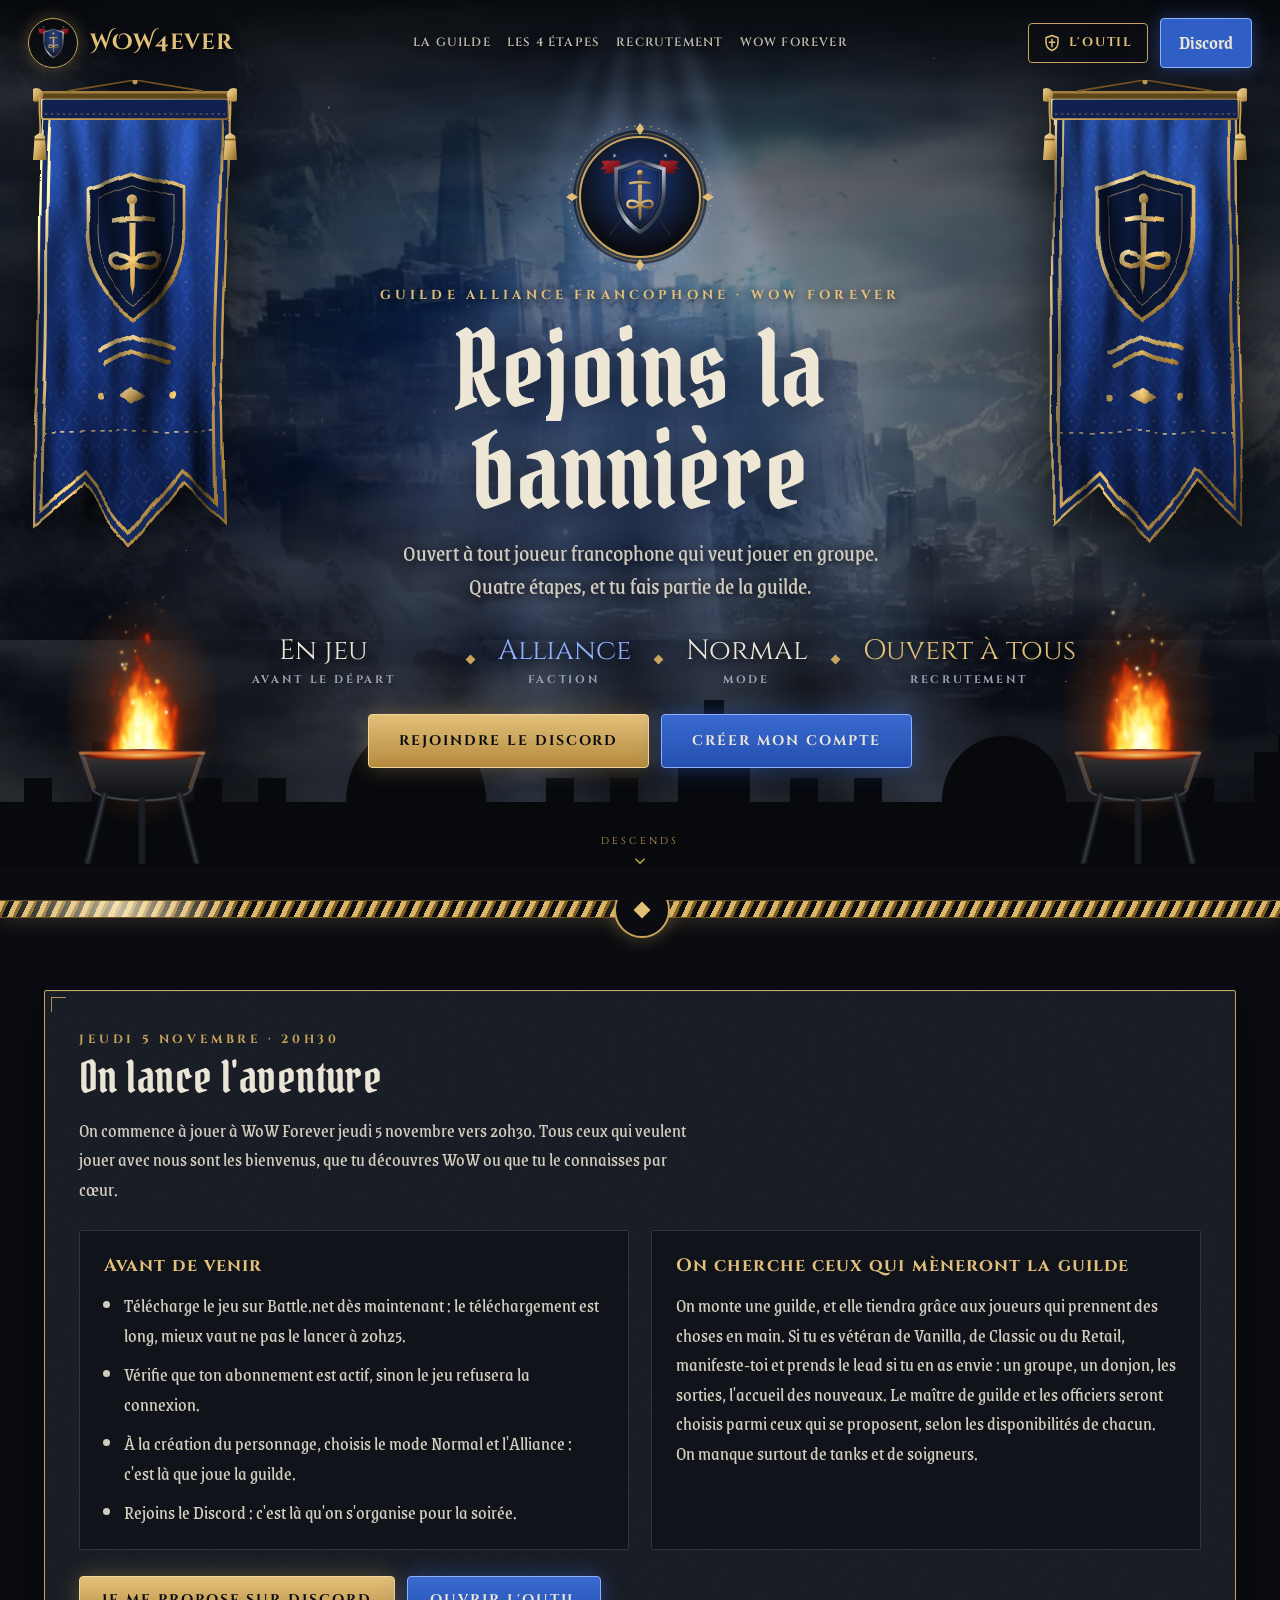
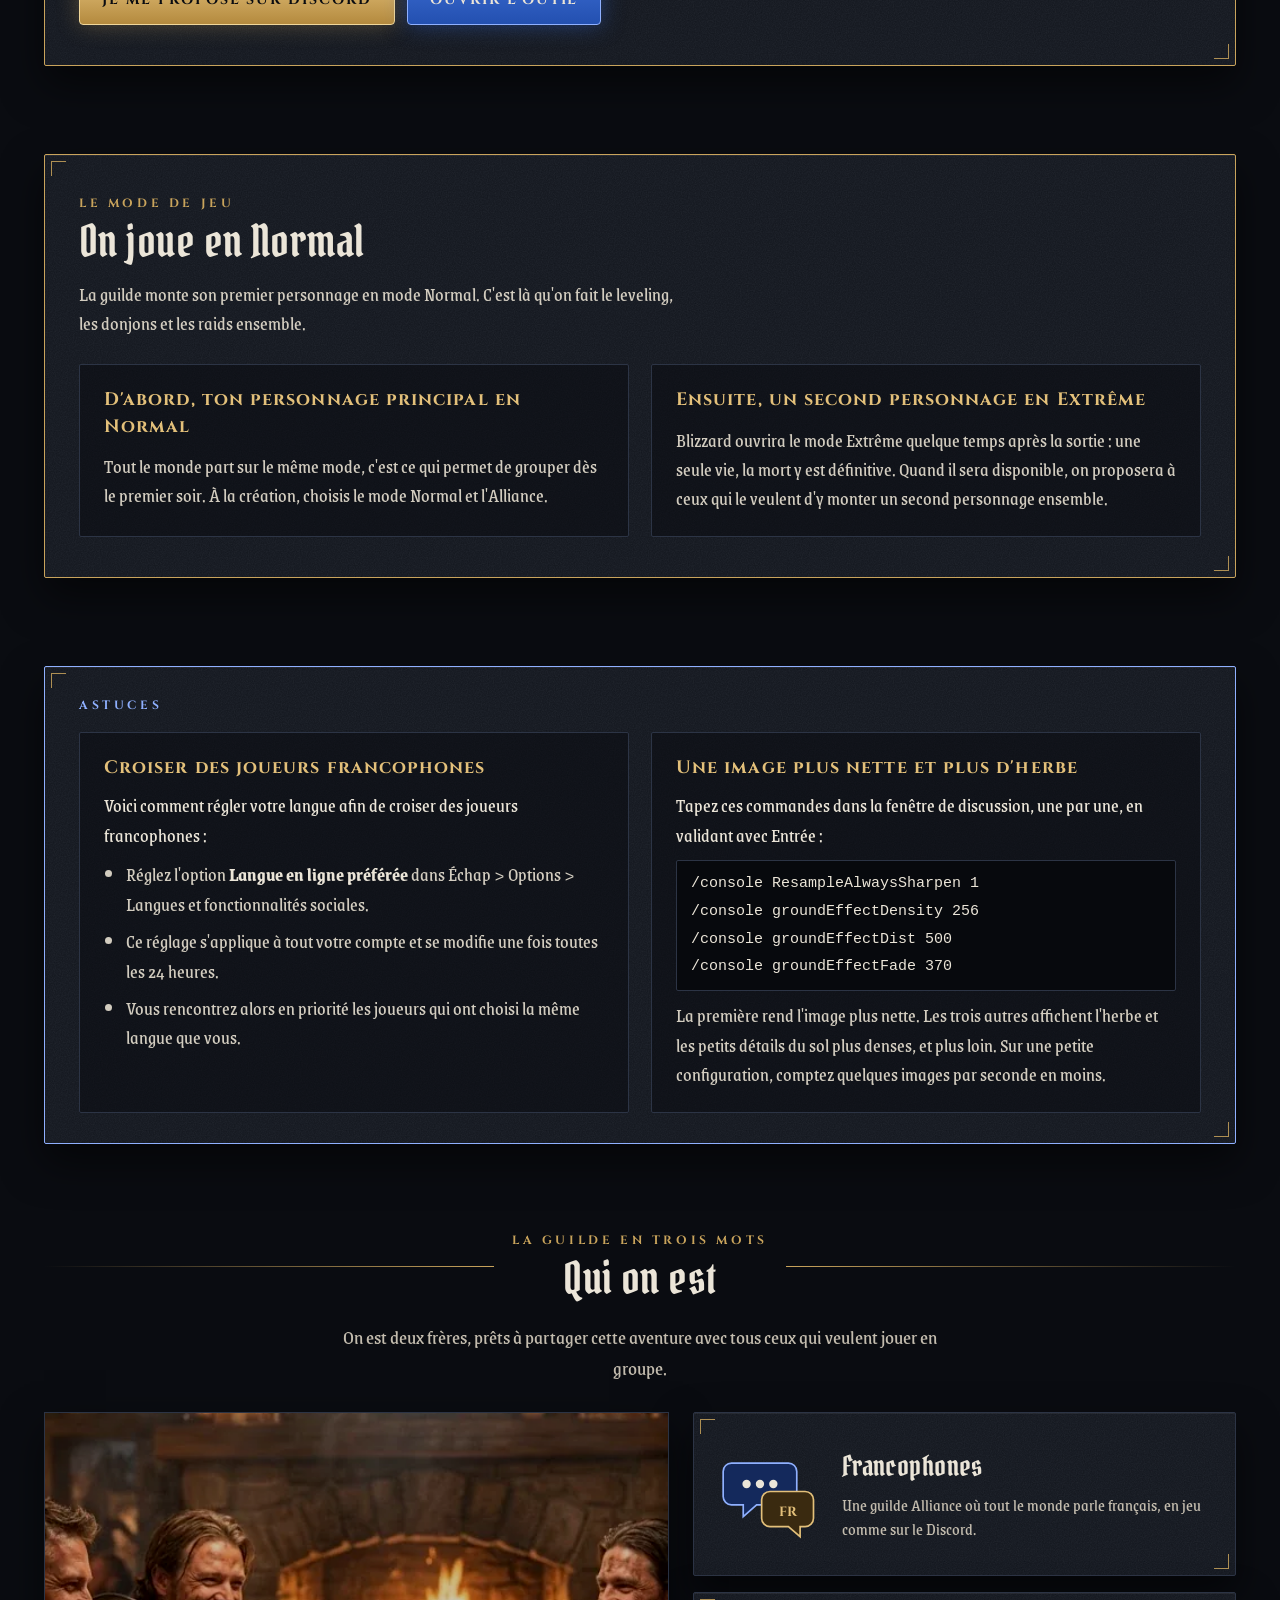
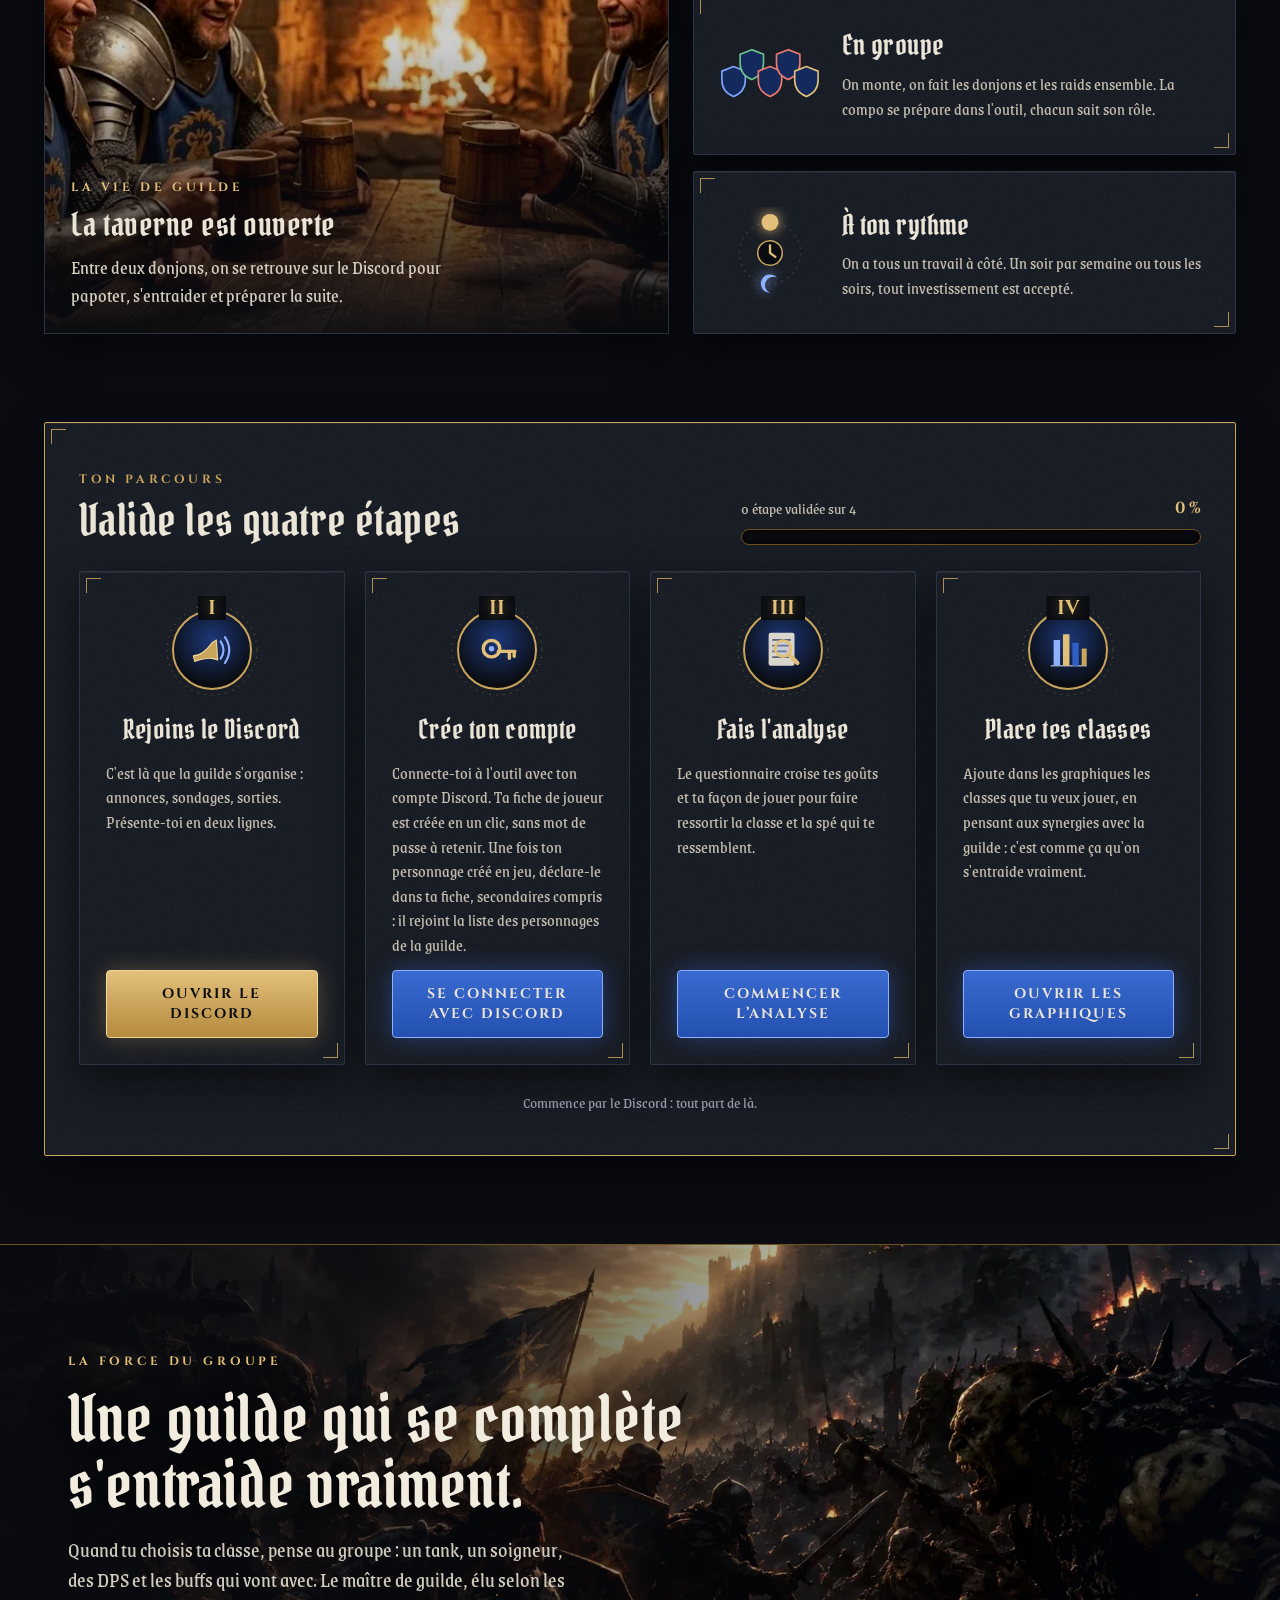
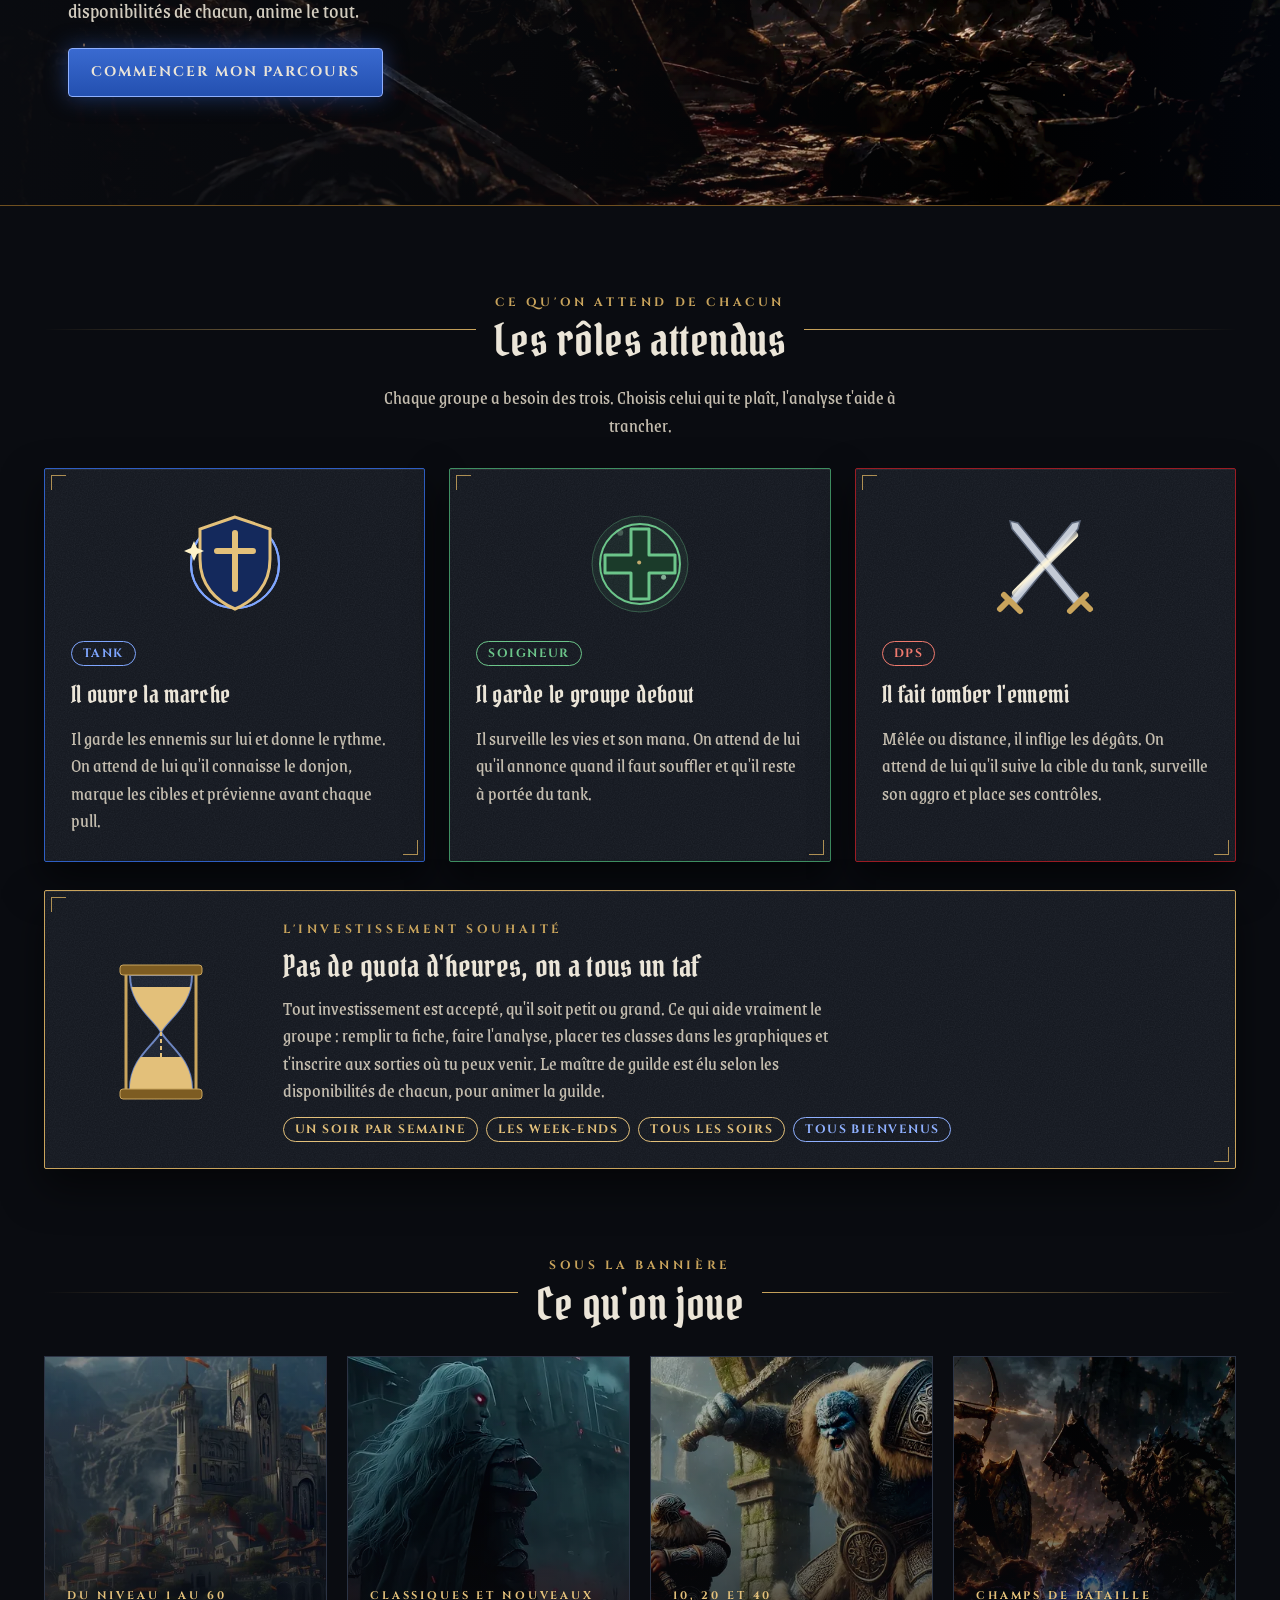
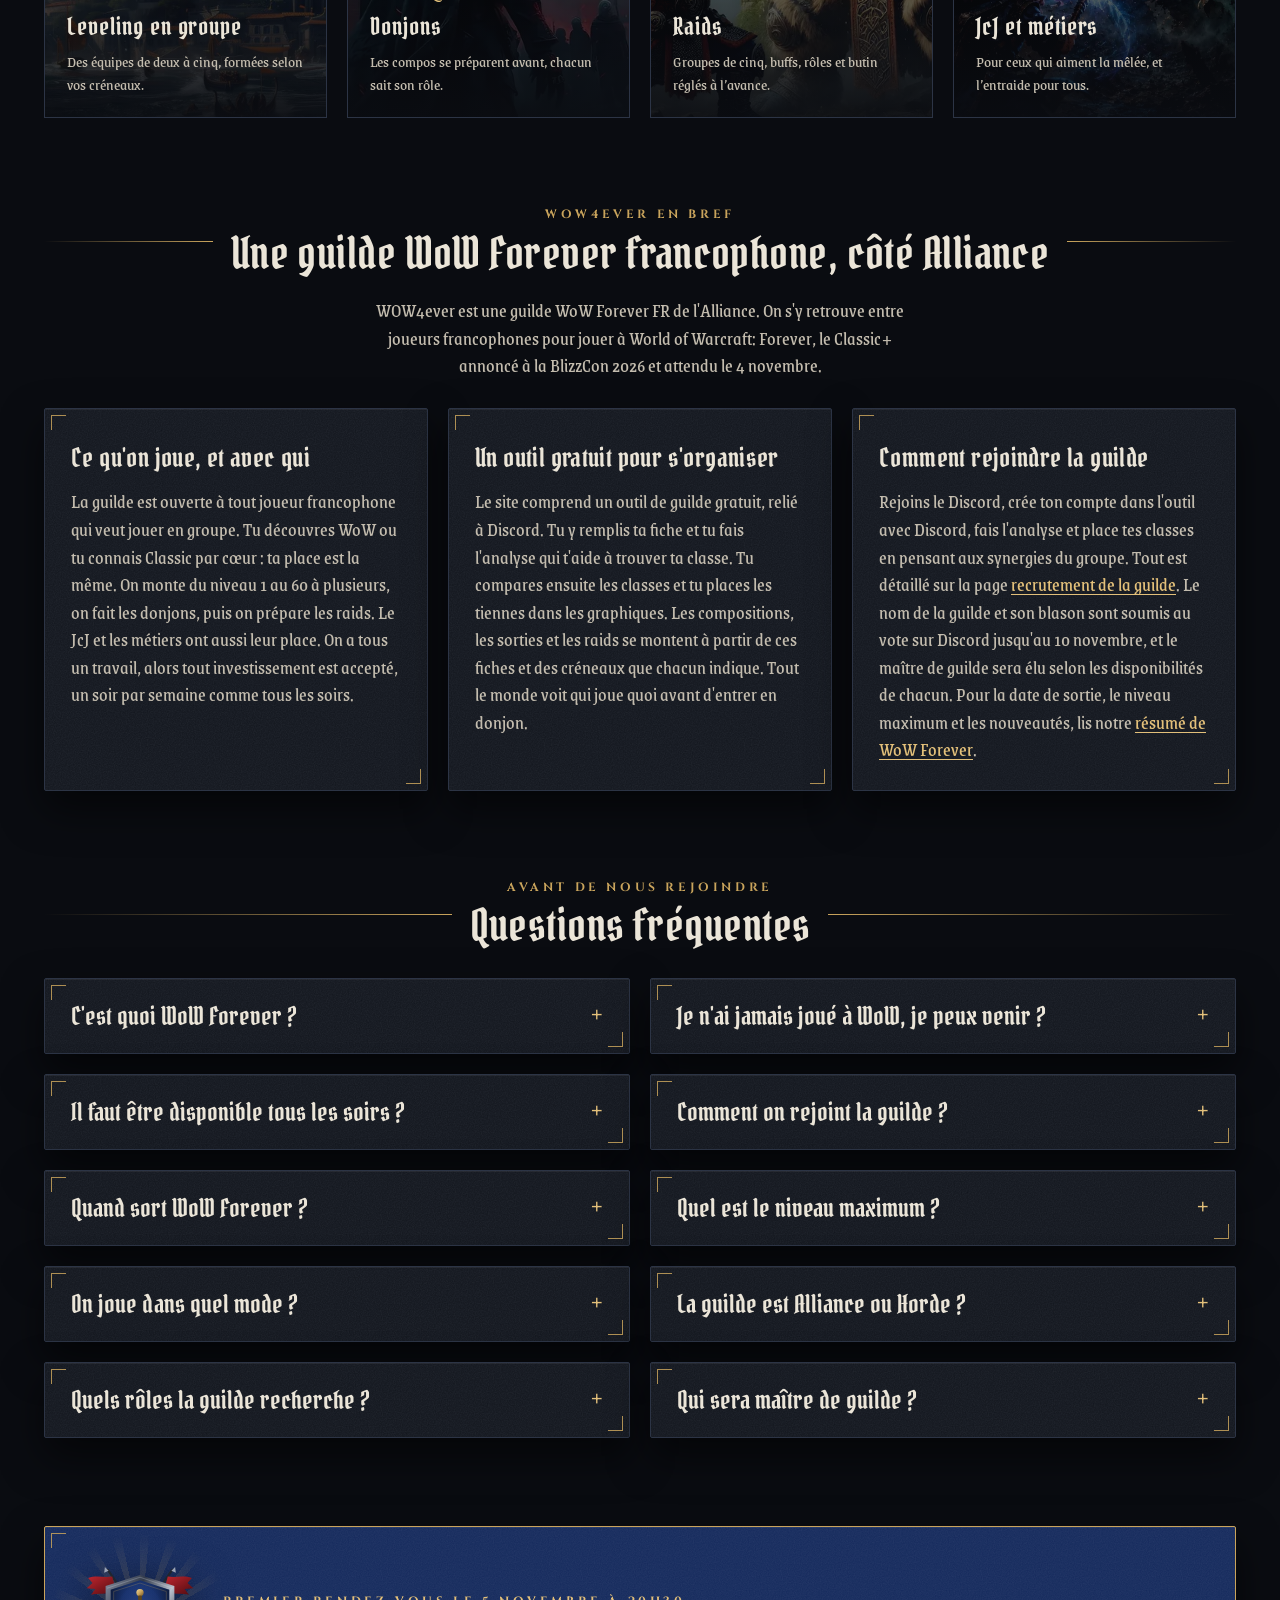
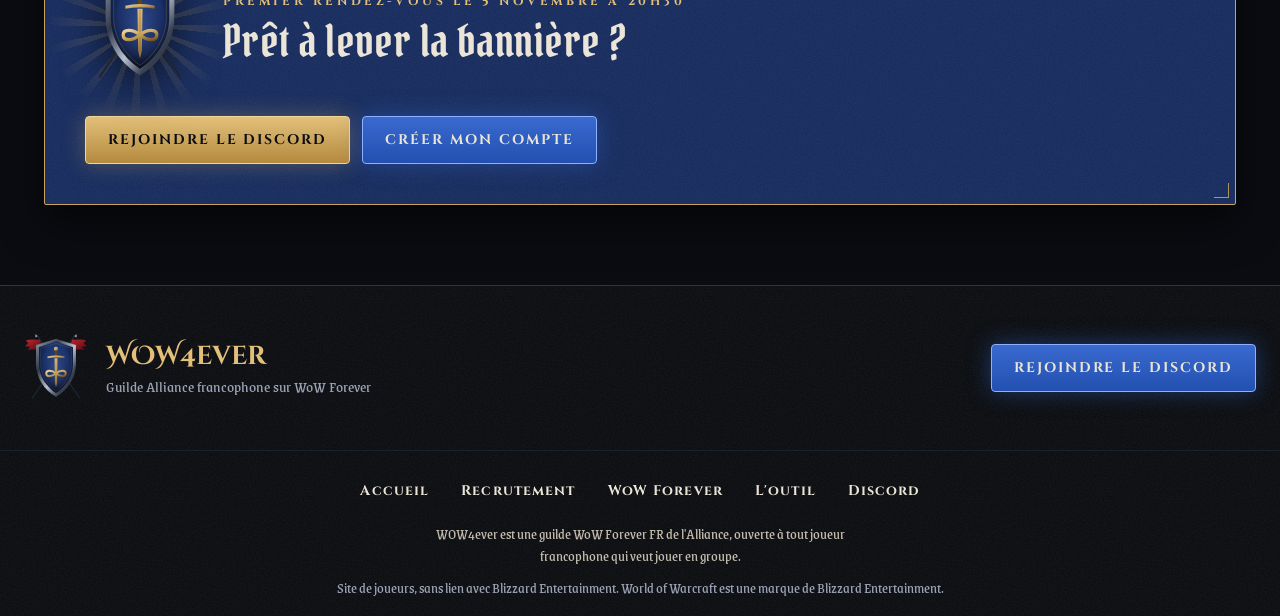
<file: index.html>
<!doctype html>
<html lang="fr">
<head>
<meta charset="utf-8">
<script>if (/[?&](code|error)=/.test(location.search)) location.replace("outil/" + location.search + location.hash)</script>
<meta name="viewport" content="width=device-width,initial-scale=1,viewport-fit=cover">
<title>Guilde WoW Forever FR · WOW4ever, Alliance francophone</title>
<meta name="description" content="WOW4ever, guilde Alliance francophone sur WoW Forever (Classic+), sortie le 4 novembre 2026. Débutants et vétérans bienvenus, recrutement sur Discord.">
<meta name="keywords" content="guilde wow forever, guilde wow forever fr, guilde francophone wow forever, guilde alliance wow forever, recrutement guilde wow forever, rejoindre une guilde wow forever, wow forever français, guilde classic+ fr, WOW4ever">
<link rel="canonical" href="https://wow4ever.github.io/">
<link rel="alternate" hreflang="fr" href="https://wow4ever.github.io/">
<link rel="alternate" hreflang="x-default" href="https://wow4ever.github.io/">
<meta name="robots" content="index,follow,max-image-preview:large">
<meta name="google-site-verification" content="Ni1_SvJQwqWGYwTKA93VeOme2U2B8wUcDjZlLH7F2qY">
<meta name="theme-color" content="#14244d">
<meta property="og:type" content="website">
<meta property="og:locale" content="fr_FR">
<meta property="og:site_name" content="WOW4ever">
<meta property="og:title" content="Guilde WoW Forever FR · WOW4ever, Alliance francophone">
<meta property="og:description" content="Guilde Alliance francophone sur WoW Forever : leveling en groupe, donjons, raids et JcJ. Débutants et vétérans bienvenus, rejoins-nous sur Discord.">
<meta property="og:url" content="https://wow4ever.github.io/">
<meta property="og:image" content="https://wow4ever.github.io/og.png">
<meta property="og:image:width" content="1200">
<meta property="og:image:height" content="630">
<meta property="og:image:alt" content="Blason de la guilde WOW4ever, guilde Alliance francophone sur WoW Forever">
<meta name="twitter:card" content="summary_large_image">
<meta name="twitter:title" content="Guilde WoW Forever FR · WOW4ever, Alliance francophone">
<meta name="twitter:description" content="Guilde Alliance francophone sur WoW Forever : leveling en groupe, donjons, raids et JcJ. Rejoins-nous sur Discord.">
<meta name="twitter:image" content="https://wow4ever.github.io/og.png">
<meta name="twitter:image:alt" content="Blason de la guilde WOW4ever, guilde Alliance francophone sur WoW Forever">
<link rel="icon" href="data:image/svg+xml,%3Csvg xmlns='http://www.w3.org/2000/svg' viewBox='0 0 64 64'%3E%3Cpath d='M32 4 8 12v18c0 15 10 26 24 30 14-4 24-15 24-30V12z' fill='%23142a5c' stroke='%23d4a93a' stroke-width='4'/%3E%3Cpath d='M32 18v28M22 28h20' stroke='%23d4a93a' stroke-width='5' stroke-linecap='round'/%3E%3C/svg%3E">
<script type="application/ld+json">
{"@context":"https://schema.org","@graph":[
{"@type":"WebSite","@id":"https://wow4ever.github.io/#website","url":"https://wow4ever.github.io/","name":"WOW4ever","alternateName":"Guilde WOW4ever","inLanguage":"fr-FR","publisher":{"@id":"https://wow4ever.github.io/#organization"}},
{"@type":"Organization","@id":"https://wow4ever.github.io/#organization","name":"WOW4ever","alternateName":"Guilde WOW4ever","url":"https://wow4ever.github.io/","logo":"https://wow4ever.github.io/img/logo-wow4ever.png","description":"Guilde Alliance francophone sur WoW Forever : leveling en groupe, donjons, raids et JcJ.","sameAs":["https://discord.gg/2EJUvwRDWz"]},
{"@type":"WebPage","@id":"https://wow4ever.github.io/#webpage","url":"https://wow4ever.github.io/","name":"Guilde WoW Forever FR · WOW4ever, Alliance francophone","description":"WOW4ever, guilde Alliance francophone sur WoW Forever (Classic+), sortie le 4 novembre 2026. Débutants et vétérans bienvenus, recrutement sur Discord.","inLanguage":"fr-FR","isPartOf":{"@id":"https://wow4ever.github.io/#website"},"publisher":{"@id":"https://wow4ever.github.io/#organization"},"primaryImageOfPage":{"@type":"ImageObject","url":"https://wow4ever.github.io/og.png","width":1200,"height":630},"about":{"@type":"VideoGame","name":"World of Warcraft: Forever","alternateName":["WoW Forever","Classic+"],"publisher":{"@type":"Organization","name":"Blizzard Entertainment"}}},
{"@type": "FAQPage", "@id": "https://wow4ever.github.io/#faq", "url": "https://wow4ever.github.io/", "inLanguage": "fr-FR", "isPartOf": {"@id": "https://wow4ever.github.io/#website"}, "mainEntity": [{"@type": "Question", "name": "C'est quoi WoW Forever ?", "acceptedAnswer": {"@type": "Answer", "text": "La version Classic+ de World of Warcraft, qui sort le 4 novembre 2026 : l'esprit du jeu d'origine, avec du nouveau contenu comme des donjons inédits."}}, {"@type": "Question", "name": "Je n'ai jamais joué à WoW, je peux venir ?", "acceptedAnswer": {"@type": "Answer", "text": "Oui. Certains membres découvrent le jeu : on t'aide à choisir ta classe, on monte de niveau en groupe et on explique les donjons avant d'y aller."}}, {"@type": "Question", "name": "Il faut être disponible tous les soirs ?", "acceptedAnswer": {"@type": "Answer", "text": "Non. Chacun indique ses créneaux dans l'outil, et les sorties sont proposées aux moments où le plus de monde peut jouer."}}, {"@type": "Question", "name": "Comment on rejoint la guilde ?", "acceptedAnswer": {"@type": "Answer", "text": "Rejoins le Discord, présente-toi en quelques mots, puis connecte-toi à l'outil avec ton compte Discord pour remplir ta fiche. Une fois ton personnage créé en jeu, déclare-le dans ta fiche : il apparaît dans la liste des personnages de la guilde."}}, {"@type": "Question", "name": "Quand sort WoW Forever ?", "acceptedAnswer": {"@type": "Answer", "text": "La sortie est annoncée le 4 novembre 2026. Certaines sources européennes indiquent le 5 novembre, selon le fuseau horaire."}}, {"@type": "Question", "name": "Quel est le niveau maximum ?", "acceptedAnswer": {"@type": "Answer", "text": "Le niveau 60, sur les continents d'origine. L'histoire se situe avant le Cœur du Magma."}}, {"@type": "Question", "name": "On joue dans quel mode ?", "acceptedAnswer": {"@type": "Answer", "text": "En Normal pour le personnage principal. Quand le mode Extrême ouvrira, quelque temps après la sortie, on proposera de monter un second personnage dans ce mode."}}, {"@type": "Question", "name": "La guilde est Alliance ou Horde ?", "acceptedAnswer": {"@type": "Answer", "text": "Alliance. Les Skyborne, nouvelle race de hauts-elfes exilés, sont jouables dans les deux factions, donc aussi chez nous."}}, {"@type": "Question", "name": "Quels rôles la guilde recherche ?", "acceptedAnswer": {"@type": "Answer", "text": "Des tanks, des soigneurs et des DPS, car chaque groupe a besoin des trois. L'analyse de l'outil t'aide à choisir, puis tu places tes classes dans les graphiques."}}, {"@type": "Question", "name": "Qui sera maître de guilde ?", "acceptedAnswer": {"@type": "Answer", "text": "Personne n'est désigné d'avance. Le maître de guilde est élu selon les disponibilités de chacun, pour animer la guilde."}}]}
]}
</script>
<link rel="preload" as="image" href="/img/forteresse-neige-1024.webp" imagesrcset="/img/forteresse-neige-640.webp 640w, /img/forteresse-neige-1024.webp 1024w, /img/forteresse-neige-1600.webp 1600w" imagesizes="(min-width: 1925px) calc(100vw + 180px), 2104px" fetchpriority="high">
<link rel="preconnect" href="https://fonts.googleapis.com">
<link rel="preconnect" href="https://fonts.gstatic.com" crossorigin>
<link href="https://fonts.googleapis.com/css2?family=Cinzel:wght@500;600;700&amp;family=Cinzel+Decorative:wght@700&amp;family=Grenze:ital,wght@0,400;0,500;0,600;0,700;1,400&amp;family=Pirata+One&amp;display=swap" rel="stylesheet">
<link rel="stylesheet" href="/assets/guilde.css">
</head>
<body>
<div class="b-root">

<section class="b-hero" data-hero style="position: relative; height: 900px; overflow: hidden; background: #0a0c11">
<div style="position: absolute; inset: -90px; transform: translate3d(0px, 0px, 0) scale(1.1); will-change: transform" data-px="bgT">
<img width="1024" height="526" fetchpriority="high" class="b-img b-kb" src="/img/forteresse-neige-1024.webp" srcset="/img/forteresse-neige-640.webp 640w, /img/forteresse-neige-1024.webp 1024w, /img/forteresse-neige-1600.webp 1600w" sizes="(min-width: 1925px) calc(100vw + 180px), 2104px" alt="" style="width: 100%; height: 100%; object-fit: cover; object-position: 36% 42%">
</div>
<div class="b-fog2" style="position: absolute; inset: -60px; transform: translate3d(0px, 0px, 0)" data-px="fog2T"></div>
<div style="position: absolute; inset: 0; background: radial-gradient(60% 66% at 50% 46%, rgba(10,12,17,.08), rgba(10,12,17,.82) 80%), linear-gradient(180deg, rgba(7,9,13,.62) 0%, rgba(20,41,92,.25) 24%, rgba(10,12,17,.1) 56%, #0a0c11 100%)"></div>
<template data-wide><div class="b-rays" style="position: absolute; left: 50%; top: -10%; width: 1600px; height: 1300px; margin-left: -800px"></div>
<div style="position: absolute; inset: 0; background: radial-gradient(440px 440px at 50% 50%, rgba(143,176,255,.17), transparent 70%); pointer-events: none" data-px="spot"></div></template>
<div class="b-fog" style="position: absolute; inset: -60px; transform: translate3d(0px, 0px, 0); will-change: transform" data-px="fogT"></div>
<div class="b-sparks" style="position: absolute; inset: -40px; transform: translate3d(0px, 0px, 0); will-change: transform" data-px="fxT"></div>
<template data-wide><svg class="b-side b-flag" aria-hidden="true" viewBox="0 0 240 600" style="position: absolute; top: 80px; left: 2.6%; width: 204px; height: 510px; z-index: 1; transform: translate3d(0px, 0px, 0); filter: drop-shadow(0 22px 30px rgba(0,0,0,.65))" data-px="banLT">
<defs>
<linearGradient id="vLc" x1="0" y1="0" x2="0" y2="1"><stop offset="0" stop-color="#2a54b0"/><stop offset=".45" stop-color="#17337a"/><stop offset="1" stop-color="#0b1a44"/></linearGradient>
<linearGradient id="vLe" x1="0" y1="0" x2="1" y2="0"><stop offset="0" stop-color="#000" stop-opacity=".45"/><stop offset=".18" stop-color="#000" stop-opacity="0"/><stop offset=".82" stop-color="#000" stop-opacity="0"/><stop offset="1" stop-color="#000" stop-opacity=".45"/></linearGradient>
<linearGradient id="vLg" x1="0" y1="0" x2="1" y2="1"><stop offset="0" stop-color="#f6e2ad"/><stop offset=".5" stop-color="#d4ae62"/><stop offset="1" stop-color="#8a6526"/></linearGradient>
<pattern id="vLd" width="24" height="32" patternUnits="userSpaceOnUse"><path d="M12 2 22 16 12 30 2 16Z" fill="none" stroke="#8fb0ff" stroke-opacity=".09" stroke-width="1.2"/><circle cx="12" cy="16" r="1.6" fill="#e3c07a" fill-opacity=".16"/></pattern>
<filter id="vLw" filterUnits="userSpaceOnUse" x="-100" y="-80" width="440" height="760" color-interpolation-filters="sRGB">
<feTurbulence type="fractalNoise" baseFrequency="0.019 0.0045" numOctaves="2" seed="4" result="n0"/>
<feOffset in="n0" result="n"><animate attributeName="dx" values="0;-70;0" dur="6.5s" repeatCount="indefinite" calcMode="spline" keyTimes="0;.5;1" keySplines=".45 0 .55 1;.45 0 .55 1"/><animate attributeName="dy" values="0;46;0" dur="4.62s" repeatCount="indefinite" calcMode="spline" keyTimes="0;.5;1" keySplines=".45 0 .55 1;.45 0 .55 1"/></feOffset>
<feDiffuseLighting in="n" surfaceScale="9" diffuseConstant="1.3" lighting-color="#ffffff" result="lit"><feDistantLight azimuth="180" elevation="34"/></feDiffuseLighting>
<feComposite in="SourceGraphic" in2="lit" operator="arithmetic" k1="1.22" k2="0" k3="0" k4="0" result="sh"/>
<feComposite in="sh" in2="SourceGraphic" operator="in" result="sh2"/>
<feDisplacementMap in="sh2" in2="n" scale="15" xChannelSelector="R" yChannelSelector="G"/>
</filter>
<clipPath id="vLk"><path d="M12 30 L228 30 C234 160 222 280 230 390 L232 522 L178 474 L120 548 L62 474 L8 522 L10 390 C18 280 6 160 12 30 Z"><animate attributeName="d" dur="5.6s" repeatCount="indefinite" calcMode="spline" keyTimes="0;0.25;0.5;0.75;1" keySplines=".45 0 .55 1;.45 0 .55 1;.45 0 .55 1;.45 0 .55 1" values="M12 30 L228 30 C234 160 222 280 230 390 L232 522 L178 474 L120 548 L62 474 L8 522 L10 390 C18 280 6 160 12 30 Z;M12 30 L228 30 C226 160 236 280 238 394 L242 518 L186 472 L130 544 L72 476 L18 524 L16 392 C8 280 14 160 12 30 Z;M12 30 L228 30 C236 150 226 276 232 388 L234 526 L180 478 L122 550 L64 472 L6 518 L6 388 C16 276 4 150 12 30 Z;M12 30 L228 30 C230 164 214 284 222 392 L224 520 L172 470 L112 546 L56 476 L0 524 L2 394 C10 284 2 164 12 30 Z;M12 30 L228 30 C234 160 222 280 230 390 L232 522 L178 474 L120 548 L62 474 L8 522 L10 390 C18 280 6 160 12 30 Z"/></path></clipPath>
</defs>
<g filter="url(#vLw)">
<g clip-path="url(#vLk)">
<rect x="-20" y="20" width="280" height="560" fill="url(#vLc)"/>
<rect x="-20" y="20" width="280" height="560" fill="url(#vLd)"/>
<rect x="-20" y="20" width="280" height="560" fill="url(#vLe)"/>
<g transform="translate(27 96) scale(.62)"><path d="M150 22 56 52v84c0 78 46 132 94 160 48-28 94-82 94-160V52Z" fill="#0b1838" stroke="url(#vLg)" stroke-width="7" stroke-linejoin="round"/><path d="M150 44 78 67v69c0 63 37 108 72 133 35-25 72-70 72-133V67Z" fill="none" stroke="#e3c07a" stroke-opacity=".55" stroke-width="2"/><circle cx="150" cy="70" r="10" fill="url(#vLg)"/><path d="M110 106 Q150 97 190 106 L190 114 Q150 108 110 114 Z M143 114 H157 L155 230 L150 250 L145 230 Z M145 78 h10 v26 h-10 z" fill="url(#vLg)"/><path d="M104 186c0-17 26-17 46 0s46 17 46 0-26-17-46 0-46 17-46 0Z" fill="none" stroke="url(#vLg)" stroke-width="9" stroke-linejoin="round"/></g>
<path d="M78 318 L120 300 L162 318 M84 334 L120 318 L156 334" fill="none" stroke="url(#vLg)" stroke-width="5" stroke-linejoin="round" stroke-linecap="round"/>
<path d="M104 372 l16 -10 16 10 -16 10z" fill="url(#vLg)"/><circle cx="78" cy="372" r="4" fill="#d4ae62"/><circle cx="162" cy="372" r="4" fill="#d4ae62"/>
<path d="M0 414 H240" stroke="#e3c07a" stroke-width="2" stroke-dasharray="5 6" stroke-opacity=".75"/>
<path d="M12 30 L228 30 C234 160 222 280 230 390 L232 522 L178 474 L120 548 L62 474 L8 522 L10 390 C18 280 6 160 12 30 Z" fill="none" stroke="url(#vLg)" stroke-width="22"><animate attributeName="d" dur="5.6s" repeatCount="indefinite" calcMode="spline" keyTimes="0;0.25;0.5;0.75;1" keySplines=".45 0 .55 1;.45 0 .55 1;.45 0 .55 1;.45 0 .55 1" values="M12 30 L228 30 C234 160 222 280 230 390 L232 522 L178 474 L120 548 L62 474 L8 522 L10 390 C18 280 6 160 12 30 Z;M12 30 L228 30 C226 160 236 280 238 394 L242 518 L186 472 L130 544 L72 476 L18 524 L16 392 C8 280 14 160 12 30 Z;M12 30 L228 30 C236 150 226 276 232 388 L234 526 L180 478 L122 550 L64 472 L6 518 L6 388 C16 276 4 150 12 30 Z;M12 30 L228 30 C230 164 214 284 222 392 L224 520 L172 470 L112 546 L56 476 L0 524 L2 394 C10 284 2 164 12 30 Z;M12 30 L228 30 C234 160 222 280 230 390 L232 522 L178 474 L120 548 L62 474 L8 522 L10 390 C18 280 6 160 12 30 Z"/></path>
<path d="M12 30 L228 30 C234 160 222 280 230 390 L232 522 L178 474 L120 548 L62 474 L8 522 L10 390 C18 280 6 160 12 30 Z" fill="none" stroke="#14295c" stroke-width="15"><animate attributeName="d" dur="5.6s" repeatCount="indefinite" calcMode="spline" keyTimes="0;0.25;0.5;0.75;1" keySplines=".45 0 .55 1;.45 0 .55 1;.45 0 .55 1;.45 0 .55 1" values="M12 30 L228 30 C234 160 222 280 230 390 L232 522 L178 474 L120 548 L62 474 L8 522 L10 390 C18 280 6 160 12 30 Z;M12 30 L228 30 C226 160 236 280 238 394 L242 518 L186 472 L130 544 L72 476 L18 524 L16 392 C8 280 14 160 12 30 Z;M12 30 L228 30 C236 150 226 276 232 388 L234 526 L180 478 L122 550 L64 472 L6 518 L6 388 C16 276 4 150 12 30 Z;M12 30 L228 30 C230 164 214 284 222 392 L224 520 L172 470 L112 546 L56 476 L0 524 L2 394 C10 284 2 164 12 30 Z;M12 30 L228 30 C234 160 222 280 230 390 L232 522 L178 474 L120 548 L62 474 L8 522 L10 390 C18 280 6 160 12 30 Z"/></path>
</g>
<path d="M12 30 L228 30 C234 160 222 280 230 390 L232 522 L178 474 L120 548 L62 474 L8 522 L10 390 C18 280 6 160 12 30 Z" fill="none" stroke="url(#vLg)" stroke-width="3"><animate attributeName="d" dur="5.6s" repeatCount="indefinite" calcMode="spline" keyTimes="0;0.25;0.5;0.75;1" keySplines=".45 0 .55 1;.45 0 .55 1;.45 0 .55 1;.45 0 .55 1" values="M12 30 L228 30 C234 160 222 280 230 390 L232 522 L178 474 L120 548 L62 474 L8 522 L10 390 C18 280 6 160 12 30 Z;M12 30 L228 30 C226 160 236 280 238 394 L242 518 L186 472 L130 544 L72 476 L18 524 L16 392 C8 280 14 160 12 30 Z;M12 30 L228 30 C236 150 226 276 232 388 L234 526 L180 478 L122 550 L64 472 L6 518 L6 388 C16 276 4 150 12 30 Z;M12 30 L228 30 C230 164 214 284 222 392 L224 520 L172 470 L112 546 L56 476 L0 524 L2 394 C10 284 2 164 12 30 Z;M12 30 L228 30 C234 160 222 280 230 390 L232 522 L178 474 L120 548 L62 474 L8 522 L10 390 C18 280 6 160 12 30 Z"/></path>
</g>
<rect x="10" y="22" width="220" height="24" rx="3" fill="#10214f" stroke="url(#vLg)" stroke-width="2"/>
<path d="M14 40 H226" stroke="#e3c07a" stroke-opacity=".6" stroke-width="1" stroke-dasharray="3 4"/>
<rect x="0" y="13" width="240" height="9" rx="4" fill="#5e451a"/><rect x="0" y="13" width="240" height="3" rx="1.5" fill="#d4ae62" fill-opacity=".6"/>
<circle cx="4" cy="17.5" r="8" fill="url(#vLg)"/><circle cx="236" cy="17.5" r="8" fill="url(#vLg)"/>
<path d="M40 13 L120 0 L200 13" fill="none" stroke="#7d5c22" stroke-width="2"/><circle cx="120" cy="2" r="3" fill="#d4ae62"/>
<g class="b-tassel" style="transform-origin: 8px 20px"><path d="M8 20 C6 40 10 52 8 64" fill="none" stroke="#c9a45c" stroke-width="2"/><path d="M8 62 l-6 4 l-2 28 h16 l-2 -28z" fill="url(#vLg)"/><path d="M2 70 h12" stroke="#7d5c22" stroke-width="2"/></g>
<g class="b-tassel b-tassel2" style="transform-origin: 232px 20px"><path d="M232 20 C234 40 230 52 232 64" fill="none" stroke="#c9a45c" stroke-width="2"/><path d="M232 62 l-6 4 l-2 28 h16 l-2 -28z" fill="url(#vLg)"/><path d="M226 70 h12" stroke="#7d5c22" stroke-width="2"/></g>
</svg></template>
<template data-wide><svg class="b-side b-flag" aria-hidden="true" viewBox="0 0 240 600" style="position: absolute; top: 80px; right: 2.6%; width: 204px; height: 510px; z-index: 1; transform: translate3d(0px, 0px, 0); filter: drop-shadow(0 22px 30px rgba(0,0,0,.65))" data-px="banRT">
<defs>
<linearGradient id="vRc" x1="0" y1="0" x2="0" y2="1"><stop offset="0" stop-color="#2a54b0"/><stop offset=".45" stop-color="#17337a"/><stop offset="1" stop-color="#0b1a44"/></linearGradient>
<linearGradient id="vRe" x1="0" y1="0" x2="1" y2="0"><stop offset="0" stop-color="#000" stop-opacity=".45"/><stop offset=".18" stop-color="#000" stop-opacity="0"/><stop offset=".82" stop-color="#000" stop-opacity="0"/><stop offset="1" stop-color="#000" stop-opacity=".45"/></linearGradient>
<linearGradient id="vRg" x1="0" y1="0" x2="1" y2="1"><stop offset="0" stop-color="#f6e2ad"/><stop offset=".5" stop-color="#d4ae62"/><stop offset="1" stop-color="#8a6526"/></linearGradient>
<pattern id="vRd" width="24" height="32" patternUnits="userSpaceOnUse"><path d="M12 2 22 16 12 30 2 16Z" fill="none" stroke="#8fb0ff" stroke-opacity=".09" stroke-width="1.2"/><circle cx="12" cy="16" r="1.6" fill="#e3c07a" fill-opacity=".16"/></pattern>
<filter id="vRw" filterUnits="userSpaceOnUse" x="-100" y="-80" width="440" height="760" color-interpolation-filters="sRGB">
<feTurbulence type="fractalNoise" baseFrequency="0.019 0.0045" numOctaves="2" seed="11" result="n0"/>
<feOffset in="n0" result="n"><animate attributeName="dx" values="0;-64;0" dur="7.3s" repeatCount="indefinite" calcMode="spline" keyTimes="0;.5;1" keySplines=".45 0 .55 1;.45 0 .55 1"/><animate attributeName="dy" values="0;40;0" dur="5.18s" repeatCount="indefinite" calcMode="spline" keyTimes="0;.5;1" keySplines=".45 0 .55 1;.45 0 .55 1"/></feOffset>
<feDiffuseLighting in="n" surfaceScale="9" diffuseConstant="1.3" lighting-color="#ffffff" result="lit"><feDistantLight azimuth="180" elevation="34"/></feDiffuseLighting>
<feComposite in="SourceGraphic" in2="lit" operator="arithmetic" k1="1.22" k2="0" k3="0" k4="0" result="sh"/>
<feComposite in="sh" in2="SourceGraphic" operator="in" result="sh2"/>
<feDisplacementMap in="sh2" in2="n" scale="15" xChannelSelector="R" yChannelSelector="G"/>
</filter>
<clipPath id="vRk"><path d="M12 30 L228 30 C236 150 226 276 232 388 L234 526 L180 478 L122 550 L64 472 L6 518 L6 388 C16 276 4 150 12 30 Z"><animate attributeName="d" dur="6.2s" repeatCount="indefinite" calcMode="spline" keyTimes="0;0.25;0.5;0.75;1" keySplines=".45 0 .55 1;.45 0 .55 1;.45 0 .55 1;.45 0 .55 1" values="M12 30 L228 30 C236 150 226 276 232 388 L234 526 L180 478 L122 550 L64 472 L6 518 L6 388 C16 276 4 150 12 30 Z;M12 30 L228 30 C230 164 214 284 222 392 L224 520 L172 470 L112 546 L56 476 L0 524 L2 394 C10 284 2 164 12 30 Z;M12 30 L228 30 C234 160 222 280 230 390 L232 522 L178 474 L120 548 L62 474 L8 522 L10 390 C18 280 6 160 12 30 Z;M12 30 L228 30 C226 160 236 280 238 394 L242 518 L186 472 L130 544 L72 476 L18 524 L16 392 C8 280 14 160 12 30 Z;M12 30 L228 30 C236 150 226 276 232 388 L234 526 L180 478 L122 550 L64 472 L6 518 L6 388 C16 276 4 150 12 30 Z"/></path></clipPath>
</defs>
<g filter="url(#vRw)">
<g clip-path="url(#vRk)">
<rect x="-20" y="20" width="280" height="560" fill="url(#vRc)"/>
<rect x="-20" y="20" width="280" height="560" fill="url(#vRd)"/>
<rect x="-20" y="20" width="280" height="560" fill="url(#vRe)"/>
<g transform="translate(27 96) scale(.62)"><path d="M150 22 56 52v84c0 78 46 132 94 160 48-28 94-82 94-160V52Z" fill="#0b1838" stroke="url(#vRg)" stroke-width="7" stroke-linejoin="round"/><path d="M150 44 78 67v69c0 63 37 108 72 133 35-25 72-70 72-133V67Z" fill="none" stroke="#e3c07a" stroke-opacity=".55" stroke-width="2"/><circle cx="150" cy="70" r="10" fill="url(#vRg)"/><path d="M110 106 Q150 97 190 106 L190 114 Q150 108 110 114 Z M143 114 H157 L155 230 L150 250 L145 230 Z M145 78 h10 v26 h-10 z" fill="url(#vRg)"/><path d="M104 186c0-17 26-17 46 0s46 17 46 0-26-17-46 0-46 17-46 0Z" fill="none" stroke="url(#vRg)" stroke-width="9" stroke-linejoin="round"/></g>
<path d="M78 318 L120 300 L162 318 M84 334 L120 318 L156 334" fill="none" stroke="url(#vRg)" stroke-width="5" stroke-linejoin="round" stroke-linecap="round"/>
<path d="M104 372 l16 -10 16 10 -16 10z" fill="url(#vRg)"/><circle cx="78" cy="372" r="4" fill="#d4ae62"/><circle cx="162" cy="372" r="4" fill="#d4ae62"/>
<path d="M0 414 H240" stroke="#e3c07a" stroke-width="2" stroke-dasharray="5 6" stroke-opacity=".75"/>
<path d="M12 30 L228 30 C236 150 226 276 232 388 L234 526 L180 478 L122 550 L64 472 L6 518 L6 388 C16 276 4 150 12 30 Z" fill="none" stroke="url(#vRg)" stroke-width="22"><animate attributeName="d" dur="6.2s" repeatCount="indefinite" calcMode="spline" keyTimes="0;0.25;0.5;0.75;1" keySplines=".45 0 .55 1;.45 0 .55 1;.45 0 .55 1;.45 0 .55 1" values="M12 30 L228 30 C236 150 226 276 232 388 L234 526 L180 478 L122 550 L64 472 L6 518 L6 388 C16 276 4 150 12 30 Z;M12 30 L228 30 C230 164 214 284 222 392 L224 520 L172 470 L112 546 L56 476 L0 524 L2 394 C10 284 2 164 12 30 Z;M12 30 L228 30 C234 160 222 280 230 390 L232 522 L178 474 L120 548 L62 474 L8 522 L10 390 C18 280 6 160 12 30 Z;M12 30 L228 30 C226 160 236 280 238 394 L242 518 L186 472 L130 544 L72 476 L18 524 L16 392 C8 280 14 160 12 30 Z;M12 30 L228 30 C236 150 226 276 232 388 L234 526 L180 478 L122 550 L64 472 L6 518 L6 388 C16 276 4 150 12 30 Z"/></path>
<path d="M12 30 L228 30 C236 150 226 276 232 388 L234 526 L180 478 L122 550 L64 472 L6 518 L6 388 C16 276 4 150 12 30 Z" fill="none" stroke="#14295c" stroke-width="15"><animate attributeName="d" dur="6.2s" repeatCount="indefinite" calcMode="spline" keyTimes="0;0.25;0.5;0.75;1" keySplines=".45 0 .55 1;.45 0 .55 1;.45 0 .55 1;.45 0 .55 1" values="M12 30 L228 30 C236 150 226 276 232 388 L234 526 L180 478 L122 550 L64 472 L6 518 L6 388 C16 276 4 150 12 30 Z;M12 30 L228 30 C230 164 214 284 222 392 L224 520 L172 470 L112 546 L56 476 L0 524 L2 394 C10 284 2 164 12 30 Z;M12 30 L228 30 C234 160 222 280 230 390 L232 522 L178 474 L120 548 L62 474 L8 522 L10 390 C18 280 6 160 12 30 Z;M12 30 L228 30 C226 160 236 280 238 394 L242 518 L186 472 L130 544 L72 476 L18 524 L16 392 C8 280 14 160 12 30 Z;M12 30 L228 30 C236 150 226 276 232 388 L234 526 L180 478 L122 550 L64 472 L6 518 L6 388 C16 276 4 150 12 30 Z"/></path>
</g>
<path d="M12 30 L228 30 C236 150 226 276 232 388 L234 526 L180 478 L122 550 L64 472 L6 518 L6 388 C16 276 4 150 12 30 Z" fill="none" stroke="url(#vRg)" stroke-width="3"><animate attributeName="d" dur="6.2s" repeatCount="indefinite" calcMode="spline" keyTimes="0;0.25;0.5;0.75;1" keySplines=".45 0 .55 1;.45 0 .55 1;.45 0 .55 1;.45 0 .55 1" values="M12 30 L228 30 C236 150 226 276 232 388 L234 526 L180 478 L122 550 L64 472 L6 518 L6 388 C16 276 4 150 12 30 Z;M12 30 L228 30 C230 164 214 284 222 392 L224 520 L172 470 L112 546 L56 476 L0 524 L2 394 C10 284 2 164 12 30 Z;M12 30 L228 30 C234 160 222 280 230 390 L232 522 L178 474 L120 548 L62 474 L8 522 L10 390 C18 280 6 160 12 30 Z;M12 30 L228 30 C226 160 236 280 238 394 L242 518 L186 472 L130 544 L72 476 L18 524 L16 392 C8 280 14 160 12 30 Z;M12 30 L228 30 C236 150 226 276 232 388 L234 526 L180 478 L122 550 L64 472 L6 518 L6 388 C16 276 4 150 12 30 Z"/></path>
</g>
<rect x="10" y="22" width="220" height="24" rx="3" fill="#10214f" stroke="url(#vRg)" stroke-width="2"/>
<path d="M14 40 H226" stroke="#e3c07a" stroke-opacity=".6" stroke-width="1" stroke-dasharray="3 4"/>
<rect x="0" y="13" width="240" height="9" rx="4" fill="#5e451a"/><rect x="0" y="13" width="240" height="3" rx="1.5" fill="#d4ae62" fill-opacity=".6"/>
<circle cx="4" cy="17.5" r="8" fill="url(#vRg)"/><circle cx="236" cy="17.5" r="8" fill="url(#vRg)"/>
<path d="M40 13 L120 0 L200 13" fill="none" stroke="#7d5c22" stroke-width="2"/><circle cx="120" cy="2" r="3" fill="#d4ae62"/>
<g class="b-tassel" style="transform-origin: 8px 20px"><path d="M8 20 C6 40 10 52 8 64" fill="none" stroke="#c9a45c" stroke-width="2"/><path d="M8 62 l-6 4 l-2 28 h16 l-2 -28z" fill="url(#vRg)"/><path d="M2 70 h12" stroke="#7d5c22" stroke-width="2"/></g>
<g class="b-tassel b-tassel2" style="transform-origin: 232px 20px"><path d="M232 20 C234 40 230 52 232 64" fill="none" stroke="#c9a45c" stroke-width="2"/><path d="M232 62 l-6 4 l-2 28 h16 l-2 -28z" fill="url(#vRg)"/><path d="M226 70 h12" stroke="#7d5c22" stroke-width="2"/></g>
</svg></template>
<svg aria-hidden="true" viewBox="0 0 1440 220" preserveAspectRatio="xMidYMax slice" style="position: absolute; left: -40px; right: -40px; bottom: -2px; width: calc(100% + 80px); height: 220px; z-index: 1; transform: translate3d(0px, 0px, 0)" data-px="fgT">
<path fill="#07090d" d="M0 220V120h40V96h28v24h36V96h28v24h40V60h22v-18h18v18h22v60h40V96h28v24h36V96h28v24h60c0-46 34-78 70-78s70 32 70 78h60V96h28v24h36V96h28v24h40V40h26V18h20v22h26v80h40V96h28v24h36V96h28v24h60c0-40 30-66 62-66s62 26 62 66h56V96h28v24h36V96h28v24h40V70h24V52h18v18h24v50h40V96h28v24h36V96h28v24h12v100z"/>
<path fill="#0a0c11" d="M0 220v-34h1440v34z"/>
</svg>
<template data-wide><svg class="b-side b-braz" aria-hidden="true" viewBox="0 -60 160 360" style="position: absolute; bottom: 36px; left: 5.2%; width: 150px; height: 338px; z-index: 2; transform: translate3d(0px, 0px, 0)" data-px="brazT">
<defs>
<radialGradient id="wLsh" gradientUnits="userSpaceOnUse" cx="80" cy="190" r="68" gradientTransform="translate(80 190) scale(1 2.5) translate(-80 -190)">
<stop offset="0" stop-color="#fff"/><stop offset=".3" stop-color="#d0d0d0"/><stop offset=".62" stop-color="#666"/><stop offset="1" stop-color="#000"/>
<animate attributeName="cx" values="80;84;77;82;80" dur="3.1s" repeatCount="indefinite"/>
<animate attributeName="r" values="68;72;65;70;68" dur="1.3s" repeatCount="indefinite"/>
</radialGradient>
<radialGradient id="wLsk" gradientUnits="userSpaceOnUse" cx="80" cy="188" r="42" gradientTransform="translate(80 188) scale(1 3) translate(-80 -188)">
<stop offset="0" stop-color="#fff"/><stop offset=".35" stop-color="#cfcfcf"/><stop offset=".7" stop-color="#5a5a5a"/><stop offset="1" stop-color="#000"/>
<animate attributeName="cx" values="80;77;82;79;80" dur="2.3s" repeatCount="indefinite"/>
<animate attributeName="r" values="42;46;40;44;42" dur=".9s" repeatCount="indefinite"/>
</radialGradient>
<radialGradient id="wLh" cx=".5" cy=".5" r=".5"><stop offset="0" stop-color="#ff9a4a" stop-opacity=".66"/><stop offset=".45" stop-color="#ff6a1a" stop-opacity=".22"/><stop offset="1" stop-color="#ff6a1a" stop-opacity="0"/></radialGradient>
<radialGradient id="wLc" cx=".5" cy=".5" r=".5"><stop offset="0" stop-color="#fff1b0"/><stop offset=".35" stop-color="#ff9a2e"/><stop offset=".75" stop-color="#c2310c"/><stop offset="1" stop-color="#3a0a04"/></radialGradient>
<linearGradient id="wLb" x1="0" y1="0" x2="0" y2="1"><stop offset="0" stop-color="#4a3a32"/><stop offset=".25" stop-color="#2a2a2e"/><stop offset="1" stop-color="#0e1014"/></linearGradient>
<linearGradient id="wLg" x1="0" y1="0" x2="1" y2="1"><stop offset="0" stop-color="#f6e2ad"/><stop offset=".5" stop-color="#d4ae62"/><stop offset="1" stop-color="#8a6526"/></linearGradient>
<filter id="wLs" x="-100%" y="-100%" width="300%" height="300%"><feGaussianBlur stdDeviation="8"/></filter>
<filter id="wLe" x="-200%" y="-200%" width="500%" height="500%"><feGaussianBlur in="SourceGraphic" stdDeviation="1.6" result="b"/><feMerge><feMergeNode in="b"/><feMergeNode in="SourceGraphic"/></feMerge></filter>
<filter id="wLf" filterUnits="userSpaceOnUse" primitiveUnits="userSpaceOnUse" x="0" y="-60" width="160" height="420" color-interpolation-filters="sRGB">
<feTurbulence type="fractalNoise" baseFrequency="0.045 0.018" numOctaves="3" seed="7" stitchTiles="stitch" x="0" y="0" width="160" height="100" result="ta"/>
<feTile in="ta" result="tta"/>
<feOffset in="tta" result="na"><animate attributeName="dy" from="0" to="-100" dur="1.7s" repeatCount="indefinite"/></feOffset>
<feTurbulence type="fractalNoise" baseFrequency="0.09 0.045" numOctaves="2" seed="12" stitchTiles="stitch" x="0" y="0" width="160" height="100" result="tb"/>
<feTile in="tb" result="ttb"/>
<feOffset in="ttb" result="nb"><animate attributeName="dy" from="0" to="-100" dur="0.8s" repeatCount="indefinite"/></feOffset>
<feComposite in="na" in2="nb" operator="arithmetic" k2=".6" k3=".4" result="n"/>
<feColorMatrix in="n" type="matrix" values="1 0 0 0 0  1 0 0 0 0  1 0 0 0 0  0 0 0 0 1" result="ng"/>
<feComposite in="SourceGraphic" in2="ng" operator="arithmetic" k2="1.5" k3="1.25" k4="-1.2" result="i"><animate attributeName="k4" values="-1.2;-1.12;-1.26;-1.15;-1.2" dur=".9s" repeatCount="indefinite"/></feComposite>
<feColorMatrix in="i" type="matrix" values="1 0 0 0 0  1 0 0 0 0  1 0 0 0 0  1 0 0 0 0" result="ia"/>
<feComponentTransfer in="ia" result="fire">
<feFuncR type="table" tableValues="0 .42 .78 .95 1 1 1"/>
<feFuncG type="table" tableValues="0 .02 .1 .26 .46 .64 .8"/>
<feFuncB type="table" tableValues="0 0 0 .02 .06 .14 .3"/>
<feFuncA type="table" tableValues="0 .25 .7 .92 1 1 1"/>
</feComponentTransfer>
<feGaussianBlur in="fire" stdDeviation="6" result="glow"/>
<feComponentTransfer in="glow" result="glow2"><feFuncA type="linear" slope=".7"/></feComponentTransfer>
<feGaussianBlur in="fire" stdDeviation=".5" result="soft"/>
<feMerge><feMergeNode in="glow2"/><feMergeNode in="soft"/></feMerge>
</filter>
<filter id="wLk" filterUnits="userSpaceOnUse" primitiveUnits="userSpaceOnUse" x="0" y="-60" width="160" height="420" color-interpolation-filters="sRGB">
<feTurbulence type="fractalNoise" baseFrequency="0.06 0.026" numOctaves="3" seed="18" stitchTiles="stitch" x="0" y="0" width="160" height="100" result="ta"/>
<feTile in="ta" result="tta"/>
<feOffset in="tta" result="na"><animate attributeName="dy" from="0" to="-100" dur="1.1s" repeatCount="indefinite"/></feOffset>
<feTurbulence type="fractalNoise" baseFrequency="0.12 0.06" numOctaves="2" seed="23" stitchTiles="stitch" x="0" y="0" width="160" height="100" result="tb"/>
<feTile in="tb" result="ttb"/>
<feOffset in="ttb" result="nb"><animate attributeName="dy" from="0" to="-100" dur="0.55s" repeatCount="indefinite"/></feOffset>
<feComposite in="na" in2="nb" operator="arithmetic" k2=".6" k3=".4" result="n"/>
<feColorMatrix in="n" type="matrix" values="1 0 0 0 0  1 0 0 0 0  1 0 0 0 0  0 0 0 0 1" result="ng"/>
<feComposite in="SourceGraphic" in2="ng" operator="arithmetic" k2="1.5" k3="1.15" k4="-1.2" result="i"><animate attributeName="k4" values="-1.2;-1.12;-1.26;-1.15;-1.2" dur=".9s" repeatCount="indefinite"/></feComposite>
<feColorMatrix in="i" type="matrix" values="1 0 0 0 0  1 0 0 0 0  1 0 0 0 0  1 0 0 0 0" result="ia"/>
<feComponentTransfer in="ia" result="fire">
<feFuncR type="table" tableValues="0 .7 .98 1 1 1 1"/>
<feFuncG type="table" tableValues="0 .12 .42 .7 .88 .97 1"/>
<feFuncB type="table" tableValues="0 0 .04 .16 .42 .72 .96"/>
<feFuncA type="table" tableValues="0 .15 .6 .92 1 1 1"/>
</feComponentTransfer>
<feGaussianBlur in="fire" stdDeviation="6" result="glow"/>
<feComponentTransfer in="glow" result="glow2"><feFuncA type="linear" slope=".7"/></feComponentTransfer>
<feGaussianBlur in="fire" stdDeviation=".5" result="soft"/>
<feMerge><feMergeNode in="glow2"/><feMergeNode in="soft"/></feMerge>
</filter>
</defs>
<ellipse cx="80" cy="140" rx="86" ry="124" fill="url(#wLh)"><animate attributeName="opacity" values="1;.76;.95;.7;1" dur="1.6s" repeatCount="indefinite"/></ellipse>
<g style="mix-blend-mode: screen"><circle r="8" fill="#6b6f78" opacity="0" filter="url(#wLs)"><animateMotion dur="4.2s" begin="0s" repeatCount="indefinite" path="M76 30 C90 0 66 -40 96 -90"/><animate attributeName="r" dur="4.2s" begin="0s" repeatCount="indefinite" values="6;22"/><animate attributeName="opacity" dur="4.2s" begin="0s" repeatCount="indefinite" values="0;.09;0" keyTimes="0;.3;1"/></circle><circle r="8" fill="#6b6f78" opacity="0" filter="url(#wLs)"><animateMotion dur="5.0s" begin="1.6s" repeatCount="indefinite" path="M86 30 C100 0 76 -40 106 -90"/><animate attributeName="r" dur="5.0s" begin="1.6s" repeatCount="indefinite" values="6;22"/><animate attributeName="opacity" dur="5.0s" begin="1.6s" repeatCount="indefinite" values="0;.09;0" keyTimes="0;.3;1"/></circle><circle r="8" fill="#6b6f78" opacity="0" filter="url(#wLs)"><animateMotion dur="4.6s" begin="3.1s" repeatCount="indefinite" path="M70 30 C84 0 60 -40 90 -90"/><animate attributeName="r" dur="4.6s" begin="3.1s" repeatCount="indefinite" values="6;22"/><animate attributeName="opacity" dur="4.6s" begin="3.1s" repeatCount="indefinite" values="0;.09;0" keyTimes="0;.3;1"/></circle></g>
<g filter="url(#wLf)" style="mix-blend-mode: screen"><rect x="0" y="-60" width="160" height="250" fill="url(#wLsh)"/><ellipse cx="0" cy="0" rx="6" ry="11" fill="#8c8c8c" opacity="0"><animateMotion dur="1.48s" begin="0.19s" repeatCount="indefinite" path="M72 112 C78 86 66 58 75 30"/><animate attributeName="opacity" dur="1.48s" begin="0.19s" repeatCount="indefinite" values="0;.6;.3;0" keyTimes="0;.2;.6;1"/><animate attributeName="rx" dur="1.48s" begin="0.19s" repeatCount="indefinite" values="6;4;1.5"/><animate attributeName="ry" dur="1.48s" begin="0.19s" repeatCount="indefinite" values="11;9;3"/></ellipse><ellipse cx="0" cy="0" rx="6" ry="11" fill="#8c8c8c" opacity="0"><animateMotion dur="0.95s" begin="0.37s" repeatCount="indefinite" path="M86 112 C92 86 80 58 89 30"/><animate attributeName="opacity" dur="0.95s" begin="0.37s" repeatCount="indefinite" values="0;.6;.3;0" keyTimes="0;.2;.6;1"/><animate attributeName="rx" dur="0.95s" begin="0.37s" repeatCount="indefinite" values="6;4;1.5"/><animate attributeName="ry" dur="0.95s" begin="0.37s" repeatCount="indefinite" values="11;9;3"/></ellipse><ellipse cx="0" cy="0" rx="6" ry="11" fill="#8c8c8c" opacity="0"><animateMotion dur="1.03s" begin="0.96s" repeatCount="indefinite" path="M94 112 C100 86 88 58 97 30"/><animate attributeName="opacity" dur="1.03s" begin="0.96s" repeatCount="indefinite" values="0;.6;.3;0" keyTimes="0;.2;.6;1"/><animate attributeName="rx" dur="1.03s" begin="0.96s" repeatCount="indefinite" values="6;4;1.5"/><animate attributeName="ry" dur="1.03s" begin="0.96s" repeatCount="indefinite" values="11;9;3"/></ellipse><ellipse cx="0" cy="0" rx="6" ry="11" fill="#8c8c8c" opacity="0"><animateMotion dur="1.17s" begin="0.74s" repeatCount="indefinite" path="M79 112 C85 86 73 58 82 30"/><animate attributeName="opacity" dur="1.17s" begin="0.74s" repeatCount="indefinite" values="0;.6;.3;0" keyTimes="0;.2;.6;1"/><animate attributeName="rx" dur="1.17s" begin="0.74s" repeatCount="indefinite" values="6;4;1.5"/><animate attributeName="ry" dur="1.17s" begin="0.74s" repeatCount="indefinite" values="11;9;3"/></ellipse></g>
<g filter="url(#wLk)" style="mix-blend-mode: screen"><rect x="0" y="-60" width="160" height="250" fill="url(#wLsk)"/></g>
<g filter="url(#wLe)" style="mix-blend-mode: screen"><circle r="1.2" fill="#ffc46b" opacity="0"><animateMotion dur="2.02s" begin="2.86s" repeatCount="indefinite" path="M68 176 C49 114 83 52 44 -12"/><animate attributeName="opacity" dur="2.02s" begin="2.86s" repeatCount="indefinite" values="0;1;.35;1;.8;0" keyTimes="0;.08;.3;.45;.7;1"/><animate attributeName="r" dur="2.02s" begin="2.86s" repeatCount="indefinite" values="1.2;1.08;0.42"/></circle><circle r="1.5" fill="#fff1c4" opacity="0"><animateMotion dur="1.70s" begin="1.91s" repeatCount="indefinite" path="M81 176 C62 104 96 31 56 -44"/><animate attributeName="opacity" dur="1.70s" begin="1.91s" repeatCount="indefinite" values="0;1;.95;.7;0" keyTimes="0;.08;.4;.75;1"/><animate attributeName="r" dur="1.70s" begin="1.91s" repeatCount="indefinite" values="1.5;1.35;0.52"/></circle><circle r="1.5" fill="#fff1c4" opacity="0"><animateMotion dur="2.23s" begin="2.76s" repeatCount="indefinite" path="M54 176 C74 115 39 54 80 -10"/><animate attributeName="opacity" dur="2.23s" begin="2.76s" repeatCount="indefinite" values="0;1;.95;.7;0" keyTimes="0;.08;.4;.75;1"/><animate attributeName="r" dur="2.23s" begin="2.76s" repeatCount="indefinite" values="1.5;1.35;0.52"/></circle><circle r="1.2" fill="#ffc46b" opacity="0"><animateMotion dur="4.00s" begin="1.27s" repeatCount="indefinite" path="M49 176 C34 104 62 32 29 -42"/><animate attributeName="opacity" dur="4.00s" begin="1.27s" repeatCount="indefinite" values="0;1;.95;.7;0" keyTimes="0;.08;.4;.75;1"/><animate attributeName="r" dur="4.00s" begin="1.27s" repeatCount="indefinite" values="1.2;1.08;0.42"/></circle><circle r="0.8" fill="#ffc46b" opacity="0"><animateMotion dur="3.23s" begin="2.81s" repeatCount="indefinite" path="M58 176 C53 114 63 52 51 -12"/><animate attributeName="opacity" dur="3.23s" begin="2.81s" repeatCount="indefinite" values="0;1;.35;1;.8;0" keyTimes="0;.08;.3;.45;.7;1"/><animate attributeName="r" dur="3.23s" begin="2.81s" repeatCount="indefinite" values="0.8;0.72;0.28"/></circle><circle r="1.5" fill="#ffb04a" opacity="0"><animateMotion dur="3.51s" begin="1.88s" repeatCount="indefinite" path="M60 176 C52 115 67 54 49 -9"/><animate attributeName="opacity" dur="3.51s" begin="1.88s" repeatCount="indefinite" values="0;1;.35;1;.8;0" keyTimes="0;.08;.3;.45;.7;1"/><animate attributeName="r" dur="3.51s" begin="1.88s" repeatCount="indefinite" values="1.5;1.35;0.52"/></circle><circle r="1.2" fill="#ff8a3d" opacity="0"><animateMotion dur="3.56s" begin="1.07s" repeatCount="indefinite" path="M100 176 C103 114 97 51 104 -13"/><animate attributeName="opacity" dur="3.56s" begin="1.07s" repeatCount="indefinite" values="0;1;.35;1;.8;0" keyTimes="0;.08;.3;.45;.7;1"/><animate attributeName="r" dur="3.56s" begin="1.07s" repeatCount="indefinite" values="1.2;1.08;0.42"/></circle><circle r="1.5" fill="#ff8a3d" opacity="0"><animateMotion dur="1.93s" begin="1.84s" repeatCount="indefinite" path="M113 176 C124 105 104 34 127 -39"/><animate attributeName="opacity" dur="1.93s" begin="1.84s" repeatCount="indefinite" values="0;1;.35;1;.8;0" keyTimes="0;.08;.3;.45;.7;1"/><animate attributeName="r" dur="1.93s" begin="1.84s" repeatCount="indefinite" values="1.5;1.35;0.52"/></circle><circle r="2.4" fill="#ffb04a" opacity="0"><animateMotion dur="3.74s" begin="2.52s" repeatCount="indefinite" path="M91 176 C108 109 78 41 113 -28"/><animate attributeName="opacity" dur="3.74s" begin="2.52s" repeatCount="indefinite" values="0;1;.95;.7;0" keyTimes="0;.08;.4;.75;1"/><animate attributeName="r" dur="3.74s" begin="2.52s" repeatCount="indefinite" values="2.4;2.16;0.84"/></circle><circle r="2.4" fill="#fff1c4" opacity="0"><animateMotion dur="2.88s" begin="3.70s" repeatCount="indefinite" path="M85 176 C105 112 70 49 111 -17"/><animate attributeName="opacity" dur="2.88s" begin="3.70s" repeatCount="indefinite" values="0;1;.35;1;.8;0" keyTimes="0;.08;.3;.45;.7;1"/><animate attributeName="r" dur="2.88s" begin="3.70s" repeatCount="indefinite" values="2.4;2.16;0.84"/></circle><circle r="1.5" fill="#ffb04a" opacity="0"><animateMotion dur="3.41s" begin="4.37s" repeatCount="indefinite" path="M94 176 C108 108 82 40 112 -30"/><animate attributeName="opacity" dur="3.41s" begin="4.37s" repeatCount="indefinite" values="0;1;.35;1;.8;0" keyTimes="0;.08;.3;.45;.7;1"/><animate attributeName="r" dur="3.41s" begin="4.37s" repeatCount="indefinite" values="1.5;1.35;0.52"/></circle><circle r="1" fill="#ffd27a" opacity="0"><animateMotion dur="2.07s" begin="0.52s" repeatCount="indefinite" path="M77 176 C58 119 93 62 52 4"/><animate attributeName="opacity" dur="2.07s" begin="0.52s" repeatCount="indefinite" values="0;1;.35;1;.8;0" keyTimes="0;.08;.3;.45;.7;1"/><animate attributeName="r" dur="2.07s" begin="0.52s" repeatCount="indefinite" values="1;0.90;0.35"/></circle><circle r="1" fill="#ff8a3d" opacity="0"><animateMotion dur="2.99s" begin="0.73s" repeatCount="indefinite" path="M108 176 C104 108 112 40 103 -31"/><animate attributeName="opacity" dur="2.99s" begin="0.73s" repeatCount="indefinite" values="0;1;.95;.7;0" keyTimes="0;.08;.4;.75;1"/><animate attributeName="r" dur="2.99s" begin="0.73s" repeatCount="indefinite" values="1;0.90;0.35"/></circle><circle r="1" fill="#fff1c4" opacity="0"><animateMotion dur="2.76s" begin="1.58s" repeatCount="indefinite" path="M65 176 C82 124 51 71 87 17"/><animate attributeName="opacity" dur="2.76s" begin="1.58s" repeatCount="indefinite" values="0;1;.35;1;.8;0" keyTimes="0;.08;.3;.45;.7;1"/><animate attributeName="r" dur="2.76s" begin="1.58s" repeatCount="indefinite" values="1;0.90;0.35"/></circle><circle r="0.8" fill="#ffd27a" opacity="0"><animateMotion dur="2.25s" begin="2.13s" repeatCount="indefinite" path="M62 176 C66 107 59 39 67 -32"/><animate attributeName="opacity" dur="2.25s" begin="2.13s" repeatCount="indefinite" values="0;1;.35;1;.8;0" keyTimes="0;.08;.3;.45;.7;1"/><animate attributeName="r" dur="2.25s" begin="2.13s" repeatCount="indefinite" values="0.8;0.72;0.28"/></circle><circle r="1.9" fill="#fff1c4" opacity="0"><animateMotion dur="3.19s" begin="4.19s" repeatCount="indefinite" path="M71 176 C79 113 64 51 82 -14"/><animate attributeName="opacity" dur="3.19s" begin="4.19s" repeatCount="indefinite" values="0;1;.95;.7;0" keyTimes="0;.08;.4;.75;1"/><animate attributeName="r" dur="3.19s" begin="4.19s" repeatCount="indefinite" values="1.9;1.71;0.66"/></circle><circle r="1.5" fill="#fff1c4" opacity="0"><animateMotion dur="4.27s" begin="2.99s" repeatCount="indefinite" path="M105 176 C108 111 103 45 109 -22"/><animate attributeName="opacity" dur="4.27s" begin="2.99s" repeatCount="indefinite" values="0;1;.95;.7;0" keyTimes="0;.08;.4;.75;1"/><animate attributeName="r" dur="4.27s" begin="2.99s" repeatCount="indefinite" values="1.5;1.35;0.52"/></circle><circle r="1.9" fill="#fff1c4" opacity="0"><animateMotion dur="2.13s" begin="4.33s" repeatCount="indefinite" path="M73 176 C71 104 75 32 70 -42"/><animate attributeName="opacity" dur="2.13s" begin="4.33s" repeatCount="indefinite" values="0;1;.35;1;.8;0" keyTimes="0;.08;.3;.45;.7;1"/><animate attributeName="r" dur="2.13s" begin="4.33s" repeatCount="indefinite" values="1.9;1.71;0.66"/></circle><circle r="1" fill="#ffc46b" opacity="0"><animateMotion dur="3.10s" begin="4.18s" repeatCount="indefinite" path="M85 176 C90 103 81 30 91 -45"/><animate attributeName="opacity" dur="3.10s" begin="4.18s" repeatCount="indefinite" values="0;1;.35;1;.8;0" keyTimes="0;.08;.3;.45;.7;1"/><animate attributeName="r" dur="3.10s" begin="4.18s" repeatCount="indefinite" values="1;0.90;0.35"/></circle><circle r="1.5" fill="#ff8a3d" opacity="0"><animateMotion dur="4.28s" begin="2.65s" repeatCount="indefinite" path="M89 176 C88 104 90 32 88 -42"/><animate attributeName="opacity" dur="4.28s" begin="2.65s" repeatCount="indefinite" values="0;1;.95;.7;0" keyTimes="0;.08;.4;.75;1"/><animate attributeName="r" dur="4.28s" begin="2.65s" repeatCount="indefinite" values="1.5;1.35;0.52"/></circle><circle r="2.4" fill="#ffd27a" opacity="0"><animateMotion dur="2.00s" begin="3.30s" repeatCount="indefinite" path="M67 176 C78 112 59 49 81 -16"/><animate attributeName="opacity" dur="2.00s" begin="3.30s" repeatCount="indefinite" values="0;1;.95;.7;0" keyTimes="0;.08;.4;.75;1"/><animate attributeName="r" dur="2.00s" begin="3.30s" repeatCount="indefinite" values="2.4;2.16;0.84"/></circle><circle r="1.9" fill="#ffb04a" opacity="0"><animateMotion dur="4.27s" begin="1.59s" repeatCount="indefinite" path="M60 176 C68 123 53 69 71 14"/><animate attributeName="opacity" dur="4.27s" begin="1.59s" repeatCount="indefinite" values="0;1;.95;.7;0" keyTimes="0;.08;.4;.75;1"/><animate attributeName="r" dur="4.27s" begin="1.59s" repeatCount="indefinite" values="1.9;1.71;0.66"/></circle><circle r="1" fill="#ffc46b" opacity="0"><animateMotion dur="3.55s" begin="1.15s" repeatCount="indefinite" path="M105 176 C99 105 109 35 97 -38"/><animate attributeName="opacity" dur="3.55s" begin="1.15s" repeatCount="indefinite" values="0;1;.95;.7;0" keyTimes="0;.08;.4;.75;1"/><animate attributeName="r" dur="3.55s" begin="1.15s" repeatCount="indefinite" values="1;0.90;0.35"/></circle><circle r="1" fill="#ffd27a" opacity="0"><animateMotion dur="3.38s" begin="2.70s" repeatCount="indefinite" path="M80 176 C93 119 70 62 97 3"/><animate attributeName="opacity" dur="3.38s" begin="2.70s" repeatCount="indefinite" values="0;1;.95;.7;0" keyTimes="0;.08;.4;.75;1"/><animate attributeName="r" dur="3.38s" begin="2.70s" repeatCount="indefinite" values="1;0.90;0.35"/></circle><circle r="0.8" fill="#ffb04a" opacity="0"><animateMotion dur="2.23s" begin="2.28s" repeatCount="indefinite" path="M96 176 C90 102 101 28 88 -48"/><animate attributeName="opacity" dur="2.23s" begin="2.28s" repeatCount="indefinite" values="0;1;.95;.7;0" keyTimes="0;.08;.4;.75;1"/><animate attributeName="r" dur="2.23s" begin="2.28s" repeatCount="indefinite" values="0.8;0.72;0.28"/></circle><circle r="1.2" fill="#ffb04a" opacity="0"><animateMotion dur="3.29s" begin="1.51s" repeatCount="indefinite" path="M59 176 C73 118 48 60 77 1"/><animate attributeName="opacity" dur="3.29s" begin="1.51s" repeatCount="indefinite" values="0;1;.35;1;.8;0" keyTimes="0;.08;.3;.45;.7;1"/><animate attributeName="r" dur="3.29s" begin="1.51s" repeatCount="indefinite" values="1.2;1.08;0.42"/></circle></g>
<path d="M14 182 H146 L132 222 C120 236 40 236 28 222Z" fill="url(#wLb)" stroke="#4a505c" stroke-width="2"/>
<ellipse cx="80" cy="184" rx="62" ry="6" fill="url(#wLc)"><animate attributeName="opacity" values="1;.8;.95;.75;1" dur="1.2s" repeatCount="indefinite"/></ellipse>
<path d="M14 182 H146" stroke="#ff8a3d" stroke-width="3" stroke-linecap="round"><animate attributeName="stroke-opacity" values=".9;.55;.85;.6;.9" dur="1.4s" repeatCount="indefinite"/></path>
<path d="M18 186 L30 220" stroke="#ff9a4a" stroke-opacity=".35" stroke-width="2"/><path d="M142 186 L130 220" stroke="#ff9a4a" stroke-opacity=".35" stroke-width="2"/>
<path d="M22 196 H138" stroke="url(#wLg)" stroke-width="3" opacity=".75"/>
<path d="M40 226 22 298 M120 226 138 298 M80 232 V298" stroke="#1b1e24" stroke-width="7" stroke-linecap="round"/>
<path d="M40 226 22 298 M120 226 138 298" stroke="#4a505c" stroke-width="2" stroke-linecap="round" opacity=".6"/>
</svg></template>
<template data-wide><svg class="b-side b-braz" aria-hidden="true" viewBox="0 -60 160 360" style="position: absolute; bottom: 36px; right: 5.2%; width: 150px; height: 338px; z-index: 2; transform: translate3d(0px, 0px, 0)" data-px="brazT">
<defs>
<radialGradient id="wRsh" gradientUnits="userSpaceOnUse" cx="80" cy="190" r="68" gradientTransform="translate(80 190) scale(1 2.5) translate(-80 -190)">
<stop offset="0" stop-color="#fff"/><stop offset=".3" stop-color="#d0d0d0"/><stop offset=".62" stop-color="#666"/><stop offset="1" stop-color="#000"/>
<animate attributeName="cx" values="80;84;77;82;80" dur="3.1s" repeatCount="indefinite"/>
<animate attributeName="r" values="68;72;65;70;68" dur="1.3s" repeatCount="indefinite"/>
</radialGradient>
<radialGradient id="wRsk" gradientUnits="userSpaceOnUse" cx="80" cy="188" r="42" gradientTransform="translate(80 188) scale(1 3) translate(-80 -188)">
<stop offset="0" stop-color="#fff"/><stop offset=".35" stop-color="#cfcfcf"/><stop offset=".7" stop-color="#5a5a5a"/><stop offset="1" stop-color="#000"/>
<animate attributeName="cx" values="80;77;82;79;80" dur="2.3s" repeatCount="indefinite"/>
<animate attributeName="r" values="42;46;40;44;42" dur=".9s" repeatCount="indefinite"/>
</radialGradient>
<radialGradient id="wRh" cx=".5" cy=".5" r=".5"><stop offset="0" stop-color="#ff9a4a" stop-opacity=".66"/><stop offset=".45" stop-color="#ff6a1a" stop-opacity=".22"/><stop offset="1" stop-color="#ff6a1a" stop-opacity="0"/></radialGradient>
<radialGradient id="wRc" cx=".5" cy=".5" r=".5"><stop offset="0" stop-color="#fff1b0"/><stop offset=".35" stop-color="#ff9a2e"/><stop offset=".75" stop-color="#c2310c"/><stop offset="1" stop-color="#3a0a04"/></radialGradient>
<linearGradient id="wRb" x1="0" y1="0" x2="0" y2="1"><stop offset="0" stop-color="#4a3a32"/><stop offset=".25" stop-color="#2a2a2e"/><stop offset="1" stop-color="#0e1014"/></linearGradient>
<linearGradient id="wRg" x1="0" y1="0" x2="1" y2="1"><stop offset="0" stop-color="#f6e2ad"/><stop offset=".5" stop-color="#d4ae62"/><stop offset="1" stop-color="#8a6526"/></linearGradient>
<filter id="wRs" x="-100%" y="-100%" width="300%" height="300%"><feGaussianBlur stdDeviation="8"/></filter>
<filter id="wRe" x="-200%" y="-200%" width="500%" height="500%"><feGaussianBlur in="SourceGraphic" stdDeviation="1.6" result="b"/><feMerge><feMergeNode in="b"/><feMergeNode in="SourceGraphic"/></feMerge></filter>
<filter id="wRf" filterUnits="userSpaceOnUse" primitiveUnits="userSpaceOnUse" x="0" y="-60" width="160" height="420" color-interpolation-filters="sRGB">
<feTurbulence type="fractalNoise" baseFrequency="0.045 0.018" numOctaves="3" seed="19" stitchTiles="stitch" x="0" y="0" width="160" height="100" result="ta"/>
<feTile in="ta" result="tta"/>
<feOffset in="tta" result="na"><animate attributeName="dy" from="0" to="-100" dur="1.7s" repeatCount="indefinite"/></feOffset>
<feTurbulence type="fractalNoise" baseFrequency="0.09 0.045" numOctaves="2" seed="24" stitchTiles="stitch" x="0" y="0" width="160" height="100" result="tb"/>
<feTile in="tb" result="ttb"/>
<feOffset in="ttb" result="nb"><animate attributeName="dy" from="0" to="-100" dur="0.8s" repeatCount="indefinite"/></feOffset>
<feComposite in="na" in2="nb" operator="arithmetic" k2=".6" k3=".4" result="n"/>
<feColorMatrix in="n" type="matrix" values="1 0 0 0 0  1 0 0 0 0  1 0 0 0 0  0 0 0 0 1" result="ng"/>
<feComposite in="SourceGraphic" in2="ng" operator="arithmetic" k2="1.5" k3="1.25" k4="-1.2" result="i"><animate attributeName="k4" values="-1.2;-1.12;-1.26;-1.15;-1.2" dur=".9s" repeatCount="indefinite"/></feComposite>
<feColorMatrix in="i" type="matrix" values="1 0 0 0 0  1 0 0 0 0  1 0 0 0 0  1 0 0 0 0" result="ia"/>
<feComponentTransfer in="ia" result="fire">
<feFuncR type="table" tableValues="0 .42 .78 .95 1 1 1"/>
<feFuncG type="table" tableValues="0 .02 .1 .26 .46 .64 .8"/>
<feFuncB type="table" tableValues="0 0 0 .02 .06 .14 .3"/>
<feFuncA type="table" tableValues="0 .25 .7 .92 1 1 1"/>
</feComponentTransfer>
<feGaussianBlur in="fire" stdDeviation="6" result="glow"/>
<feComponentTransfer in="glow" result="glow2"><feFuncA type="linear" slope=".7"/></feComponentTransfer>
<feGaussianBlur in="fire" stdDeviation=".5" result="soft"/>
<feMerge><feMergeNode in="glow2"/><feMergeNode in="soft"/></feMerge>
</filter>
<filter id="wRk" filterUnits="userSpaceOnUse" primitiveUnits="userSpaceOnUse" x="0" y="-60" width="160" height="420" color-interpolation-filters="sRGB">
<feTurbulence type="fractalNoise" baseFrequency="0.06 0.026" numOctaves="3" seed="30" stitchTiles="stitch" x="0" y="0" width="160" height="100" result="ta"/>
<feTile in="ta" result="tta"/>
<feOffset in="tta" result="na"><animate attributeName="dy" from="0" to="-100" dur="1.1s" repeatCount="indefinite"/></feOffset>
<feTurbulence type="fractalNoise" baseFrequency="0.12 0.06" numOctaves="2" seed="35" stitchTiles="stitch" x="0" y="0" width="160" height="100" result="tb"/>
<feTile in="tb" result="ttb"/>
<feOffset in="ttb" result="nb"><animate attributeName="dy" from="0" to="-100" dur="0.55s" repeatCount="indefinite"/></feOffset>
<feComposite in="na" in2="nb" operator="arithmetic" k2=".6" k3=".4" result="n"/>
<feColorMatrix in="n" type="matrix" values="1 0 0 0 0  1 0 0 0 0  1 0 0 0 0  0 0 0 0 1" result="ng"/>
<feComposite in="SourceGraphic" in2="ng" operator="arithmetic" k2="1.5" k3="1.15" k4="-1.2" result="i"><animate attributeName="k4" values="-1.2;-1.12;-1.26;-1.15;-1.2" dur=".9s" repeatCount="indefinite"/></feComposite>
<feColorMatrix in="i" type="matrix" values="1 0 0 0 0  1 0 0 0 0  1 0 0 0 0  1 0 0 0 0" result="ia"/>
<feComponentTransfer in="ia" result="fire">
<feFuncR type="table" tableValues="0 .7 .98 1 1 1 1"/>
<feFuncG type="table" tableValues="0 .12 .42 .7 .88 .97 1"/>
<feFuncB type="table" tableValues="0 0 .04 .16 .42 .72 .96"/>
<feFuncA type="table" tableValues="0 .15 .6 .92 1 1 1"/>
</feComponentTransfer>
<feGaussianBlur in="fire" stdDeviation="6" result="glow"/>
<feComponentTransfer in="glow" result="glow2"><feFuncA type="linear" slope=".7"/></feComponentTransfer>
<feGaussianBlur in="fire" stdDeviation=".5" result="soft"/>
<feMerge><feMergeNode in="glow2"/><feMergeNode in="soft"/></feMerge>
</filter>
</defs>
<ellipse cx="80" cy="140" rx="86" ry="124" fill="url(#wRh)"><animate attributeName="opacity" values="1;.76;.95;.7;1" dur="1.6s" repeatCount="indefinite"/></ellipse>
<g style="mix-blend-mode: screen"><circle r="8" fill="#6b6f78" opacity="0" filter="url(#wRs)"><animateMotion dur="4.2s" begin="0s" repeatCount="indefinite" path="M76 30 C90 0 66 -40 96 -90"/><animate attributeName="r" dur="4.2s" begin="0s" repeatCount="indefinite" values="6;22"/><animate attributeName="opacity" dur="4.2s" begin="0s" repeatCount="indefinite" values="0;.09;0" keyTimes="0;.3;1"/></circle><circle r="8" fill="#6b6f78" opacity="0" filter="url(#wRs)"><animateMotion dur="5.0s" begin="1.6s" repeatCount="indefinite" path="M86 30 C100 0 76 -40 106 -90"/><animate attributeName="r" dur="5.0s" begin="1.6s" repeatCount="indefinite" values="6;22"/><animate attributeName="opacity" dur="5.0s" begin="1.6s" repeatCount="indefinite" values="0;.09;0" keyTimes="0;.3;1"/></circle><circle r="8" fill="#6b6f78" opacity="0" filter="url(#wRs)"><animateMotion dur="4.6s" begin="3.1s" repeatCount="indefinite" path="M70 30 C84 0 60 -40 90 -90"/><animate attributeName="r" dur="4.6s" begin="3.1s" repeatCount="indefinite" values="6;22"/><animate attributeName="opacity" dur="4.6s" begin="3.1s" repeatCount="indefinite" values="0;.09;0" keyTimes="0;.3;1"/></circle></g>
<g filter="url(#wRf)" style="mix-blend-mode: screen"><rect x="0" y="-60" width="160" height="250" fill="url(#wRsh)"/><ellipse cx="0" cy="0" rx="6" ry="11" fill="#8c8c8c" opacity="0"><animateMotion dur="1.31s" begin="1.15s" repeatCount="indefinite" path="M91 112 C97 86 85 58 94 30"/><animate attributeName="opacity" dur="1.31s" begin="1.15s" repeatCount="indefinite" values="0;.6;.3;0" keyTimes="0;.2;.6;1"/><animate attributeName="rx" dur="1.31s" begin="1.15s" repeatCount="indefinite" values="6;4;1.5"/><animate attributeName="ry" dur="1.31s" begin="1.15s" repeatCount="indefinite" values="11;9;3"/></ellipse><ellipse cx="0" cy="0" rx="6" ry="11" fill="#8c8c8c" opacity="0"><animateMotion dur="1.06s" begin="0.95s" repeatCount="indefinite" path="M91 112 C97 86 85 58 94 30"/><animate attributeName="opacity" dur="1.06s" begin="0.95s" repeatCount="indefinite" values="0;.6;.3;0" keyTimes="0;.2;.6;1"/><animate attributeName="rx" dur="1.06s" begin="0.95s" repeatCount="indefinite" values="6;4;1.5"/><animate attributeName="ry" dur="1.06s" begin="0.95s" repeatCount="indefinite" values="11;9;3"/></ellipse><ellipse cx="0" cy="0" rx="6" ry="11" fill="#8c8c8c" opacity="0"><animateMotion dur="1.42s" begin="0.86s" repeatCount="indefinite" path="M91 112 C97 86 85 58 94 30"/><animate attributeName="opacity" dur="1.42s" begin="0.86s" repeatCount="indefinite" values="0;.6;.3;0" keyTimes="0;.2;.6;1"/><animate attributeName="rx" dur="1.42s" begin="0.86s" repeatCount="indefinite" values="6;4;1.5"/><animate attributeName="ry" dur="1.42s" begin="0.86s" repeatCount="indefinite" values="11;9;3"/></ellipse><ellipse cx="0" cy="0" rx="6" ry="11" fill="#8c8c8c" opacity="0"><animateMotion dur="1.15s" begin="1.49s" repeatCount="indefinite" path="M71 112 C77 86 65 58 74 30"/><animate attributeName="opacity" dur="1.15s" begin="1.49s" repeatCount="indefinite" values="0;.6;.3;0" keyTimes="0;.2;.6;1"/><animate attributeName="rx" dur="1.15s" begin="1.49s" repeatCount="indefinite" values="6;4;1.5"/><animate attributeName="ry" dur="1.15s" begin="1.49s" repeatCount="indefinite" values="11;9;3"/></ellipse></g>
<g filter="url(#wRk)" style="mix-blend-mode: screen"><rect x="0" y="-60" width="160" height="250" fill="url(#wRsk)"/></g>
<g filter="url(#wRe)" style="mix-blend-mode: screen"><circle r="1.9" fill="#ffb04a" opacity="0"><animateMotion dur="3.80s" begin="2.29s" repeatCount="indefinite" path="M92 176 C93 111 92 45 93 -22"/><animate attributeName="opacity" dur="3.80s" begin="2.29s" repeatCount="indefinite" values="0;1;.95;.7;0" keyTimes="0;.08;.4;.75;1"/><animate attributeName="r" dur="3.80s" begin="2.29s" repeatCount="indefinite" values="1.9;1.71;0.66"/></circle><circle r="1.2" fill="#ffb04a" opacity="0"><animateMotion dur="1.90s" begin="1.81s" repeatCount="indefinite" path="M86 176 C107 121 70 65 113 8"/><animate attributeName="opacity" dur="1.90s" begin="1.81s" repeatCount="indefinite" values="0;1;.35;1;.8;0" keyTimes="0;.08;.3;.45;.7;1"/><animate attributeName="r" dur="1.90s" begin="1.81s" repeatCount="indefinite" values="1.2;1.08;0.42"/></circle><circle r="2.4" fill="#fff1c4" opacity="0"><animateMotion dur="4.06s" begin="4.05s" repeatCount="indefinite" path="M88 176 C71 112 102 48 66 -18"/><animate attributeName="opacity" dur="4.06s" begin="4.05s" repeatCount="indefinite" values="0;1;.95;.7;0" keyTimes="0;.08;.4;.75;1"/><animate attributeName="r" dur="4.06s" begin="4.05s" repeatCount="indefinite" values="2.4;2.16;0.84"/></circle><circle r="2.4" fill="#ffb04a" opacity="0"><animateMotion dur="1.88s" begin="3.20s" repeatCount="indefinite" path="M74 176 C85 111 65 45 89 -22"/><animate attributeName="opacity" dur="1.88s" begin="3.20s" repeatCount="indefinite" values="0;1;.95;.7;0" keyTimes="0;.08;.4;.75;1"/><animate attributeName="r" dur="1.88s" begin="3.20s" repeatCount="indefinite" values="2.4;2.16;0.84"/></circle><circle r="1.9" fill="#fff1c4" opacity="0"><animateMotion dur="2.04s" begin="2.80s" repeatCount="indefinite" path="M80 176 C76 119 83 63 75 4"/><animate attributeName="opacity" dur="2.04s" begin="2.80s" repeatCount="indefinite" values="0;1;.95;.7;0" keyTimes="0;.08;.4;.75;1"/><animate attributeName="r" dur="2.04s" begin="2.80s" repeatCount="indefinite" values="1.9;1.71;0.66"/></circle><circle r="0.8" fill="#ff8a3d" opacity="0"><animateMotion dur="1.99s" begin="2.76s" repeatCount="indefinite" path="M73 176 C55 118 86 59 50 -1"/><animate attributeName="opacity" dur="1.99s" begin="2.76s" repeatCount="indefinite" values="0;1;.95;.7;0" keyTimes="0;.08;.4;.75;1"/><animate attributeName="r" dur="1.99s" begin="2.76s" repeatCount="indefinite" values="0.8;0.72;0.28"/></circle><circle r="1.9" fill="#ffd27a" opacity="0"><animateMotion dur="3.06s" begin="3.63s" repeatCount="indefinite" path="M86 176 C86 111 87 47 86 -20"/><animate attributeName="opacity" dur="3.06s" begin="3.63s" repeatCount="indefinite" values="0;1;.95;.7;0" keyTimes="0;.08;.4;.75;1"/><animate attributeName="r" dur="3.06s" begin="3.63s" repeatCount="indefinite" values="1.9;1.71;0.66"/></circle><circle r="1.2" fill="#ffd27a" opacity="0"><animateMotion dur="1.67s" begin="1.66s" repeatCount="indefinite" path="M63 176 C46 118 76 59 41 -1"/><animate attributeName="opacity" dur="1.67s" begin="1.66s" repeatCount="indefinite" values="0;1;.95;.7;0" keyTimes="0;.08;.4;.75;1"/><animate attributeName="r" dur="1.67s" begin="1.66s" repeatCount="indefinite" values="1.2;1.08;0.42"/></circle><circle r="0.8" fill="#fff1c4" opacity="0"><animateMotion dur="2.42s" begin="0.75s" repeatCount="indefinite" path="M77 176 C74 109 79 41 73 -28"/><animate attributeName="opacity" dur="2.42s" begin="0.75s" repeatCount="indefinite" values="0;1;.35;1;.8;0" keyTimes="0;.08;.3;.45;.7;1"/><animate attributeName="r" dur="2.42s" begin="0.75s" repeatCount="indefinite" values="0.8;0.72;0.28"/></circle><circle r="2.4" fill="#fff1c4" opacity="0"><animateMotion dur="3.71s" begin="0.45s" repeatCount="indefinite" path="M93 176 C74 113 108 50 68 -15"/><animate attributeName="opacity" dur="3.71s" begin="0.45s" repeatCount="indefinite" values="0;1;.35;1;.8;0" keyTimes="0;.08;.3;.45;.7;1"/><animate attributeName="r" dur="3.71s" begin="0.45s" repeatCount="indefinite" values="2.4;2.16;0.84"/></circle><circle r="0.8" fill="#ffd27a" opacity="0"><animateMotion dur="1.81s" begin="0.56s" repeatCount="indefinite" path="M90 176 C87 122 93 68 86 12"/><animate attributeName="opacity" dur="1.81s" begin="0.56s" repeatCount="indefinite" values="0;1;.95;.7;0" keyTimes="0;.08;.4;.75;1"/><animate attributeName="r" dur="1.81s" begin="0.56s" repeatCount="indefinite" values="0.8;0.72;0.28"/></circle><circle r="0.8" fill="#ff8a3d" opacity="0"><animateMotion dur="3.52s" begin="0.30s" repeatCount="indefinite" path="M106 176 C112 116 101 56 114 -6"/><animate attributeName="opacity" dur="3.52s" begin="0.30s" repeatCount="indefinite" values="0;1;.95;.7;0" keyTimes="0;.08;.4;.75;1"/><animate attributeName="r" dur="3.52s" begin="0.30s" repeatCount="indefinite" values="0.8;0.72;0.28"/></circle><circle r="1.2" fill="#ffd27a" opacity="0"><animateMotion dur="3.38s" begin="0.17s" repeatCount="indefinite" path="M66 176 C68 110 64 43 68 -25"/><animate attributeName="opacity" dur="3.38s" begin="0.17s" repeatCount="indefinite" values="0;1;.35;1;.8;0" keyTimes="0;.08;.3;.45;.7;1"/><animate attributeName="r" dur="3.38s" begin="0.17s" repeatCount="indefinite" values="1.2;1.08;0.42"/></circle><circle r="1.2" fill="#ffc46b" opacity="0"><animateMotion dur="1.67s" begin="1.24s" repeatCount="indefinite" path="M68 176 C83 103 55 30 88 -46"/><animate attributeName="opacity" dur="1.67s" begin="1.24s" repeatCount="indefinite" values="0;1;.95;.7;0" keyTimes="0;.08;.4;.75;1"/><animate attributeName="r" dur="1.67s" begin="1.24s" repeatCount="indefinite" values="1.2;1.08;0.42"/></circle><circle r="2.4" fill="#ffb04a" opacity="0"><animateMotion dur="4.37s" begin="3.54s" repeatCount="indefinite" path="M80 176 C94 114 70 53 98 -11"/><animate attributeName="opacity" dur="4.37s" begin="3.54s" repeatCount="indefinite" values="0;1;.95;.7;0" keyTimes="0;.08;.4;.75;1"/><animate attributeName="r" dur="4.37s" begin="3.54s" repeatCount="indefinite" values="2.4;2.16;0.84"/></circle><circle r="0.8" fill="#ffd27a" opacity="0"><animateMotion dur="2.40s" begin="2.22s" repeatCount="indefinite" path="M92 176 C89 112 95 49 88 -17"/><animate attributeName="opacity" dur="2.40s" begin="2.22s" repeatCount="indefinite" values="0;1;.35;1;.8;0" keyTimes="0;.08;.3;.45;.7;1"/><animate attributeName="r" dur="2.40s" begin="2.22s" repeatCount="indefinite" values="0.8;0.72;0.28"/></circle><circle r="1.5" fill="#ff8a3d" opacity="0"><animateMotion dur="4.20s" begin="2.26s" repeatCount="indefinite" path="M77 176 C93 107 64 39 98 -32"/><animate attributeName="opacity" dur="4.20s" begin="2.26s" repeatCount="indefinite" values="0;1;.95;.7;0" keyTimes="0;.08;.4;.75;1"/><animate attributeName="r" dur="4.20s" begin="2.26s" repeatCount="indefinite" values="1.5;1.35;0.52"/></circle><circle r="2.4" fill="#ffc46b" opacity="0"><animateMotion dur="2.12s" begin="3.78s" repeatCount="indefinite" path="M68 176 C61 118 74 60 59 0"/><animate attributeName="opacity" dur="2.12s" begin="3.78s" repeatCount="indefinite" values="0;1;.35;1;.8;0" keyTimes="0;.08;.3;.45;.7;1"/><animate attributeName="r" dur="2.12s" begin="3.78s" repeatCount="indefinite" values="2.4;2.16;0.84"/></circle><circle r="2.4" fill="#ffb04a" opacity="0"><animateMotion dur="4.04s" begin="0.41s" repeatCount="indefinite" path="M88 176 C85 112 90 48 84 -18"/><animate attributeName="opacity" dur="4.04s" begin="0.41s" repeatCount="indefinite" values="0;1;.35;1;.8;0" keyTimes="0;.08;.3;.45;.7;1"/><animate attributeName="r" dur="4.04s" begin="0.41s" repeatCount="indefinite" values="2.4;2.16;0.84"/></circle><circle r="1.5" fill="#ffc46b" opacity="0"><animateMotion dur="1.85s" begin="1.00s" repeatCount="indefinite" path="M64 176 C43 105 80 35 37 -38"/><animate attributeName="opacity" dur="1.85s" begin="1.00s" repeatCount="indefinite" values="0;1;.35;1;.8;0" keyTimes="0;.08;.3;.45;.7;1"/><animate attributeName="r" dur="1.85s" begin="1.00s" repeatCount="indefinite" values="1.5;1.35;0.52"/></circle><circle r="1" fill="#ffc46b" opacity="0"><animateMotion dur="1.85s" begin="0.16s" repeatCount="indefinite" path="M87 176 C84 118 89 60 83 0"/><animate attributeName="opacity" dur="1.85s" begin="0.16s" repeatCount="indefinite" values="0;1;.35;1;.8;0" keyTimes="0;.08;.3;.45;.7;1"/><animate attributeName="r" dur="1.85s" begin="0.16s" repeatCount="indefinite" values="1;0.90;0.35"/></circle><circle r="0.8" fill="#ffc46b" opacity="0"><animateMotion dur="3.13s" begin="0.15s" repeatCount="indefinite" path="M83 176 C69 107 94 38 65 -33"/><animate attributeName="opacity" dur="3.13s" begin="0.15s" repeatCount="indefinite" values="0;1;.95;.7;0" keyTimes="0;.08;.4;.75;1"/><animate attributeName="r" dur="3.13s" begin="0.15s" repeatCount="indefinite" values="0.8;0.72;0.28"/></circle><circle r="2.4" fill="#fff1c4" opacity="0"><animateMotion dur="3.55s" begin="1.37s" repeatCount="indefinite" path="M55 176 C51 107 58 37 49 -34"/><animate attributeName="opacity" dur="3.55s" begin="1.37s" repeatCount="indefinite" values="0;1;.95;.7;0" keyTimes="0;.08;.4;.75;1"/><animate attributeName="r" dur="3.55s" begin="1.37s" repeatCount="indefinite" values="2.4;2.16;0.84"/></circle><circle r="1.2" fill="#fff1c4" opacity="0"><animateMotion dur="2.57s" begin="4.07s" repeatCount="indefinite" path="M64 176 C51 112 73 48 48 -19"/><animate attributeName="opacity" dur="2.57s" begin="4.07s" repeatCount="indefinite" values="0;1;.95;.7;0" keyTimes="0;.08;.4;.75;1"/><animate attributeName="r" dur="2.57s" begin="4.07s" repeatCount="indefinite" values="1.2;1.08;0.42"/></circle><circle r="1.9" fill="#ffb04a" opacity="0"><animateMotion dur="1.95s" begin="0.84s" repeatCount="indefinite" path="M100 176 C81 104 115 33 75 -41"/><animate attributeName="opacity" dur="1.95s" begin="0.84s" repeatCount="indefinite" values="0;1;.95;.7;0" keyTimes="0;.08;.4;.75;1"/><animate attributeName="r" dur="1.95s" begin="0.84s" repeatCount="indefinite" values="1.9;1.71;0.66"/></circle><circle r="1.2" fill="#ffc46b" opacity="0"><animateMotion dur="2.87s" begin="2.31s" repeatCount="indefinite" path="M110 176 C89 107 127 37 83 -34"/><animate attributeName="opacity" dur="2.87s" begin="2.31s" repeatCount="indefinite" values="0;1;.35;1;.8;0" keyTimes="0;.08;.3;.45;.7;1"/><animate attributeName="r" dur="2.87s" begin="2.31s" repeatCount="indefinite" values="1.2;1.08;0.42"/></circle></g>
<path d="M14 182 H146 L132 222 C120 236 40 236 28 222Z" fill="url(#wRb)" stroke="#4a505c" stroke-width="2"/>
<ellipse cx="80" cy="184" rx="62" ry="6" fill="url(#wRc)"><animate attributeName="opacity" values="1;.8;.95;.75;1" dur="1.2s" repeatCount="indefinite"/></ellipse>
<path d="M14 182 H146" stroke="#ff8a3d" stroke-width="3" stroke-linecap="round"><animate attributeName="stroke-opacity" values=".9;.55;.85;.6;.9" dur="1.4s" repeatCount="indefinite"/></path>
<path d="M18 186 L30 220" stroke="#ff9a4a" stroke-opacity=".35" stroke-width="2"/><path d="M142 186 L130 220" stroke="#ff9a4a" stroke-opacity=".35" stroke-width="2"/>
<path d="M22 196 H138" stroke="url(#wRg)" stroke-width="3" opacity=".75"/>
<path d="M40 226 22 298 M120 226 138 298 M80 232 V298" stroke="#1b1e24" stroke-width="7" stroke-linecap="round"/>
<path d="M40 226 22 298 M120 226 138 298" stroke="#4a505c" stroke-width="2" stroke-linecap="round" opacity=".6"/>
</svg></template>

<header class="v-hdr" style="position: absolute; top: 0; left: 0; right: 0; z-index: 3; background: linear-gradient(180deg, rgba(7,9,13,.92), rgba(7,9,13,0))">
<div class="v-hdr-in" style="max-width: 1320px; margin: 0 auto; padding: 18px 28px 26px; display: flex; flex-wrap: wrap; align-items: center; justify-content: space-between; gap: 16px">
<a class="v-brand" href="/" style="display: flex; align-items: center; gap: 12px; text-decoration: none">
<span style="width: 48px; height: 48px; border-radius: 999px; border: 1px solid #c9a45c; background: rgba(10,12,17,.75); display: inline-flex; align-items: center; justify-content: center; box-shadow: 0 0 16px rgba(201,164,92,.35)"><img width="33" height="35" src="/img/blason-wow4ever.svg" alt="Blason de la guilde WOW4ever" style="width: 33px; height: 35px"></span>
<span class="v-brand-txt" style="font-family: 'Cinzel Decorative', 'Cinzel', Georgia, serif; font-weight: 700; font-size: 22px; letter-spacing: .04em; color: #e3c07a; text-shadow: 0 2px 12px rgba(0,0,0,.8)">WOW4ever</span></a>
<nav class="v-nav" aria-label="Navigation principale" style="display: flex; flex-wrap: wrap; justify-content: center; gap: 2px">
<a class="b-navbtn v-nav-a" href="/#guilde" style="padding: 10px 11px; color: #c3bcae; text-decoration: none; font-family: 'Cinzel', Georgia, serif; font-weight: 600; font-size: 13px; letter-spacing: .14em; text-shadow: 0 2px 10px rgba(0,0,0,.9)">LA GUILDE</a>
<a class="b-navbtn v-nav-a" href="/#etapes" style="padding: 10px 11px; color: #c3bcae; text-decoration: none; font-family: 'Cinzel', Georgia, serif; font-weight: 600; font-size: 13px; letter-spacing: .14em; text-shadow: 0 2px 10px rgba(0,0,0,.9)">LES 4 ÉTAPES</a>
<a class="b-navbtn v-nav-a" href="/#roles" style="padding: 10px 11px; color: #c3bcae; text-decoration: none; font-family: 'Cinzel', Georgia, serif; font-weight: 600; font-size: 13px; letter-spacing: .14em; text-shadow: 0 2px 10px rgba(0,0,0,.9)">LES RÔLES</a>
<a class="b-navbtn v-nav-a" href="/#jeu" style="padding: 10px 11px; color: #c3bcae; text-decoration: none; font-family: 'Cinzel', Georgia, serif; font-weight: 600; font-size: 13px; letter-spacing: .14em; text-shadow: 0 2px 10px rgba(0,0,0,.9)">CE QU&#x27;ON JOUE</a>
<a class="b-navbtn v-nav-a" href="/recrutement/" style="padding: 10px 11px; color: #c3bcae; text-decoration: none; font-family: 'Cinzel', Georgia, serif; font-weight: 600; font-size: 13px; letter-spacing: .14em; text-shadow: 0 2px 10px rgba(0,0,0,.9)">RECRUTEMENT</a>
<a class="b-navbtn v-nav-a" href="/wow-forever/" style="padding: 10px 11px; color: #c3bcae; text-decoration: none; font-family: 'Cinzel', Georgia, serif; font-weight: 600; font-size: 13px; letter-spacing: .14em; text-shadow: 0 2px 10px rgba(0,0,0,.9)">WOW FOREVER</a>
</nav>
<div class="v-hdr-act" style="display: flex; flex-wrap: wrap; align-items: center; gap: 12px">
<a class="v-tool" href="/outil/" title="Ouvrir l'outil de guilde"><svg aria-hidden="true" width="18" height="18" viewBox="0 0 24 24" fill="none" stroke="currentColor" stroke-width="2" stroke-linecap="round" stroke-linejoin="round"><path d="M12 2 4 5v6c0 5 3.4 9.4 8 11 4.6-1.6 8-6 8-11V5z"/><path d="M12 7v10M8.5 11h7"/></svg><span>L'OUTIL</span></a>
<a href="https://discord.gg/2EJUvwRDWz" target="_blank" rel="noopener" data-discord class="v-dsc" style="padding: 10px 18px; border-radius: 4px; background: #2f5fc4; border: 1px solid #8fb0ff; color: #ebe5d8; text-decoration: none; font-weight: 600; box-shadow: 0 0 18px rgba(47,95,196,.5)"><span class="v-dsc-x">Rejoindre le </span>Discord</a>
</div>
</div>
</header>

<div class="b-hc" style="position: relative; z-index: 2; height: 100%; max-width: 1180px; margin: 0 auto; padding: 110px 24px 120px; box-sizing: border-box; display: flex; flex-direction: column; align-items: center; justify-content: center; text-align: center; gap: 14px; transform: translate3d(0px, 0px, 0); opacity: 1" data-px="txtT">
<div style="position: relative; width: 150px; height: 150px; display: flex; align-items: center; justify-content: center">
<svg class="b-spin" aria-hidden="true" viewBox="0 0 150 150" style="position: absolute; inset: 0; width: 150px; height: 150px"><circle cx="75" cy="75" r="71" fill="none" stroke="#c9a45c" stroke-width="1" stroke-dasharray="2 6"/><circle cx="75" cy="75" r="64" fill="none" stroke="#c9a45c" stroke-opacity=".5" stroke-width="1"/><path d="M75 1l4 6-4 6-4-6zM75 137l4 6-4 6-4-6zM1 75l6-4 6 4-6 4zM137 75l6-4 6 4-6 4z" fill="#e3c07a"/></svg>
<span style="width: 118px; height: 118px; border-radius: 999px; background: radial-gradient(circle at 50% 38%, #1c3878, #0a0c11 72%); border: 2px solid #c9a45c; display: inline-flex; align-items: center; justify-content: center; box-shadow: 0 0 0 6px rgba(10,12,17,.6), 0 0 44px rgba(143,176,255,.5)"><img width="82" height="88" src="/img/blason-wow4ever.svg" alt="" style="width: 82px; height: 88px"></span>
</div>
<span class="b-sur" style="font-size: 13px; letter-spacing: .32em; color: #e3c07a; text-shadow: 0 2px 10px rgba(0,0,0,.9)">GUILDE ALLIANCE FRANCOPHONE · WOW FOREVER</span>
<h1 class="b-h1" aria-label="Rejoins la bannière"><span class="b-word" aria-hidden="true"><span class="b-ch" style="animation-delay: 0.15s, 1.40s">R</span><span class="b-ch" style="animation-delay: 0.20s, 1.47s">e</span><span class="b-ch" style="animation-delay: 0.24s, 1.54s">j</span><span class="b-ch" style="animation-delay: 0.29s, 1.61s">o</span><span class="b-ch" style="animation-delay: 0.33s, 1.68s">i</span><span class="b-ch" style="animation-delay: 0.38s, 1.75s">n</span><span class="b-ch" style="animation-delay: 0.42s, 1.82s">s</span></span><span class="b-word" aria-hidden="true"><span class="b-ch" style="animation-delay: 0.46s, 1.89s">l</span><span class="b-ch" style="animation-delay: 0.51s, 1.96s">a</span></span><span class="b-word" aria-hidden="true"><span class="b-ch" style="animation-delay: 0.55s, 2.03s">b</span><span class="b-ch" style="animation-delay: 0.60s, 2.10s">a</span><span class="b-ch" style="animation-delay: 0.65s, 2.17s">n</span><span class="b-ch" style="animation-delay: 0.69s, 2.24s">n</span><span class="b-ch" style="animation-delay: 0.73s, 2.31s">i</span><span class="b-ch" style="animation-delay: 0.78s, 2.38s">è</span><span class="b-ch" style="animation-delay: 0.82s, 2.45s">r</span><span class="b-ch" style="animation-delay: 0.87s, 2.52s">e</span></span></h1>
<p style="margin: 0; max-width: 46ch; font-size: 23px; line-height: 1.45; color: #d2ccbf; text-shadow: 0 2px 12px rgba(0,0,0,.9)">Ouvert à tout joueur francophone qui veut jouer en groupe. Quatre étapes, et tu fais partie de la guilde.</p>
<a class="v-soir" href="#ce-soir" data-until="2026-11-06T04:00:00+01:00" style="margin-top: 6px; display: inline-flex; flex-wrap: wrap; justify-content: center; align-items: center; gap: 6px 14px; padding: 10px 20px; border: 1px solid #c9a45c; border-radius: 4px; background: rgba(10,12,17,.72); color: #ebe5d8; text-decoration: none; font-family: 'Cinzel', Georgia, serif; font-size: 14px; letter-spacing: .12em; box-shadow: 0 0 22px rgba(201,164,92,.3)"><b style="color: #e3c07a">CE SOIR, 20H30</b><span>ON LANCE L'AVENTURE ENSEMBLE</span><span style="color: #8fb0ff; text-decoration: underline">LIRE L'ANNONCE</span></a>
<dl class="v-stats" style="margin: 14px 0 0; display: flex; flex-wrap: wrap; justify-content: center; align-items: center; gap: 10px 55px">
<div style="display: flex; flex-direction: column-reverse"><dt style="font-family: 'Cinzel', Georgia, serif; font-size: 11px; font-weight: 700; letter-spacing: .24em; color: #9aa3b5">AVANT LE DÉPART</dt><dd style="margin: 0; font-family: 'Cinzel', Georgia, serif; font-size: 28px; color: #ebe5d8; text-shadow: 0 2px 12px rgba(0,0,0,.9)"><span data-countdown></span></dd></div>
<div style="display: flex; flex-direction: column-reverse"><dt style="font-family: 'Cinzel', Georgia, serif; font-size: 11px; font-weight: 700; letter-spacing: .24em; color: #9aa3b5">FACTION</dt><dd style="margin: 0; font-family: 'Cinzel', Georgia, serif; font-size: 28px; color: #8fb0ff; text-shadow: 0 2px 12px rgba(0,0,0,.9)">Alliance</dd></div>
<div style="display: flex; flex-direction: column-reverse"><dt style="font-family: 'Cinzel', Georgia, serif; font-size: 11px; font-weight: 700; letter-spacing: .24em; color: #9aa3b5">MODE</dt><dd style="margin: 0; font-family: 'Cinzel', Georgia, serif; font-size: 28px; color: #ebe5d8; text-shadow: 0 2px 12px rgba(0,0,0,.9)">Normal</dd></div>
<div style="display: flex; flex-direction: column-reverse"><dt style="font-family: 'Cinzel', Georgia, serif; font-size: 11px; font-weight: 700; letter-spacing: .24em; color: #9aa3b5">RECRUTEMENT</dt><dd style="margin: 0; font-family: 'Cinzel', Georgia, serif; font-size: 28px; color: #e3c07a; text-shadow: 0 2px 12px rgba(0,0,0,.9)">Ouvert à tous</dd></div>
</dl>
<div style="display: flex; flex-wrap: wrap; justify-content: center; gap: 12px; margin-top: 12px">
<a class="b-btn b-gold" href="https://discord.gg/2EJUvwRDWz" target="_blank" rel="noopener" data-discord style="padding: 16px 30px">REJOINDRE LE DISCORD</a>
<a class="b-btn b-blue" href="/outil/" style="display: inline-block; text-decoration: none; padding: 16px 30px">CRÉER MON COMPTE</a>
</div>
</div>
<div class="b-bob" aria-hidden="true" style="position: absolute; left: 50%; bottom: 30px; margin-left: -40px; width: 80px; z-index: 3; display: flex; flex-direction: column; align-items: center; gap: 4px; color: #c9a45c; font-family: 'Cinzel', Georgia, serif; font-size: 10px; letter-spacing: .3em">DESCENDS<svg width="18" height="18" viewBox="0 0 24 24" fill="none" stroke="currentColor" stroke-width="2"><path d="M6 9l6 6 6-6"/></svg></div>
</section>

<div style="position: relative">
<div class="b-chain" aria-hidden="true"></div>
<span aria-hidden="true" style="position: absolute; left: 50%; top: -18px; margin-left: -26px; width: 52px; height: 52px; border-radius: 999px; background: #0a0c11; border: 2px solid #c9a45c; display: flex; align-items: center; justify-content: center; box-shadow: 0 0 18px rgba(201,164,92,.4)"><span class="b-spin40" style="width: 12px; height: 12px; transform: rotate(45deg); background: #e3c07a"></span></span>
</div>

<main style="max-width: 1240px; margin: 0 auto; padding: 72px 24px 80px; box-sizing: border-box; display: flex; flex-direction: column; gap: 88px">

<section id="ce-soir" class="b-reveal b-card" style="padding: 40px 34px; border-color: #c9a45c; display: flex; flex-direction: column; gap: 26px; scroll-margin-top: 90px">
<div><div class="b-sur">JEUDI 5 NOVEMBRE · 20H30</div><h2 class="b-h2">On lance l'aventure</h2>
<p style="margin: 14px 0 0; max-width: 68ch; font-size: 19px; line-height: 1.55; color: #d2ccbf">On commence à jouer à WoW Forever jeudi 5 novembre vers 20h30. Tous ceux qui veulent jouer avec nous sont les bienvenus, que tu découvres WoW ou que tu le connaisses par cœur.</p></div>
<div style="display: grid; grid-template-columns: repeat(auto-fit, minmax(min(100%, 300px), 1fr)); gap: 22px">
<div style="padding: 22px 24px; border: 1px solid #2c3445; border-radius: 2px; background: rgba(10,12,17,.55)">
<h3 style="margin: 0 0 12px; font-family: 'Cinzel', Georgia, serif; font-weight: 700; font-size: 18px; letter-spacing: .06em; color: #e3c07a">Avant de venir</h3>
<ul style="margin: 0; padding-left: 20px; display: flex; flex-direction: column; gap: 10px; line-height: 1.55; color: #d2ccbf">
<li>Télécharge le jeu sur Battle.net dès maintenant : le téléchargement est long, mieux vaut ne pas le lancer à 20h25.</li>
<li>Vérifie que ton abonnement est actif, sinon le jeu refusera la connexion.</li>
<li>À la création du personnage, choisis le mode Normal et l'Alliance : c'est là que joue la guilde.</li>
<li>Rejoins le Discord : c'est là qu'on s'organise pour la soirée.</li>
</ul></div>
<div style="padding: 22px 24px; border: 1px solid #2c3445; border-radius: 2px; background: rgba(10,12,17,.55)">
<h3 style="margin: 0 0 12px; font-family: 'Cinzel', Georgia, serif; font-weight: 700; font-size: 18px; letter-spacing: .06em; color: #e3c07a">On cherche ceux qui mèneront la guilde</h3>
<p style="margin: 0; line-height: 1.55; color: #d2ccbf">On monte une guilde, et elle tiendra grâce aux joueurs qui prennent des choses en main. Si tu es vétéran de Vanilla, de Classic ou du Retail, manifeste-toi et prends le lead si tu en as envie : un groupe, un donjon, les sorties, l'accueil des nouveaux. Le maître de guilde et les officiers seront choisis parmi ceux qui se proposent, selon les disponibilités de chacun. On manque surtout de tanks et de soigneurs.</p>
</div>
</div>
<div style="display: flex; flex-wrap: wrap; gap: 12px"><a class="b-btn b-gold" href="https://discord.gg/2EJUvwRDWz" target="_blank" rel="noopener" data-discord>JE ME PROPOSE SUR DISCORD</a><a class="b-btn b-blue" href="/outil/" style="display: inline-block; text-decoration: none">OUVRIR L'OUTIL</a></div>
</section>

<section id="mode" class="b-reveal b-card" style="padding: 40px 34px; border-color: #c9a45c; display: flex; flex-direction: column; gap: 26px; scroll-margin-top: 90px">
<div><div class="b-sur">LE MODE DE JEU</div><h2 class="b-h2">On joue en Normal</h2>
<p style="margin: 14px 0 0; max-width: 68ch; font-size: 19px; line-height: 1.55; color: #d2ccbf">La guilde monte son premier personnage en mode Normal. C'est là qu'on fait le leveling, les donjons et les raids ensemble.</p></div>
<div style="display: grid; grid-template-columns: repeat(auto-fit, minmax(min(100%, 300px), 1fr)); gap: 22px">
<div style="padding: 22px 24px; border: 1px solid #2c3445; border-radius: 2px; background: rgba(10,12,17,.55)">
<h3 style="margin: 0 0 12px; font-family: 'Cinzel', Georgia, serif; font-weight: 700; font-size: 18px; letter-spacing: .06em; color: #e3c07a">D'abord, ton personnage principal en Normal</h3>
<p style="margin: 0; line-height: 1.55; color: #d2ccbf">Tout le monde part sur le même mode, c'est ce qui permet de grouper dès le premier soir. À la création, choisis le mode Normal et l'Alliance.</p>
</div>
<div style="padding: 22px 24px; border: 1px solid #2c3445; border-radius: 2px; background: rgba(10,12,17,.55)">
<h3 style="margin: 0 0 12px; font-family: 'Cinzel', Georgia, serif; font-weight: 700; font-size: 18px; letter-spacing: .06em; color: #e3c07a">Ensuite, un second personnage en Extrême</h3>
<p style="margin: 0; line-height: 1.55; color: #d2ccbf">Blizzard ouvrira le mode Extrême quelque temps après la sortie : une seule vie, la mort y est définitive. Quand il sera disponible, on proposera à ceux qui le veulent d'y monter un second personnage ensemble.</p>
</div>
</div>
</section>

<section id="astuces" class="b-reveal b-card" style="padding: 30px 34px; border-color: #8fb0ff; display: flex; flex-direction: column; gap: 18px; scroll-margin-top: 90px">
<div class="b-sur" style="color: #8fb0ff">ASTUCES</div>
<div style="display: grid; grid-template-columns: repeat(auto-fit, minmax(min(100%, 340px), 1fr)); gap: 22px">
<div style="padding: 22px 24px; border: 1px solid #2c3445; border-radius: 2px; background: rgba(10,12,17,.55)">
<h3 style="margin: 0 0 10px; font-family: 'Cinzel', Georgia, serif; font-weight: 700; font-size: 18px; letter-spacing: .06em; color: #e3c07a">Croiser des joueurs francophones</h3>
<p style="margin: 0 0 10px; line-height: 1.55; color: #ebe5d8">Voici comment régler votre langue afin de croiser des joueurs francophones :</p>
<ul style="margin: 0; padding-left: 22px; display: flex; flex-direction: column; gap: 8px; line-height: 1.55; color: #d2ccbf"><li>Réglez l'option <b style="color: #ebe5d8">Langue en ligne préférée</b> dans Échap &gt; Options &gt; Langues et fonctionnalités sociales.</li><li>Ce réglage s'applique à tout votre compte et se modifie une fois toutes les 24 heures.</li><li>Vous rencontrez alors en priorité les joueurs qui ont choisi la même langue que vous.</li></ul>
</div>
<div style="padding: 22px 24px; border: 1px solid #2c3445; border-radius: 2px; background: rgba(10,12,17,.55)">
<h3 style="margin: 0 0 10px; font-family: 'Cinzel', Georgia, serif; font-weight: 700; font-size: 18px; letter-spacing: .06em; color: #e3c07a">Une image plus nette et plus d'herbe</h3>
<p style="margin: 0 0 10px; line-height: 1.55; color: #ebe5d8">Tapez ces commandes dans la fenêtre de discussion, une par une, en validant avec Entrée :</p>
<div style="padding: 12px 14px; border: 1px solid #2c3445; border-radius: 2px; background: #07090d; display: flex; flex-direction: column; gap: 6px; overflow-x: auto"><code style="display: block; font-family: ui-monospace, Consolas, monospace; font-size: 15px; color: #ebe5d8; user-select: all">/console ResampleAlwaysSharpen 1</code><code style="display: block; font-family: ui-monospace, Consolas, monospace; font-size: 15px; color: #ebe5d8; user-select: all">/console groundEffectDensity 256</code><code style="display: block; font-family: ui-monospace, Consolas, monospace; font-size: 15px; color: #ebe5d8; user-select: all">/console groundEffectDist 500</code><code style="display: block; font-family: ui-monospace, Consolas, monospace; font-size: 15px; color: #ebe5d8; user-select: all">/console groundEffectFade 370</code></div>
<p style="margin: 10px 0 0; line-height: 1.55; color: #d2ccbf">La première rend l'image plus nette. Les trois autres affichent l'herbe et les petits détails du sol plus denses, et plus loin. Sur une petite configuration, comptez quelques images par seconde en moins.</p>
</div>
</div>
</section>

<section id="guilde" class="b-reveal" style="display: flex; flex-direction: column; gap: 28px">
<div class="b-hd"><span></span><div><div class="b-sur">LA GUILDE EN TROIS MOTS</div><h2 class="b-h2">Qui on est</h2></div><span></span></div>
<p class="b-lead" style="margin-top: -8px; font-size: 20px; line-height: 1.55">On est deux frères, prêts à partager cette aventure avec tous ceux qui veulent jouer en groupe.</p>
<div class="v-qui">
<div class="b-tile v-photo"><span class="b-pxw"><span class="b-pan"><img width="1024" height="572" loading="lazy" decoding="async" class="b-img" src="/img/taverne-toast-1024.webp" srcset="/img/taverne-toast-640.webp 640w, /img/taverne-toast-1024.webp 1024w" sizes="(max-width: 980px) 760px, 1160px" alt="Des chevaliers de l'Alliance trinquent autour d'une table de taverne" style="width: 100%; height: 100%; object-fit: cover; object-position: 50% 45%"></span></span><span style="position: absolute; inset: 0; background: linear-gradient(180deg, rgba(10,12,17,0) 45%, rgba(10,12,17,.92))"></span><span style="position: absolute; left: 26px; right: 26px; bottom: 24px; display: flex; flex-direction: column; gap: 6px"><span class="b-sur" style="color: #e3c07a">LA VIE DE GUILDE</span><span class="b-cz" style="font-size: 32px">La taverne est ouverte</span><span style="color: #d2ccbf; max-width: 46ch">Entre deux donjons, on se retrouve sur le Discord pour papoter, s'entraider et préparer la suite.</span></span></div>
<div class="v-minis">
<article class="b-card v-mini">
<div class="v-ic"><svg aria-hidden="true" width="120" height="110" viewBox="0 0 120 110"><path d="M10 18 h68 a10 10 0 0 1 10 10 v30 a10 10 0 0 1 -10 10 H40 l-16 14 v-14 H10 a10 10 0 0 1 -10 -10 V28 a10 10 0 0 1 10 -10z" transform="translate(4 0)" fill="#14295c" stroke="#8fb0ff" stroke-width="2"/><circle class="v-dot" cx="32" cy="43" r="5" fill="#ebe5d8"/><circle class="v-dot" style="animation-delay: .2s" cx="48" cy="43" r="5" fill="#ebe5d8"/><circle class="v-dot" style="animation-delay: .4s" cx="64" cy="43" r="5" fill="#ebe5d8"/><path d="M60 52 h42 a10 10 0 0 1 10 10 v22 a10 10 0 0 1 -10 10 h-6 v12 l-14 -12 H60 a10 10 0 0 1 -10 -10 V62 a10 10 0 0 1 10 -10z" fill="#3a2a10" stroke="#e3c07a" stroke-width="2"/><text x="81" y="81" text-anchor="middle" font-family="Cinzel, Georgia, serif" font-weight="700" font-size="16" fill="#e3c07a">FR</text></svg></div>
<h3 class="b-cz" style="margin: 0; font-size: 30px">Francophones</h3>
<p style="margin: 0; color: #c3bcae">Une guilde Alliance où tout le monde parle français, en jeu comme sur le Discord.</p>
</article>
<article class="b-card v-mini">
<div class="v-ic"><svg aria-hidden="true" width="160" height="110" viewBox="0 0 160 110"><g transform="translate(24 66)"><path class="v-seq" style="animation-delay: 0.0s" d="M0 -22 -18 -15 v14 c0 13 8 21 18 25 10 -4 18 -12 18 -25 v-14z" fill="#14295c" stroke="#7fa6ff" stroke-width="2.5"/></g><g transform="translate(52 40)"><path class="v-seq" style="animation-delay: 0.5s" d="M0 -22 -18 -15 v14 c0 13 8 21 18 25 10 -4 18 -12 18 -25 v-14z" fill="#14295c" stroke="#6cc58a" stroke-width="2.5"/></g><g transform="translate(80 66)"><path class="v-seq" style="animation-delay: 1.0s" d="M0 -22 -18 -15 v14 c0 13 8 21 18 25 10 -4 18 -12 18 -25 v-14z" fill="#14295c" stroke="#f07a6e" stroke-width="2.5"/></g><g transform="translate(108 40)"><path class="v-seq" style="animation-delay: 1.5s" d="M0 -22 -18 -15 v14 c0 13 8 21 18 25 10 -4 18 -12 18 -25 v-14z" fill="#14295c" stroke="#f07a6e" stroke-width="2.5"/></g><g transform="translate(136 66)"><path class="v-seq" style="animation-delay: 2.0s" d="M0 -22 -18 -15 v14 c0 13 8 21 18 25 10 -4 18 -12 18 -25 v-14z" fill="#14295c" stroke="#e3c07a" stroke-width="2.5"/></g></svg></div>
<h3 class="b-cz" style="margin: 0; font-size: 30px">En groupe</h3>
<p style="margin: 0; color: #c3bcae">On monte, on fait les donjons et les raids ensemble. La compo se prépare dans l'outil, chacun sait son rôle.</p>
</article>
<article class="b-card v-mini">
<div class="v-ic"><svg aria-hidden="true" width="120" height="120" viewBox="0 0 120 120"><circle cx="60" cy="60" r="40" fill="none" stroke="#2c3445" stroke-width="2" stroke-dasharray="3 6"/><g class="v-orbit"><circle cx="60" cy="20" r="11" fill="#e3c07a" style="filter: drop-shadow(0 0 8px #e3c07a)"/><path d="M60 112 a12 12 0 1 1 9 -20 a9 9 0 1 0 -9 20z" fill="#8fb0ff" style="filter: drop-shadow(0 0 8px #8fb0ff)"/></g><circle cx="60" cy="60" r="16" fill="#0a0c11" stroke="#c9a45c" stroke-width="2"/><path d="M60 50 V60 L67 65" stroke="#e3c07a" stroke-width="3" stroke-linecap="round" fill="none"/></svg></div>
<h3 class="b-cz" style="margin: 0; font-size: 30px">À ton rythme</h3>
<p style="margin: 0; color: #c3bcae">On a tous un travail à côté. Un soir par semaine ou tous les soirs, tout investissement est accepté.</p>
</article>
</div>
</div>
</section>

<section id="etapes" class="b-reveal b-card" style="padding: 40px 34px; border-color: #c9a45c; display: flex; flex-direction: column; gap: 26px">
<div class="b-sheen"></div>
<div style="display: flex; flex-wrap: wrap; align-items: flex-end; justify-content: space-between; gap: 18px">
<div><span class="b-sur">TON PARCOURS</span><h2 class="b-h2" style="margin: 6px 0 0">Valide les quatre étapes</h2></div>
<div style="flex: 1 1 320px; max-width: 460px; display: flex; flex-direction: column; gap: 8px">
<div style="display: flex; justify-content: space-between; color: #c3bcae; font-size: 16px"><span data-prog-txt>0 étape validée sur 4</span><span class="b-cz" style="color: #e3c07a; font-weight: 700"><span data-prog-pct>0</span> %</span></div>
<div class="v-prog" role="progressbar" aria-label="Progression des 4 étapes" aria-valuemin="0" aria-valuemax="100" aria-valuenow="0" data-prog-bar><span style="width: 0%"></span></div>
</div>
</div>
<div class="v-steps">
<article class="b-card v-step" data-step="0">
<div class="v-med"><svg class="b-spinr" aria-hidden="true" viewBox="0 0 96 96" style="position: absolute; inset: 0"><circle cx="48" cy="48" r="45" fill="none" stroke="#c9a45c" stroke-opacity=".6" stroke-dasharray="1 6"/></svg><span>
<span class="v-done" hidden><svg width="40" height="40" viewBox="0 0 40 40"><path class="v-check" d="M9 21 l7 7 l15 -16" fill="none" stroke="#0a0c11" stroke-width="5" stroke-linecap="round" stroke-linejoin="round"/></svg></span>
<span class="v-todo"><svg aria-hidden="true" width="46" height="46" viewBox="0 0 64 64"><path class="b-wave" d="M44 20 Q52 32 44 44" fill="none" stroke="#8fb0ff" stroke-width="3" stroke-linecap="round"/><path class="b-wave" style="animation-delay: .6s" d="M50 14 Q62 32 50 50" fill="none" stroke="#8fb0ff" stroke-width="3" stroke-linecap="round"/><path d="M6 40 C12 40 22 36 32 22 L38 18 L40 46 L34 44 C24 42 14 46 8 48 Z" fill="#c9a45c" stroke="#f1d79a" stroke-width="1.5" stroke-linejoin="round"/></svg></span>
</span><b class="b-num">I</b></div>
<h3 class="b-cz" style="margin: 0; font-size: 27px; text-align: center">Rejoins le Discord</h3>
<p style="margin: 0; color: #c3bcae; font-size: 17px">C'est là que la guilde s'organise : annonces, sondages, sorties. Présente-toi en deux lignes.</p>
<a class="b-btn b-gold" data-stepbtn="0" href="https://discord.gg/2EJUvwRDWz" target="_blank" rel="noopener" data-discord style="margin-top: auto">OUVRIR LE DISCORD</a>
</article>
<article class="b-card v-step" data-step="1">
<div class="v-med"><svg class="b-spinr" aria-hidden="true" viewBox="0 0 96 96" style="position: absolute; inset: 0; animation-duration: 75s"><circle cx="48" cy="48" r="45" fill="none" stroke="#c9a45c" stroke-opacity=".6" stroke-dasharray="1 6"/></svg><span>
<span class="v-done" hidden><svg width="40" height="40" viewBox="0 0 40 40"><path class="v-check" d="M9 21 l7 7 l15 -16" fill="none" stroke="#0a0c11" stroke-width="5" stroke-linecap="round" stroke-linejoin="round"/></svg></span>
<span class="v-todo"><svg aria-hidden="true" width="44" height="44" viewBox="0 0 64 64"><circle cx="24" cy="30" r="12" fill="none" stroke="#e3c07a" stroke-width="5"/><path d="M34 34 L58 34 M50 34 v10 M57 34 v7" stroke="#e3c07a" stroke-width="5" stroke-linecap="round"/><circle class="b-pulse" cx="24" cy="30" r="4" fill="#8fb0ff"/></svg></span>
</span><b class="b-num">II</b></div>
<h3 class="b-cz" style="margin: 0; font-size: 27px; text-align: center">Crée ton compte</h3>
<p style="margin: 0; color: #c3bcae; font-size: 17px">Connecte-toi à l'outil avec ton compte Discord. Ta fiche de joueur est créée en un clic, sans mot de passe à retenir. Une fois ton personnage créé en jeu, déclare-le dans ta fiche, secondaires compris : il rejoint la liste des personnages de la guilde.</p>
<a class="b-btn b-blue" data-stepbtn="1" href="/outil/" style="margin-top: auto">SE CONNECTER AVEC DISCORD</a>
</article>
<article class="b-card v-step" data-step="2">
<div class="v-med"><svg class="b-spinr" aria-hidden="true" viewBox="0 0 96 96" style="position: absolute; inset: 0; animation-duration: 90s"><circle cx="48" cy="48" r="45" fill="none" stroke="#c9a45c" stroke-opacity=".6" stroke-dasharray="1 6"/></svg><span>
<span class="v-done" hidden><svg width="40" height="40" viewBox="0 0 40 40"><path class="v-check" d="M9 21 l7 7 l15 -16" fill="none" stroke="#0a0c11" stroke-width="5" stroke-linecap="round" stroke-linejoin="round"/></svg></span>
<span class="v-todo"><svg aria-hidden="true" width="46" height="46" viewBox="0 0 64 64"><rect x="12" y="8" width="36" height="46" rx="3" fill="#ebe5d8" opacity=".92"/><path d="M18 18h24M18 26h24M18 34h18M18 42h22" stroke="#5b6578" stroke-width="2.5" stroke-linecap="round"/><g class="b-scan"><circle cx="32" cy="30" r="11" fill="rgba(143,176,255,.25)" stroke="#e3c07a" stroke-width="4"/><path d="M40 38 L52 50" stroke="#e3c07a" stroke-width="6" stroke-linecap="round"/></g></svg></span>
</span><b class="b-num">III</b></div>
<h3 class="b-cz" style="margin: 0; font-size: 27px; text-align: center">Fais l'analyse</h3>
<p style="margin: 0; color: #c3bcae; font-size: 17px">Le questionnaire croise tes goûts et ta façon de jouer pour faire ressortir la classe et la spé qui te ressemblent.</p>
<a class="b-btn b-blue" data-stepbtn="2" href="/outil/" style="margin-top: auto">COMMENCER L’ANALYSE</a>
</article>
<article class="b-card v-step" data-step="3">
<div class="v-med"><svg class="b-spinr" aria-hidden="true" viewBox="0 0 96 96" style="position: absolute; inset: 0; animation-duration: 105s"><circle cx="48" cy="48" r="45" fill="none" stroke="#c9a45c" stroke-opacity=".6" stroke-dasharray="1 6"/></svg><span>
<span class="v-done" hidden><svg width="40" height="40" viewBox="0 0 40 40"><path class="v-check" d="M9 21 l7 7 l15 -16" fill="none" stroke="#0a0c11" stroke-width="5" stroke-linecap="round" stroke-linejoin="round"/></svg></span>
<span class="v-todo"><svg aria-hidden="true" width="46" height="46" viewBox="0 0 64 64"><path d="M8 54 H58" stroke="#9aa3b5" stroke-width="2"/><rect class="b-bar" x="12" y="18" width="9" height="36" rx="1" fill="#8fb0ff"/><rect class="b-bar" style="animation-delay: .4s" x="25" y="10" width="9" height="44" rx="1" fill="#e3c07a"/><rect class="b-bar" style="animation-delay: .8s" x="38" y="22" width="9" height="32" rx="1" fill="#2f5fc4"/><rect class="b-bar" style="animation-delay: 1.2s" x="51" y="30" width="7" height="24" rx="1" fill="#c9a45c"/></svg></span>
</span><b class="b-num">IV</b></div>
<h3 class="b-cz" style="margin: 0; font-size: 27px; text-align: center">Place tes classes</h3>
<p style="margin: 0; color: #c3bcae; font-size: 17px">Ajoute dans les graphiques les classes que tu veux jouer, en pensant aux synergies avec la guilde : c'est comme ça qu'on s'entraide vraiment.</p>
<a class="b-btn b-blue" data-stepbtn="3" href="/outil/#comparatif" style="margin-top: auto">OUVRIR LES GRAPHIQUES</a>
</article>
</div>
<div data-fini hidden>
<div class="v-burst" style="position: relative; display: flex; flex-wrap: wrap; align-items: center; justify-content: center; gap: 24px; padding: 24px; border: 1px solid #e3c07a; border-radius: 2px; background: radial-gradient(60% 120% at 50% 0%, rgba(227,192,122,.18), rgba(10,12,17,.6))">
<div style="position: relative; width: 90px; height: 96px"><div class="b-raysg" style="position: absolute; inset: -30px; border-radius: 999px"></div><img width="90" height="96" loading="lazy" decoding="async" src="/img/blason-wow4ever.svg" alt="" style="position: relative; width: 90px; height: 96px"></div>
<div><h3 class="b-cz" style="margin: 0; font-size: 34px; color: #f1d79a">Bienvenue dans la guilde</h3><p style="margin: 4px 0 0; color: #d2ccbf">Ta place est prête. On se retrouve sur le Discord pour la première sortie.</p></div>
</div>
</div>
<p style="margin: 0; text-align: center; color: #9aa3b5; font-size: 16px" data-reste>Commence par le Discord : tout part de là.</p>
</section>

<section class="b-band">
<div style="position: absolute; left: 0; right: 0; top: -120px; bottom: -120px; transform: translate3d(0, 0px, 0); will-change: transform" data-px="bandT">
<img width="1024" height="683" loading="lazy" decoding="async" class="b-img" src="/img/bataille-alliance-1024.webp" srcset="/img/bataille-alliance-640.webp 640w, /img/bataille-alliance-1024.webp 1024w, /img/bataille-alliance-1536.webp 1536w" sizes="(min-width: 1200px) 100vw, 1200px" alt="" style="width: 100%; height: 100%; object-fit: cover; object-position: 50% 22%; filter: saturate(1.05) brightness(1.02) contrast(1.06)">
</div>
<div style="position: absolute; inset: 0; background: linear-gradient(90deg, rgba(10,12,17,.92) 0%, rgba(10,12,17,.6) 42%, rgba(10,12,17,.08) 78%, rgba(20,41,92,.12) 100%)"></div>
<div class="b-embers" style="position: absolute; inset: 0; opacity: .8"></div>
<div class="b-reveal b-bandin">
<span class="b-sur" style="letter-spacing: .32em; color: #e3c07a">LA FORCE DU GROUPE</span>
<p class="b-big">Une guilde qui se complète s'entraide vraiment.</p>
<p style="margin: 0; max-width: 50ch; font-size: 21px; color: #d2ccbf">Quand tu choisis ta classe, pense au groupe : un tank, un soigneur, des DPS et les buffs qui vont avec. Le maître de guilde, élu selon les disponibilités de chacun, anime le tout.</p>
<a class="b-btn b-blue" href="#etapes" style="align-self: flex-start; margin-top: 6px">COMMENCER MON PARCOURS</a>
</div>
</section>

<section id="roles" class="b-reveal" style="display: flex; flex-direction: column; gap: 28px">
<div class="b-hd"><span></span><div><div class="b-sur">CE QU'ON ATTEND DE CHACUN</div><h2 class="b-h2">Les rôles attendus</h2></div><span></span></div>
<p class="b-lead" style="margin-top: -8px">Chaque groupe a besoin des trois. Choisis celui qui te plaît, l'analyse t'aide à trancher.</p>
<div class="b-roles">
<article class="b-card b-role" style="border-color: #2f5fc4">
<div class="b-roleic"><svg aria-hidden="true" width="130" height="130" viewBox="0 0 130 130"><circle class="b-ward" cx="65" cy="65" r="44" fill="none" stroke="#7fa6ff" stroke-width="2"/><circle class="b-ward b-ward2" cx="65" cy="65" r="44" fill="none" stroke="#7fa6ff" stroke-width="2"/><path d="M65 18 30 30v30c0 26 16 42 35 50 19-8 35-24 35-50V30Z" fill="#14295c" stroke="#e3c07a" stroke-width="3"/><path d="M65 34v56M47 52h36" stroke="#e3c07a" stroke-width="6" stroke-linecap="round"/><path class="b-twinkle" d="M24 42l3 7 7 3-7 3-3 7-3-7-7-3 7-3z" fill="#fff3c9"/></svg></div>
<span class="b-chip" style="align-self: flex-start; color: #7fa6ff">TANK</span>
<h3 class="b-cz" style="margin: 0; font-weight: 700; font-size: 24px">Il ouvre la marche</h3>
<p style="margin: 0; color: #c3bcae">Il garde les ennemis sur lui et donne le rythme. On attend de lui qu'il connaisse le donjon, marque les cibles et prévienne avant chaque pull.</p>
</article>
<article class="b-card b-role" style="border-color: #3f8f62">
<div class="b-roleic"><svg aria-hidden="true" width="130" height="130" viewBox="0 0 130 130"><circle cx="65" cy="65" r="48" fill="rgba(108,197,138,.08)" stroke="#6cc58a" stroke-opacity=".35"/><circle class="b-ward" cx="65" cy="65" r="40" fill="none" stroke="#6cc58a" stroke-width="2" style="animation-duration: 3.2s"/><path class="b-pulse" d="M56 30h18v26h26v18H74v26H56V74H30V56h26Z" fill="#1b3b2a" stroke="#6cc58a" stroke-width="3" stroke-linejoin="round"/><circle r="3" fill="#bff5cf"><animateMotion dur="2.6s" repeatCount="indefinite" path="M42 104 C38 80 50 60 44 24"/><animate attributeName="opacity" values="0;1;0" dur="2.6s" repeatCount="indefinite"/></circle><circle r="2.5" fill="#bff5cf"><animateMotion dur="3.1s" begin=".8s" repeatCount="indefinite" path="M88 104 C94 80 80 60 88 22"/><animate attributeName="opacity" values="0;1;0" dur="3.1s" begin=".8s" repeatCount="indefinite"/></circle><circle r="2" fill="#e3c07a"><animateMotion dur="2.2s" begin="1.4s" repeatCount="indefinite" path="M65 110 C70 90 60 70 66 30"/><animate attributeName="opacity" values="0;1;0" dur="2.2s" begin="1.4s" repeatCount="indefinite"/></circle></svg></div>
<span class="b-chip" style="align-self: flex-start; color: #6cc58a">SOIGNEUR</span>
<h3 class="b-cz" style="margin: 0; font-weight: 700; font-size: 24px">Il garde le groupe debout</h3>
<p style="margin: 0; color: #c3bcae">Il surveille les vies et son mana. On attend de lui qu'il annonce quand il faut souffler et qu'il reste à portée du tank.</p>
</article>
<article class="b-card b-role" style="border-color: #9b1c24">
<div class="b-roleic"><svg aria-hidden="true" width="130" height="130" viewBox="0 0 130 130" style="overflow: hidden"><defs><linearGradient id="bSl" x1="0" y1="1" x2="1" y2="0"><stop offset="0" stop-color="#fff" stop-opacity="0"/><stop offset=".5" stop-color="#fff6d8"/><stop offset="1" stop-color="#fff" stop-opacity="0"/></linearGradient></defs><g class="b-shake"><path d="M28 102 L92 24 L100 22 L98 30 L34 108 Z" fill="#c3cad6" stroke="#5b6578" stroke-width="1.5"/><path d="M24 96 l16 16 M20 110 l8 -8" stroke="#c9a45c" stroke-width="6" stroke-linecap="round"/><path d="M102 102 L38 24 L30 22 L32 30 L96 108 Z" fill="#c3cad6" stroke="#5b6578" stroke-width="1.5"/><path d="M106 96 l-16 16 M110 110 l-8 -8" stroke="#c9a45c" stroke-width="6" stroke-linecap="round"/></g><rect class="b-slash" x="20" y="61" width="90" height="8" rx="4" fill="url(#bSl)" transform="rotate(-45 65 65)" style="transform-box: view-box"/></svg></div>
<span class="b-chip" style="align-self: flex-start; color: #f07a6e">DPS</span>
<h3 class="b-cz" style="margin: 0; font-weight: 700; font-size: 24px">Il fait tomber l'ennemi</h3>
<p style="margin: 0; color: #c3bcae">Mêlée ou distance, il inflige les dégâts. On attend de lui qu'il suive la cible du tank, surveille son aggro et place ses contrôles.</p>
</article>
</div>
<article class="b-card b-invest" style="border-color: #c9a45c">
<div class="b-sheen"></div>
<div style="display: flex; justify-content: center"><svg aria-hidden="true" width="150" height="170" viewBox="0 0 150 170"><defs><clipPath id="bHgT"><path d="M44 28 H106 C106 58 82 72 75 85 C68 72 44 58 44 28Z"/></clipPath><clipPath id="bHgB"><path d="M44 142 H106 C106 112 82 98 75 85 C68 98 44 112 44 142Z"/></clipPath></defs><g class="b-glass"><path d="M44 28 H106 C106 58 82 72 75 85 C82 98 106 112 106 142 H44 C44 112 68 98 75 85 C68 72 44 58 44 28Z" fill="rgba(143,176,255,.08)" stroke="#8fb0ff" stroke-opacity=".7" stroke-width="2"/><g clip-path="url(#bHgT)"><rect class="b-sandtop" x="40" y="40" width="70" height="46" fill="#e3c07a"/></g><g clip-path="url(#bHgB)"><rect class="b-sandbot" x="40" y="110" width="70" height="34" fill="#e3c07a"/></g><path class="b-stream b-flow" d="M75 85 V140" stroke="#e3c07a" stroke-width="2" stroke-dasharray="4 3"/><rect x="34" y="18" width="82" height="10" rx="3" fill="#7d5c22" stroke="#c9a45c"/><rect x="34" y="142" width="82" height="10" rx="3" fill="#7d5c22" stroke="#c9a45c"/><path d="M40 28 V142 M110 28 V142" stroke="#c9a45c" stroke-width="3"/></g></svg></div>
<div style="display: flex; flex-direction: column; gap: 12px">
<span class="b-sur">L'INVESTISSEMENT SOUHAITÉ</span>
<h3 class="b-h2" style="margin: 0; font-size: 30px">Pas de quota d'heures, on a tous un taf</h3>
<p style="margin: 0; color: #c3bcae; max-width: 64ch">Tout investissement est accepté, qu'il soit petit ou grand. Ce qui aide vraiment le groupe : remplir ta fiche, faire l'analyse, placer tes classes dans les graphiques et t'inscrire aux sorties où tu peux venir. Le maître de guilde est élu selon les disponibilités de chacun, pour animer la guilde.</p>
<div style="display: flex; flex-wrap: wrap; gap: 8px">
<span class="b-chip" style="color: #e3c07a">UN SOIR PAR SEMAINE</span>
<span class="b-chip" style="color: #e3c07a">LES WEEK-ENDS</span>
<span class="b-chip" style="color: #e3c07a">TOUS LES SOIRS</span>
<span class="b-chip" style="color: #8fb0ff">TOUS BIENVENUS</span>
</div>
</div>
</article>
</section>

<section id="jeu" class="b-reveal" style="display: flex; flex-direction: column; gap: 28px">
<div class="b-hd"><span></span><div><div class="b-sur">SOUS LA BANNIÈRE</div><h2 class="b-h2">Ce qu'on joue</h2></div><span></span></div>
<div style="display: grid; grid-template-columns: repeat(auto-fit, minmax(260px, 1fr)); gap: 20px">

<div class="b-tile" style="height: 360px; border: 1px solid #2c3445">
<span class="b-pxw"><span class="b-pan"><img width="1024" height="574" loading="lazy" decoding="async" class="b-img" src="/img/port-cite-1024.webp" srcset="/img/port-cite-640.webp 640w, /img/port-cite-1024.webp 1024w, /img/port-cite-1600.webp 1600w" sizes="796px" alt="Une cité portuaire au pied des montagnes, des navires dans la baie" style="width: 100%; height: 100%; object-fit: cover; object-position: 64% 42%"></span></span>
<span style="position: absolute; inset: 0; background: linear-gradient(180deg, rgba(10,12,17,.1), rgba(10,12,17,.35) 45%, rgba(10,12,17,.95))"></span>
<span style="position: absolute; left: 22px; right: 22px; bottom: 22px; display: flex; flex-direction: column; gap: 6px">
<span class="b-sur" style="font-size: 11px; letter-spacing: .26em; color: #e3c07a">DU NIVEAU 1 AU 60</span>
<span class="b-cz" style="font-weight: 600; font-size: 24px; letter-spacing: .04em">Leveling en groupe</span>
<span style="color: #c3bcae; font-size: 16px; line-height: 1.4">Des équipes de deux à cinq, formées selon vos créneaux.</span>
</span>
</div>

<div class="b-tile" style="height: 360px; border: 1px solid #2c3445">
<span class="b-pxw"><span class="b-pan"><img width="1024" height="574" loading="lazy" decoding="async" class="b-img" src="/img/cite-brulee-1024.webp" srcset="/img/cite-brulee-640.webp 640w, /img/cite-brulee-1024.webp 1024w, /img/cite-brulee-1600.webp 1600w" sizes="797px" alt="Un chevalier aux cheveux blancs avance avec sa troupe dans une cité en flammes" style="width: 100%; height: 100%; object-fit: cover; object-position: 26% 40%"></span></span>
<span style="position: absolute; inset: 0; background: linear-gradient(180deg, rgba(10,12,17,.1), rgba(10,12,17,.35) 45%, rgba(10,12,17,.95))"></span>
<span style="position: absolute; left: 22px; right: 22px; bottom: 22px; display: flex; flex-direction: column; gap: 6px">
<span class="b-sur" style="font-size: 11px; letter-spacing: .26em; color: #e3c07a">CLASSIQUES ET NOUVEAUX</span>
<span class="b-cz" style="font-weight: 600; font-size: 24px; letter-spacing: .04em">Donjons</span>
<span style="color: #c3bcae; font-size: 16px; line-height: 1.4">Les compos se préparent avant, chacun sait son rôle.</span>
</span>
</div>

<div class="b-tile" style="height: 360px; border: 1px solid #2c3445">
<span class="b-pxw"><span class="b-pan"><img width="1024" height="585" loading="lazy" decoding="async" class="b-img" src="/img/nain-geant-1024.webp" srcset="/img/nain-geant-640.webp 640w, /img/nain-geant-1024.webp 1024w, /img/nain-geant-1600.webp 1600w" sizes="781px" alt="Un guerrier nain armé d&#x27;un marteau affronte un géant dans des ruines" style="width: 100%; height: 100%; object-fit: cover; object-position: 48% 36%"></span></span>
<span style="position: absolute; inset: 0; background: linear-gradient(180deg, rgba(10,12,17,.1), rgba(10,12,17,.35) 45%, rgba(10,12,17,.95))"></span>
<span style="position: absolute; left: 22px; right: 22px; bottom: 22px; display: flex; flex-direction: column; gap: 6px">
<span class="b-sur" style="font-size: 11px; letter-spacing: .26em; color: #e3c07a">10, 20 ET 40</span>
<span class="b-cz" style="font-weight: 600; font-size: 24px; letter-spacing: .04em">Raids</span>
<span style="color: #c3bcae; font-size: 16px; line-height: 1.4">Groupes de cinq, buffs, rôles et butin réglés à l’avance.</span>
</span>
</div>

<div class="b-tile" style="height: 360px; border: 1px solid #2c3445">
<span class="b-pxw"><span class="b-pan"><img width="1024" height="683" loading="lazy" decoding="async" class="b-img" src="/img/jcj-bataille-1024.webp" srcset="/img/jcj-bataille-640.webp 640w, /img/jcj-bataille-1024.webp 1024w, /img/jcj-bataille-1536.webp 1536w" sizes="670px" alt="Archers, guerriers et mages s&#x27;affrontent dans une bataille au pied d&#x27;une forteresse" style="width: 100%; height: 100%; object-fit: cover; object-position: 42% 40%"></span></span>
<span style="position: absolute; inset: 0; background: linear-gradient(180deg, rgba(10,12,17,.1), rgba(10,12,17,.35) 45%, rgba(10,12,17,.95))"></span>
<span style="position: absolute; left: 22px; right: 22px; bottom: 22px; display: flex; flex-direction: column; gap: 6px">
<span class="b-sur" style="font-size: 11px; letter-spacing: .26em; color: #e3c07a">CHAMPS DE BATAILLE</span>
<span class="b-cz" style="font-weight: 600; font-size: 24px; letter-spacing: .04em">JcJ et métiers</span>
<span style="color: #c3bcae; font-size: 16px; line-height: 1.4">Pour ceux qui aiment la mêlée, et l’entraide pour tous.</span>
</span>
</div>

</div>
</section>

<section id="presentation" class="b-reveal v-txt" style="display: flex; flex-direction: column; gap: 28px">
<div class="b-hd"><span></span><div><div class="b-sur">WOW4EVER EN BREF</div><h2 class="b-h2">Une guilde WoW Forever francophone, côté Alliance</h2></div><span></span></div>
<p class="b-lead" style="margin-top: -8px">WOW4ever est une guilde WoW Forever FR de l'Alliance. On s'y retrouve entre joueurs francophones pour jouer à World of Warcraft: Forever, le Classic+ annoncé à la BlizzCon 2026 et attendu le 4 novembre.</p>
<div class="v-txt-grid">
<article class="b-card v-txt-card">
<h3 class="b-cz" style="margin: 0; font-size: 26px">Ce qu'on joue, et avec qui</h3>
<p style="margin: 0; color: #c3bcae">La guilde est ouverte à tout joueur francophone qui veut jouer en groupe. Tu découvres WoW ou tu connais Classic par cœur : ta place est la même. On monte du niveau 1 au 60 à plusieurs, on fait les donjons, puis on prépare les raids. Le JcJ et les métiers ont aussi leur place. On a tous un travail, alors tout investissement est accepté, un soir par semaine comme tous les soirs.</p>
</article>
<article class="b-card v-txt-card">
<h3 class="b-cz" style="margin: 0; font-size: 26px">Un outil gratuit pour s'organiser</h3>
<p style="margin: 0; color: #c3bcae">Le site comprend un outil de guilde gratuit, relié à Discord. Tu y remplis ta fiche et tu fais l'analyse qui t'aide à trouver ta classe. Tu compares ensuite les classes et tu places les tiennes dans les graphiques. Les compositions, les sorties et les raids se montent à partir de ces fiches et des créneaux que chacun indique. Tout le monde voit qui joue quoi avant d'entrer en donjon.</p>
</article>
<article class="b-card v-txt-card">
<h3 class="b-cz" style="margin: 0; font-size: 26px">Comment rejoindre la guilde</h3>
<p style="margin: 0; color: #c3bcae">Rejoins le Discord, crée ton compte dans l'outil avec Discord, fais l'analyse et place tes classes en pensant aux synergies du groupe. Tout est détaillé sur la page <a href="/recrutement/">recrutement de la guilde</a>. Le nom de la guilde et son blason sont soumis au vote sur Discord jusqu'au 10 novembre, et le maître de guilde sera élu selon les disponibilités de chacun. Pour la date de sortie, le niveau maximum et les nouveautés, lis notre <a href="/wow-forever/">résumé de WoW Forever</a>.</p>
</article>
</div>
</section>

<section id="faq" class="b-reveal" style="display: flex; flex-direction: column; gap: 28px">
<div class="b-hd"><span></span><div><div class="b-sur">AVANT DE NOUS REJOINDRE</div><h2 class="b-h2">Questions fréquentes</h2></div><span></span></div>
<div class="v-faq">
<details class="b-card v-qa"><summary>C'est quoi WoW Forever ?</summary><p>La version Classic+ de World of Warcraft, qui sort le 4 novembre 2026 : l'esprit du jeu d'origine, avec du nouveau contenu comme des donjons inédits.</p></details>
<details class="b-card v-qa"><summary>Je n'ai jamais joué à WoW, je peux venir ?</summary><p>Oui. Certains membres découvrent le jeu : on t'aide à choisir ta classe, on monte de niveau en groupe et on explique les donjons avant d'y aller.</p></details>
<details class="b-card v-qa"><summary>Il faut être disponible tous les soirs ?</summary><p>Non. Chacun indique ses créneaux dans l'outil, et les sorties sont proposées aux moments où le plus de monde peut jouer.</p></details>
<details class="b-card v-qa"><summary>Comment on rejoint la guilde ?</summary><p>Rejoins le Discord, présente-toi en quelques mots, puis connecte-toi à l'outil avec ton compte Discord pour remplir ta fiche. Une fois ton personnage créé en jeu, déclare-le dans ta fiche : il apparaît dans la liste des personnages de la guilde.</p></details>
<details class="b-card v-qa"><summary>Quand sort WoW Forever ?</summary><p>La sortie est annoncée le 4 novembre 2026. Certaines sources européennes indiquent le 5 novembre, selon le fuseau horaire.</p></details>
<details class="b-card v-qa"><summary>Quel est le niveau maximum ?</summary><p>Le niveau 60, sur les continents d'origine. L'histoire se situe avant le Cœur du Magma.</p></details>
<details class="b-card v-qa"><summary>On joue dans quel mode ?</summary><p>En Normal pour le personnage principal. Quand le mode Extrême ouvrira, quelque temps après la sortie, on proposera de monter un second personnage dans ce mode.</p></details>
<details class="b-card v-qa"><summary>La guilde est Alliance ou Horde ?</summary><p>Alliance. Les Skyborne, nouvelle race de hauts-elfes exilés, sont jouables dans les deux factions, donc aussi chez nous.</p></details>
<details class="b-card v-qa"><summary>Quels rôles la guilde recherche ?</summary><p>Des tanks, des soigneurs et des DPS, car chaque groupe a besoin des trois. L'analyse de l'outil t'aide à choisir, puis tu places tes classes dans les graphiques.</p></details>
<details class="b-card v-qa"><summary>Qui sera maître de guilde ?</summary><p>Personne n'est désigné d'avance. Le maître de guilde est élu selon les disponibilités de chacun, pour animer la guilde.</p></details>
</div>
</section>

<section class="b-reveal b-card" style="padding: 40px; border-color: #c9a45c; background-color: #14295c; display: flex; flex-wrap: wrap; align-items: center; justify-content: space-between; gap: 32px">
<div class="b-sheen"></div>
<div style="display: flex; align-items: center; gap: 28px">
<div class="b-float" style="position: relative; width: 110px; height: 117px; flex: none"><div class="b-raysg" style="position: absolute; inset: -40px; border-radius: 999px"></div><img width="110" height="117" loading="lazy" decoding="async" src="/img/blason-wow4ever.svg" alt="" style="position: relative; width: 110px; height: 117px; filter: drop-shadow(0 12px 22px rgba(0,0,0,.6))"></div>
<div><span class="b-sur" style="color: #e3c07a">PREMIER RENDEZ-VOUS LE 5 NOVEMBRE À 20H30</span><h2 class="b-h2" style="margin: 6px 0 0">Prêt à lever la bannière ?</h2></div>
</div>
<div style="display: flex; flex-wrap: wrap; gap: 12px">
<a class="b-btn b-gold" href="https://discord.gg/2EJUvwRDWz" target="_blank" rel="noopener" data-discord>REJOINDRE LE DISCORD</a>
<a class="b-btn b-blue" href="/outil/" style="display: inline-block; text-decoration: none; ">CRÉER MON COMPTE</a>
</div>
</section>
</main>

<footer class="b-grain" style="background-color: #07090d; border-top: 1px solid #2c3445">
<div style="max-width: 1240px; margin: 0 auto; padding: 48px 24px; display: flex; flex-wrap: wrap; align-items: center; justify-content: space-between; gap: 28px">
<div style="display: flex; align-items: center; gap: 18px">
<img width="64" height="68" loading="lazy" decoding="async" src="/img/blason-wow4ever.svg" alt="" style="width: 64px; height: 68px">
<div><div style="font-family: 'Cinzel Decorative', 'Cinzel', Georgia, serif; font-weight: 700; font-size: 26px; color: #e3c07a">WOW4ever</div><div style="color: #9aa3b5; font-size: 16px">Guilde Alliance francophone sur WoW Forever</div></div>
</div>
<a class="b-btn b-blue" href="https://discord.gg/2EJUvwRDWz" target="_blank" rel="noopener" data-discord>REJOINDRE LE DISCORD</a>
</div>
<div style="border-top: 1px solid #1a202c; padding: 18px 24px; text-align: center; color: #9aa3b5; font-size: 15px"><nav class="v-fnav" aria-label="Liens du site"><a href="/">Accueil</a><a href="/recrutement/">Recrutement</a><a href="/wow-forever/">WoW Forever</a><a href="/outil/">L&#x27;outil</a><a href="https://discord.gg/2EJUvwRDWz" target="_blank" rel="noopener" data-discord>Discord</a></nav>
<p class="v-fsum">WOW4ever est une guilde WoW Forever FR de l'Alliance, ouverte à tout joueur francophone qui veut jouer en groupe.</p>
Site de joueurs, sans lien avec Blizzard Entertainment. World of Warcraft est une marque de Blizzard Entertainment.</div>
</footer>
</div>
<script>
(function () {
  "use strict";
  var W = window, D = document;
  var AUTH_KEY = "sb-izflnnbkxolndzmuhnui-auth-token";
  var DISCORD_FLAG = "w4e-discord-rejoint";
  var SB_URL = "https://izflnnbkxolndzmuhnui.supabase.co";
  var SB_KEY = "sb_publishable_Gm_fbHLUSDas6OVQ_abVLg_3reRL_7F";
  /* Total des réponses du questionnaire : QN de blocks/v8_qhelpers.js, calculé sur Q
     (v8_qlist.js + v8_qlist_fmt.js + v8_qlist_extra.js) où une série "swipe" compte autant
     que ses affirmations : 303 au 21/10/2026. A recalculer si le questionnaire change. */
  var QN = 303, SEUIL = Math.ceil(QN / 2);
  /* séries "swipe" (id : nombre d'affirmations) et questions "tier" (0 y est une réponse), même source */
  var SWIPE = {"deck_perso": 10, "deck_joueur": 8, "deck_groupe": 6, "deck_social": 6, "sons_duree": 9, "deck_royaume": 10, "deck_raid": 8, "deck_jcj": 10, "in_crit": 8, "in_embuscade": 7, "rf_gestes": 8};
  var TIER = ["genres", "jo_tier", "mo_tier", "ve_tier", "souvenir", "pvp_frustre", "hc_risques", "fatigue", "ry_tier", "ra_role", "in_tier"];
  var LABELS = [["OUVRIR LE DISCORD", "DISCORD REJOINT"], ["SE CONNECTER AVEC DISCORD", "COMPTE CRÉÉ"], ["COMMENCER L’ANALYSE", "ANALYSE FAITE"], ["OUVRIR LES GRAPHIQUES", "CLASSES PLACÉES"]];
  var DEADLINE = new Date("2026-11-05T20:30:00+01:00").getTime();
  var still = !!(W.matchMedia && W.matchMedia("(prefers-reduced-motion: reduce)").matches);
  var wideMq = W.matchMedia ? W.matchMedia("(min-width: 981px)") : { matches: true };
  var $$ = function (s, r) { return Array.prototype.slice.call((r || D).querySelectorAll(s)); };

  function lsGet(k) { try { return W.localStorage.getItem(k); } catch (e) { return null; } }
  function lsSet(k, v) { try { W.localStorage.setItem(k, v); } catch (e) {} }

  /* session Supabase de l'outil (même origine) ; expirée mais avec refresh_token = encore connecté */
  function sessionUid() {
    var raw = lsGet(AUTH_KEY);
    if (!raw) return null;
    try {
      var j = JSON.parse(raw);
      var s = j && typeof j === "object" ? (j.currentSession || j) : null;
      var u = s && s.user;
      if (!u || typeof u.id !== "string" || !u.id) return null;
      var exp = Number(s.expires_at) || 0;
      if (exp && exp * 1000 < Date.now() && !s.refresh_token) return null;
      return u.id;
    } catch (e) { return null; }
  }

  /* équivalent de answeredUnits (v8_qhelpers.js) sans la liste des questions */
  function units(id, a) {
    if (a == null) return 0;
    var k, n = 0;
    if (SWIPE[id]) {
      if (typeof a !== "object") return 0;
      for (k in a) if (typeof a[k] === "number") n++;
      return Math.min(n, SWIPE[id]);
    }
    if (typeof a === "number") return 1;
    if (typeof a === "string") return a ? 1 : 0;
    if (typeof a === "object") {
      if (typeof a.x === "number" && typeof a.y === "number") return 1;
      for (k in a) {
        var v = a[k];
        if (typeof v === "number" && (v > 0 || (TIER.indexOf(id) >= 0 && v >= 0 && v <= 4))) return 1;
      }
    }
    return 0;
  }

  var done = [false, false, false, false];
  var steps = $$("[data-step]");

  function render() {
    var nb = done.filter(Boolean).length;
    steps.forEach(function (art) {
      var i = Number(art.getAttribute("data-step")), ok = done[i];
      art.classList.toggle("v-ok", ok);
      var d = art.querySelector(".v-done"), t = art.querySelector(".v-todo"), b = art.querySelector("[data-stepbtn]");
      if (d) d.hidden = !ok;
      if (t) t.hidden = ok;
      if (b) {
        b.textContent = LABELS[i][ok ? 1 : 0];
        b.classList.remove("b-ghost", "b-gold", "b-blue");
        b.classList.add(ok ? "b-ghost" : (i === nb ? "b-gold" : "b-blue"));
      }
    });
    var pct = String(nb * 25), reste = 4 - nb;
    $$("[data-prog-pct]").forEach(function (e) { e.textContent = pct; });
    $$("[data-prog-bar]").forEach(function (e) {
      e.setAttribute("aria-valuenow", pct);
      var s = e.querySelector("span"); if (s) s.style.width = pct + "%";
    });
    $$("[data-prog-txt]").forEach(function (e) {
      e.textContent = nb + " étape" + (nb > 1 ? "s" : "") + " validée" + (nb > 1 ? "s" : "") + " sur 4";
    });
    $$("[data-fini]").forEach(function (e) { e.hidden = nb !== 4; });
    $$("[data-reste]").forEach(function (e) {
      e.hidden = nb === 4;
      e.textContent = nb === 0 ? "Commence par le Discord : tout part de là." : "Encore " + reste + " étape" + (reste > 1 ? "s" : "") + " et ta place est prête.";
    });
  }

  function rest(q) {
    return fetch(SB_URL + "/rest/v1/docs?" + q, { headers: { apikey: SB_KEY, Authorization: "Bearer " + SB_KEY, Accept: "application/json" } })
      .then(function (r) { if (!r.ok) throw new Error("HTTP " + r.status); return r.json(); });
  }

  var seq = 0;
  function refresh() {
    var my = ++seq, uid = sessionUid();
    done = [lsGet(DISCORD_FLAG) === "1" || !!uid, !!uid, false, false];
    render();
    if (!uid || !W.fetch) return;
    rest("select=id,data&col=eq.joueurs&data->>uid=eq." + encodeURIComponent(uid)).then(function (rows) {
      var fiches = (Array.isArray(rows) ? rows : []).filter(function (r) { return r && r.id && r.data && !r.data.removed; });
      if (!fiches.length) return null;
      var choix = fiches.some(function (r) {
        return Array.isArray(r.data.choix) && r.data.choix.some(function (x) { return typeof x === "string" && x; });
      });
      var ids = fiches.map(function (r) { return encodeURIComponent('"' + String(r.id).replace(/"/g, "") + '"'); }).join(",");
      return rest("select=id,data&col=eq.reponses&id=in.(" + ids + ")").then(function (reps) {
        var best = 0;
        (Array.isArray(reps) ? reps : []).forEach(function (r) {
          var b = r && r.data, a = b && b.answers, n = 0;
          if (!a || typeof a !== "object" || [7, 8].indexOf(b.v) < 0) return;
          for (var id in a) n += units(id, a[id]);
          if (n > best) best = n;
        });
        return { analyse: best >= SEUIL, classes: choix };
      });
    }).then(function (r) {
      if (my !== seq || !r) return;
      done[2] = r.analyse; done[3] = r.classes;
      render();
    }).catch(function () {});
  }

  $$("a[data-discord]").forEach(function (a) {
    a.addEventListener("click", function () { lsSet(DISCORD_FLAG, "1"); refresh(); });
  });
  W.addEventListener("storage", function (e) { if (e.key === AUTH_KEY || e.key === DISCORD_FLAG) refresh(); });
  W.addEventListener("pageshow", function (e) { if (e.persisted) refresh(); });
  refresh();

  /* compte à rebours */
  function pad(n) { return String(n).padStart(2, "0"); }
  function tick() {
    var dl = Math.max(0, DEADLINE - Date.now());
    var lj = Math.floor(dl / 864e5), lh = Math.floor(dl % 864e5 / 36e5), lm = Math.floor(dl % 36e5 / 6e4);
    $$("[data-countdown]").forEach(function (e) { e.textContent = dl <= 0 ? "En jeu" : (lj ? lj + " j " : "") + pad(lh) + " h " + pad(lm) + " min"; });
    $$("[data-until]").forEach(function (e) { if (Date.now() > new Date(e.getAttribute("data-until")).getTime()) e.remove(); });
  }
  tick();
  setInterval(tick, 30000);

  /* haut de page : décors du grand écran (template data-wide), pause des animations hors écran */
  var hero = D.querySelector("[data-hero]");
  if (!hero) return;
  var heroSvgs = [], px = {}, heroOn = true;
  function collect() {
    heroSvgs = $$("svg", hero).filter(function (s) { return typeof s.pauseAnimations === "function" && !s.ownerSVGElement; });
    px = {};
    $$("[data-px]").forEach(function (e) { var k = e.getAttribute("data-px"); (px[k] = px[k] || []).push(e); });
  }
  function syncPause() {
    var wide = wideMq.matches;
    heroSvgs.forEach(function (s) {
      var run = !still && heroOn && (wide || !s.classList.contains("b-side"));
      if (run) s.unpauseAnimations(); else s.pauseAnimations();
    });
    hero.classList.toggle("is-off", !heroOn);
  }
  function decor() {
    var tpls = wideMq.matches ? $$("template[data-wide]", hero) : [];
    tpls.forEach(function (tp) { tp.parentNode.replaceChild(D.importNode(tp.content, true), tp); });
    if (tpls.length) collect();
    syncPause();
    if (!still) schedule();
  }
  collect();
  if (wideMq.addEventListener) wideMq.addEventListener("change", decor);
  decor();
  if (still) { $$("svg").forEach(function (s) { if (s.pauseAnimations && !s.ownerSVGElement) s.pauseAnimations(); }); return; }
  if (W.IntersectionObserver) {
    new IntersectionObserver(function (es) {
      heroOn = es[es.length - 1].isIntersecting;
      syncPause();
      if (heroOn) schedule();
    }).observe(hero);
  }

  /* parallaxe : formules de renderVals, seulement transform et opacity */
  var mx = 0, my = 0, raf = 0;
  function f(n) { return n.toFixed(1); }
  function set(k, v) { (px[k] || []).forEach(function (e) { e.style.transform = v; }); }
  function frame() {
    raf = 0;
    var yRaw = W.scrollY || W.pageYOffset || 0, y = Math.min(yRaw, 1200);
    if (heroOn) {
      set("bgT", "translate3d(" + f(-mx * 22) + "px, " + f(y * 0.42 - my * 14) + "px, 0) scale(1.1)");
      set("fogT", "translate3d(" + f(mx * 38) + "px, " + f(y * 0.24 + my * 8) + "px, 0)");
      set("fog2T", "translate3d(" + f(mx * 14) + "px, " + f(y * 0.34) + "px, 0)");
      set("fxT", "translate3d(" + f(mx * 70) + "px, " + f(y * 0.1 + my * 30) + "px, 0)");
      set("fgT", "translate3d(" + f(mx * 46) + "px, " + f(y * -0.06) + "px, 0)");
      if (wideMq.matches) {
        set("banLT", "translate3d(" + f(mx * 30) + "px, " + f(y * 0.18 + my * 10) + "px, 0)");
        set("banRT", "translate3d(" + f(mx * 30) + "px, " + f(y * 0.18 + my * 10) + "px, 0)");
        set("brazT", "translate3d(" + f(mx * 56) + "px, " + f(y * -0.04) + "px, 0)");
      }
      set("txtT", "translate3d(" + f(mx * 6) + "px, " + f(y * -0.16 + my * 4) + "px, 0)");
      (px.txtT || []).forEach(function (e) { e.style.opacity = Math.max(0, 1 - y / 620).toFixed(2); });
      (px.spot || []).forEach(function (e) {
        var r = hero.getBoundingClientRect();
        e.style.transform = "translate3d(" + f(mx * r.width) + "px, " + f(my * r.height) + "px, 0)";
      });
    }
    /* bandeau : la maquette centre l'effet sur yRaw = 2350, soit le bandeau au milieu de l'écran */
    (px.bandT || []).forEach(function (e) {
      var band = e.parentNode.getBoundingClientRect();
      var off = (band.top + band.height / 2) - W.innerHeight / 2;
      e.style.transform = "translate3d(0, " + f(Math.max(-110, Math.min(110, -off * 0.2))) + "px, 0)";
    });
  }
  function schedule() { if (!raf) raf = requestAnimationFrame(frame); }
  W.addEventListener("scroll", schedule, { passive: true });
  W.addEventListener("resize", schedule);
  hero.addEventListener("mousemove", function (e) {
    var r = hero.getBoundingClientRect();
    mx = (e.clientX - r.left) / r.width - 0.5; my = (e.clientY - r.top) / r.height - 0.5;
    schedule();
  });
  hero.addEventListener("mouseleave", function () { mx = 0; my = 0; schedule(); });
  schedule();
})();
</script>
</body>
</html>
</file>
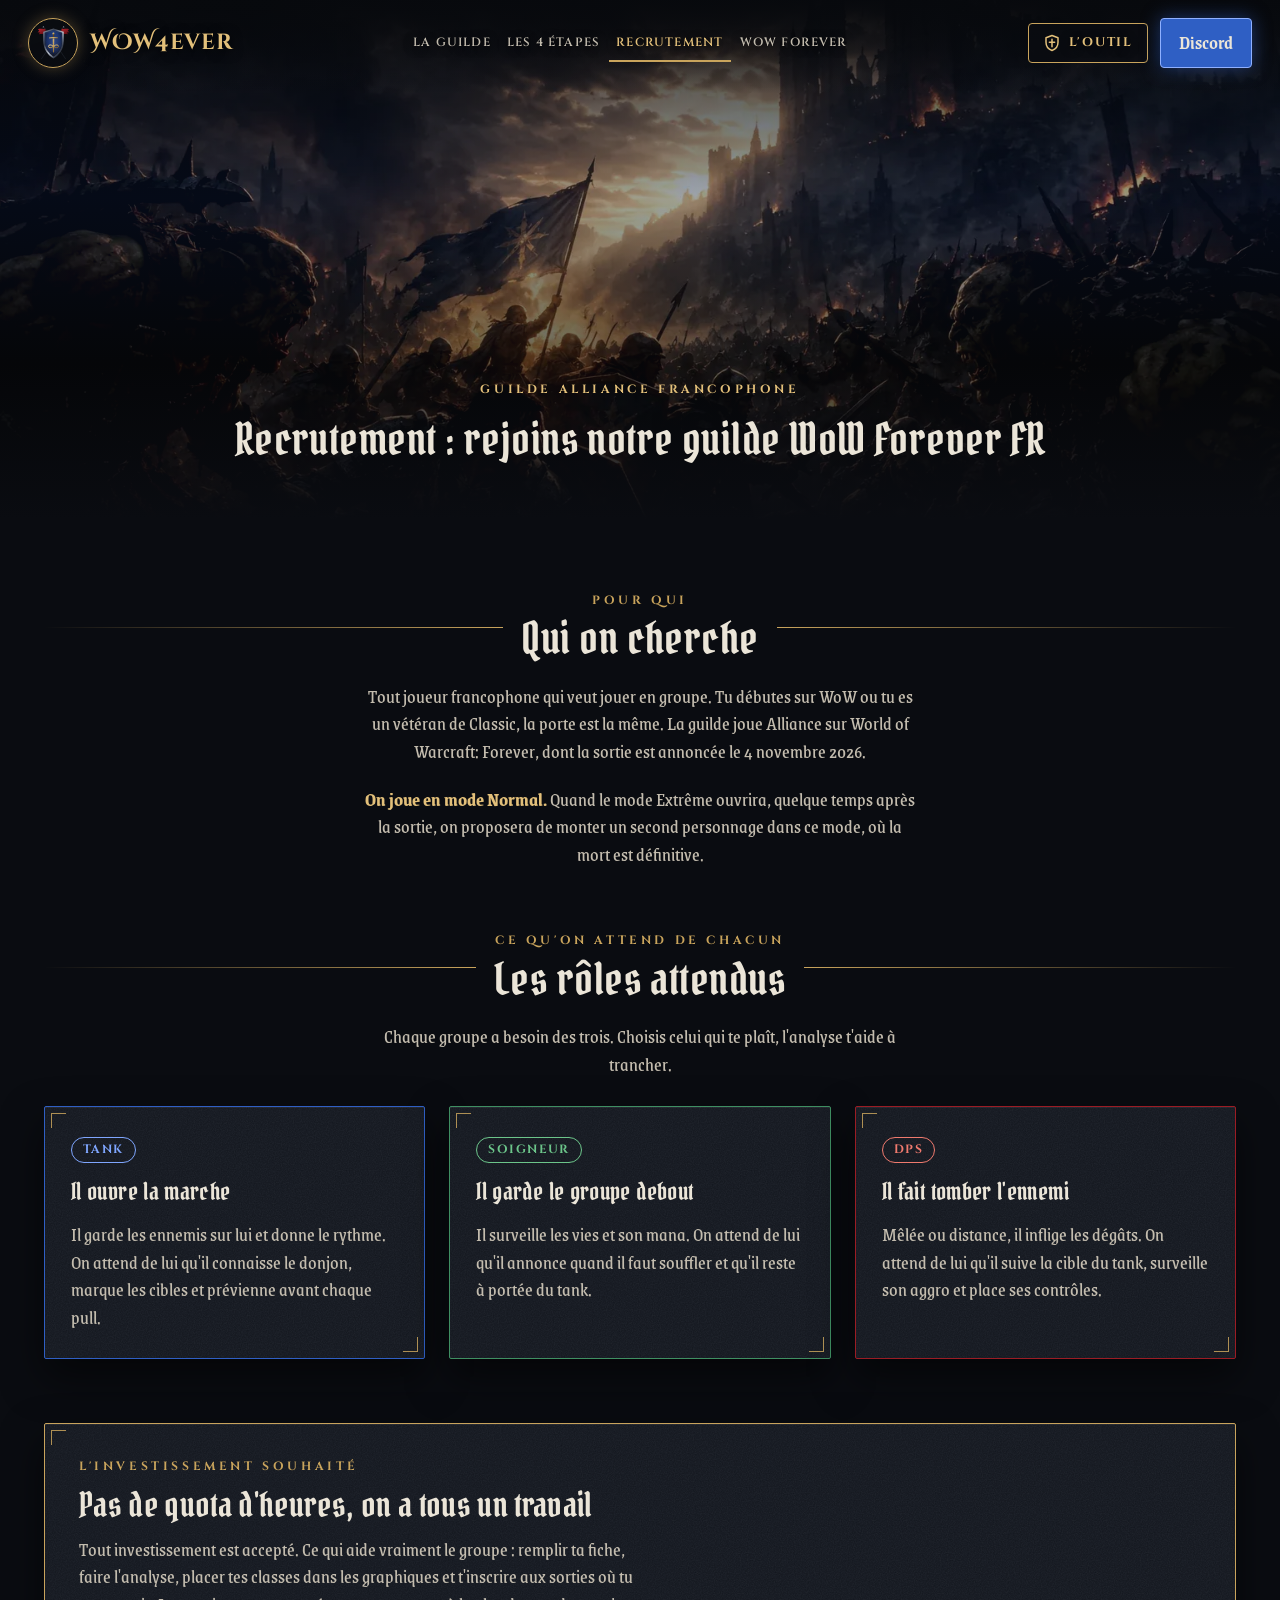
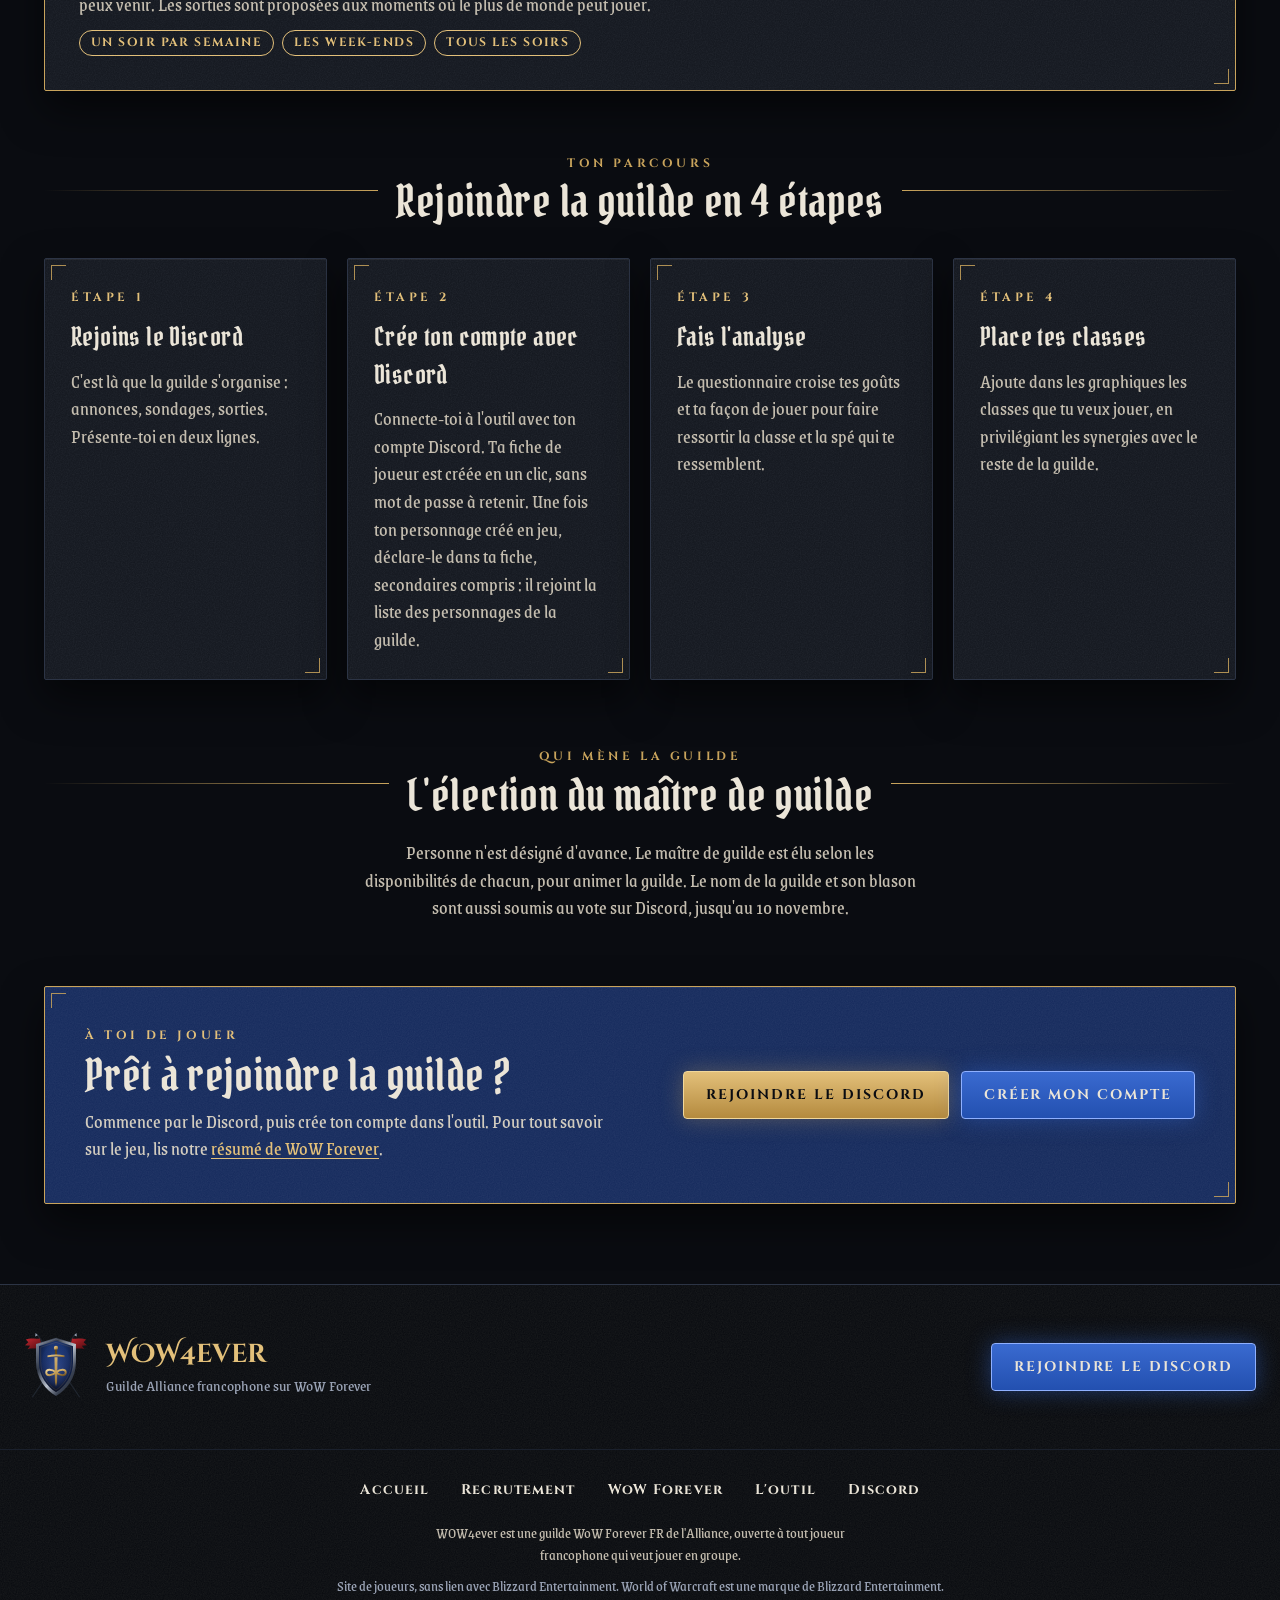
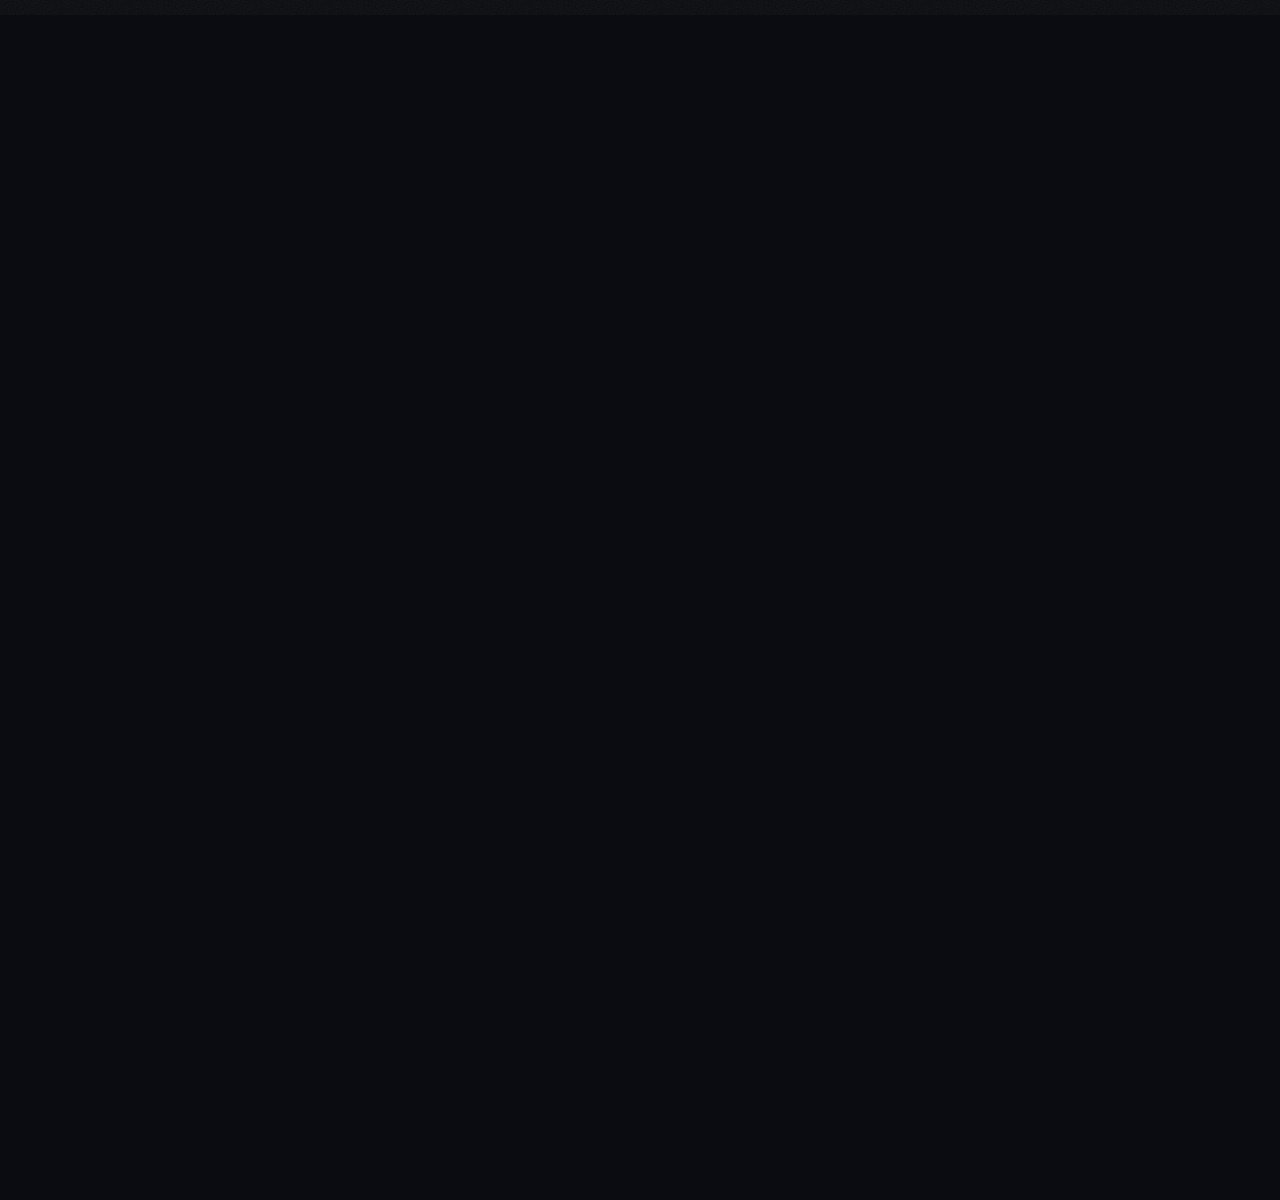
<file: recrutement/index.html>
<!doctype html>
<html lang="fr">
<head>
<meta charset="utf-8">
<meta name="viewport" content="width=device-width,initial-scale=1,viewport-fit=cover">
<title>Recrutement guilde WoW Forever FR, Alliance · WOW4ever</title>
<meta name="description" content="La guilde Alliance WOW4ever recrute sur WoW Forever : tanks, soigneurs et DPS francophones, débutants ou vétérans. Quatre étapes pour nous rejoindre.">
<link rel="canonical" href="https://wow4ever.github.io/recrutement/">
<link rel="alternate" hreflang="fr" href="https://wow4ever.github.io/recrutement/">
<link rel="alternate" hreflang="x-default" href="https://wow4ever.github.io/recrutement/">
<meta name="robots" content="index,follow,max-image-preview:large">
<meta property="og:type" content="website">
<meta property="og:locale" content="fr_FR">
<meta property="og:site_name" content="WOW4ever">
<meta property="og:title" content="Recrutement : rejoins notre guilde WoW Forever FR">
<meta property="og:description" content="La guilde Alliance WOW4ever recrute sur WoW Forever : tanks, soigneurs et DPS francophones, débutants ou vétérans. Quatre étapes pour nous rejoindre.">
<meta property="og:url" content="https://wow4ever.github.io/recrutement/">
<meta property="og:image" content="https://wow4ever.github.io/og.png">
<meta property="og:image:width" content="1200">
<meta property="og:image:height" content="630">
<meta property="og:image:alt" content="Blason de la guilde WOW4ever, guilde Alliance francophone sur WoW Forever">
<meta name="twitter:card" content="summary_large_image">
<meta name="twitter:title" content="Recrutement : rejoins notre guilde WoW Forever FR">
<meta name="twitter:description" content="La guilde Alliance WOW4ever recrute sur WoW Forever : tanks, soigneurs et DPS francophones, débutants ou vétérans. Quatre étapes pour nous rejoindre.">
<meta name="twitter:image" content="https://wow4ever.github.io/og.png">
<script type="application/ld+json">
{"@context": "https://schema.org", "@graph": [{"@type": "WebPage", "@id": "https://wow4ever.github.io/recrutement/#webpage", "url": "https://wow4ever.github.io/recrutement/", "name": "Recrutement guilde WoW Forever FR, Alliance · WOW4ever", "description": "La guilde Alliance WOW4ever recrute sur WoW Forever : tanks, soigneurs et DPS francophones, débutants ou vétérans. Quatre étapes pour nous rejoindre.", "inLanguage": "fr-FR", "isPartOf": {"@type": "WebSite", "@id": "https://wow4ever.github.io/#website", "url": "https://wow4ever.github.io/", "name": "WOW4ever"}, "publisher": {"@type": "Organization", "@id": "https://wow4ever.github.io/#organization", "name": "WOW4ever", "url": "https://wow4ever.github.io/", "logo": "https://wow4ever.github.io/img/logo-wow4ever.png"}, "breadcrumb": {"@id": "https://wow4ever.github.io/recrutement/#breadcrumb"}}, {"@type": "BreadcrumbList", "@id": "https://wow4ever.github.io/recrutement/#breadcrumb", "itemListElement": [{"@type": "ListItem", "position": 1, "name": "Accueil", "item": "https://wow4ever.github.io/"}, {"@type": "ListItem", "position": 2, "name": "Recrutement", "item": "https://wow4ever.github.io/recrutement/"}]}]}
</script>
<meta name="theme-color" content="#14244d">
<link rel="icon" href="data:image/svg+xml,%3Csvg xmlns='http://www.w3.org/2000/svg' viewBox='0 0 64 64'%3E%3Cpath d='M32 4 8 12v18c0 15 10 26 24 30 14-4 24-15 24-30V12z' fill='%23142a5c' stroke='%23d4a93a' stroke-width='4'/%3E%3Cpath d='M32 18v28M22 28h20' stroke='%23d4a93a' stroke-width='5' stroke-linecap='round'/%3E%3C/svg%3E">
<link rel="preload" as="image" href="/img/bataille-alliance-1024.webp" imagesrcset="/img/bataille-alliance-640.webp 640w, /img/bataille-alliance-1024.webp 1024w, /img/bataille-alliance-1536.webp 1536w" imagesizes="(min-width: 1500px) 100vw, 1500px" fetchpriority="high">
<link rel="preconnect" href="https://fonts.googleapis.com">
<link rel="preconnect" href="https://fonts.gstatic.com" crossorigin>
<link href="https://fonts.googleapis.com/css2?family=Cinzel:wght@500;600;700&amp;family=Cinzel+Decorative:wght@700&amp;family=Grenze:ital,wght@0,400;0,500;0,600;0,700;1,400&amp;family=Pirata+One&amp;display=swap" rel="stylesheet">
<link rel="stylesheet" href="/assets/guilde.css">
</head>
<body>
<div class="b-root">
<header class="v-hdr" style="position: absolute; top: 0; left: 0; right: 0; z-index: 3; background: linear-gradient(180deg, rgba(7,9,13,.92), rgba(7,9,13,0))">
<div class="v-hdr-in" style="max-width: 1320px; margin: 0 auto; padding: 18px 28px 26px; display: flex; flex-wrap: wrap; align-items: center; justify-content: space-between; gap: 16px">
<a class="v-brand" href="/" style="display: flex; align-items: center; gap: 12px; text-decoration: none">
<span style="width: 48px; height: 48px; border-radius: 999px; border: 1px solid #c9a45c; background: rgba(10,12,17,.75); display: inline-flex; align-items: center; justify-content: center; box-shadow: 0 0 16px rgba(201,164,92,.35)"><img width="33" height="35" src="/img/blason-wow4ever.svg" alt="Blason de la guilde WOW4ever" style="width: 33px; height: 35px"></span>
<span class="v-brand-txt" style="font-family: 'Cinzel Decorative', 'Cinzel', Georgia, serif; font-weight: 700; font-size: 22px; letter-spacing: .04em; color: #e3c07a; text-shadow: 0 2px 12px rgba(0,0,0,.8)">WOW4ever</span></a>
<nav class="v-nav" aria-label="Navigation principale" style="display: flex; flex-wrap: wrap; justify-content: center; gap: 2px">
<a class="b-navbtn v-nav-a" href="/#guilde" style="padding: 10px 11px; color: #c3bcae; text-decoration: none; font-family: 'Cinzel', Georgia, serif; font-weight: 600; font-size: 13px; letter-spacing: .14em; text-shadow: 0 2px 10px rgba(0,0,0,.9)">LA GUILDE</a>
<a class="b-navbtn v-nav-a" href="/#etapes" style="padding: 10px 11px; color: #c3bcae; text-decoration: none; font-family: 'Cinzel', Georgia, serif; font-weight: 600; font-size: 13px; letter-spacing: .14em; text-shadow: 0 2px 10px rgba(0,0,0,.9)">LES 4 ÉTAPES</a>
<a class="b-navbtn v-nav-a" href="/#roles" style="padding: 10px 11px; color: #c3bcae; text-decoration: none; font-family: 'Cinzel', Georgia, serif; font-weight: 600; font-size: 13px; letter-spacing: .14em; text-shadow: 0 2px 10px rgba(0,0,0,.9)">LES RÔLES</a>
<a class="b-navbtn v-nav-a" href="/#jeu" style="padding: 10px 11px; color: #c3bcae; text-decoration: none; font-family: 'Cinzel', Georgia, serif; font-weight: 600; font-size: 13px; letter-spacing: .14em; text-shadow: 0 2px 10px rgba(0,0,0,.9)">CE QU&#x27;ON JOUE</a>
<a class="b-navbtn v-nav-a" href="/recrutement/" aria-current="page" style="padding: 10px 11px; color: #c3bcae; text-decoration: none; font-family: 'Cinzel', Georgia, serif; font-weight: 600; font-size: 13px; letter-spacing: .14em; text-shadow: 0 2px 10px rgba(0,0,0,.9)">RECRUTEMENT</a>
<a class="b-navbtn v-nav-a" href="/wow-forever/" style="padding: 10px 11px; color: #c3bcae; text-decoration: none; font-family: 'Cinzel', Georgia, serif; font-weight: 600; font-size: 13px; letter-spacing: .14em; text-shadow: 0 2px 10px rgba(0,0,0,.9)">WOW FOREVER</a>
</nav>
<div class="v-hdr-act" style="display: flex; flex-wrap: wrap; align-items: center; gap: 12px">
<a class="v-tool" href="/outil/" title="Ouvrir l'outil de guilde"><svg aria-hidden="true" width="18" height="18" viewBox="0 0 24 24" fill="none" stroke="currentColor" stroke-width="2" stroke-linecap="round" stroke-linejoin="round"><path d="M12 2 4 5v6c0 5 3.4 9.4 8 11 4.6-1.6 8-6 8-11V5z"/><path d="M12 7v10M8.5 11h7"/></svg><span>L'OUTIL</span></a>
<a href="https://discord.gg/2EJUvwRDWz" target="_blank" rel="noopener" data-discord class="v-dsc" style="padding: 10px 18px; border-radius: 4px; background: #2f5fc4; border: 1px solid #8fb0ff; color: #ebe5d8; text-decoration: none; font-weight: 600; box-shadow: 0 0 18px rgba(47,95,196,.5)"><span class="v-dsc-x">Rejoindre le </span>Discord</a>
</div>
</div>
</header>
<section class="v-sub">
<div class="v-sub-bg"><img class="b-img" src="/img/bataille-alliance-1024.webp" srcset="/img/bataille-alliance-640.webp 640w, /img/bataille-alliance-1024.webp 1024w, /img/bataille-alliance-1536.webp 1536w" sizes="(min-width: 1500px) 100vw, 1500px" width="1024" height="683" alt="" fetchpriority="high" style="object-position: 50% 22%"></div>
<div class="v-sub-veil"></div>
<div class="v-sub-in">
<span class="b-sur" style="color: #e3c07a">GUILDE ALLIANCE FRANCOPHONE</span>
<h1 class="b-h2">Recrutement : rejoins notre guilde WoW Forever FR</h1>
</div>
</section>
<main class="v-sub-main">
<section class="b-reveal" style="display: flex; flex-direction: column; gap: 28px">
<div class="b-hd"><span></span><div><div class="b-sur">POUR QUI</div><h2 class="b-h2">Qui on cherche</h2></div><span></span></div>
<p class="b-lead" style="margin-top: -8px">Tout joueur francophone qui veut jouer en groupe. Tu débutes sur WoW ou tu es un vétéran de Classic, la porte est la même. La guilde joue Alliance sur World of Warcraft: Forever, dont la sortie est annoncée le 4 novembre 2026.</p>
<p class="b-lead" style="margin-top: -8px"><b style="color: #e3c07a">On joue en mode Normal.</b> Quand le mode Extrême ouvrira, quelque temps après la sortie, on proposera de monter un second personnage dans ce mode, où la mort est définitive.</p>
</section>
<section class="b-reveal" style="display: flex; flex-direction: column; gap: 28px">
<div class="b-hd"><span></span><div><div class="b-sur">CE QU'ON ATTEND DE CHACUN</div><h2 class="b-h2">Les rôles attendus</h2></div><span></span></div>
<p class="b-lead" style="margin-top: -8px">Chaque groupe a besoin des trois. Choisis celui qui te plaît, l'analyse t'aide à trancher.</p>
<div class="b-roles">
<article class="b-card b-role" style="border-color: #2f5fc4">
<span class="b-chip" style="align-self: flex-start; color: #7fa6ff">TANK</span>
<h3 class="b-cz" style="margin: 0; font-weight: 700; font-size: 24px">Il ouvre la marche</h3>
<p style="margin: 0; color: #c3bcae">Il garde les ennemis sur lui et donne le rythme. On attend de lui qu'il connaisse le donjon, marque les cibles et prévienne avant chaque pull.</p>
</article>
<article class="b-card b-role" style="border-color: #3f8f62">
<span class="b-chip" style="align-self: flex-start; color: #6cc58a">SOIGNEUR</span>
<h3 class="b-cz" style="margin: 0; font-weight: 700; font-size: 24px">Il garde le groupe debout</h3>
<p style="margin: 0; color: #c3bcae">Il surveille les vies et son mana. On attend de lui qu'il annonce quand il faut souffler et qu'il reste à portée du tank.</p>
</article>
<article class="b-card b-role" style="border-color: #9b1c24">
<span class="b-chip" style="align-self: flex-start; color: #f07a6e">DPS</span>
<h3 class="b-cz" style="margin: 0; font-weight: 700; font-size: 24px">Il fait tomber l'ennemi</h3>
<p style="margin: 0; color: #c3bcae">Mêlée ou distance, il inflige les dégâts. On attend de lui qu'il suive la cible du tank, surveille son aggro et place ses contrôles.</p>
</article>
</div>
</section>
<section class="b-reveal b-card" style="padding: 34px; border-color: #c9a45c; display: flex; flex-direction: column; gap: 12px">
<span class="b-sur">L'INVESTISSEMENT SOUHAITÉ</span>
<h2 class="b-h2" style="margin: 0; font-size: 34px">Pas de quota d'heures, on a tous un travail</h2>
<p style="margin: 0; color: #c3bcae; max-width: 64ch">Tout investissement est accepté. Ce qui aide vraiment le groupe : remplir ta fiche, faire l'analyse, placer tes classes dans les graphiques et t'inscrire aux sorties où tu peux venir. Les sorties sont proposées aux moments où le plus de monde peut jouer.</p>
<div style="display: flex; flex-wrap: wrap; gap: 8px">
<span class="b-chip" style="color: #e3c07a">UN SOIR PAR SEMAINE</span>
<span class="b-chip" style="color: #e3c07a">LES WEEK-ENDS</span>
<span class="b-chip" style="color: #e3c07a">TOUS LES SOIRS</span>
</div>
</section>
<section class="b-reveal" style="display: flex; flex-direction: column; gap: 28px">
<div class="b-hd"><span></span><div><div class="b-sur">TON PARCOURS</div><h2 class="b-h2">Rejoindre la guilde en 4 étapes</h2></div><span></span></div>
<ol class="v-steps" style="list-style: none; margin: 0; padding: 0">
<li class="b-card v-step">
<span class="b-sur" style="color: #e3c07a">ÉTAPE 1</span>
<h3 class="b-cz" style="margin: 0; font-size: 26px">Rejoins le Discord</h3>
<p style="margin: 0; color: #c3bcae">C'est là que la guilde s'organise : annonces, sondages, sorties. Présente-toi en deux lignes.</p>
</li>
<li class="b-card v-step">
<span class="b-sur" style="color: #e3c07a">ÉTAPE 2</span>
<h3 class="b-cz" style="margin: 0; font-size: 26px">Crée ton compte avec Discord</h3>
<p style="margin: 0; color: #c3bcae">Connecte-toi à l'outil avec ton compte Discord. Ta fiche de joueur est créée en un clic, sans mot de passe à retenir. Une fois ton personnage créé en jeu, déclare-le dans ta fiche, secondaires compris : il rejoint la liste des personnages de la guilde.</p>
</li>
<li class="b-card v-step">
<span class="b-sur" style="color: #e3c07a">ÉTAPE 3</span>
<h3 class="b-cz" style="margin: 0; font-size: 26px">Fais l'analyse</h3>
<p style="margin: 0; color: #c3bcae">Le questionnaire croise tes goûts et ta façon de jouer pour faire ressortir la classe et la spé qui te ressemblent.</p>
</li>
<li class="b-card v-step">
<span class="b-sur" style="color: #e3c07a">ÉTAPE 4</span>
<h3 class="b-cz" style="margin: 0; font-size: 26px">Place tes classes</h3>
<p style="margin: 0; color: #c3bcae">Ajoute dans les graphiques les classes que tu veux jouer, en privilégiant les synergies avec le reste de la guilde.</p>
</li>
</ol>
</section>
<section class="b-reveal" style="display: flex; flex-direction: column; gap: 28px">
<div class="b-hd"><span></span><div><div class="b-sur">QUI MÈNE LA GUILDE</div><h2 class="b-h2">L'élection du maître de guilde</h2></div><span></span></div>
<p class="b-lead" style="margin-top: -8px">Personne n'est désigné d'avance. Le maître de guilde est élu selon les disponibilités de chacun, pour animer la guilde. Le nom de la guilde et son blason sont aussi soumis au vote sur Discord, jusqu'au 10 novembre.</p>
</section>
<section class="b-reveal b-card" style="padding: 40px; border-color: #c9a45c; background-color: #14295c; display: flex; flex-wrap: wrap; align-items: center; justify-content: space-between; gap: 28px">
<div style="display: flex; flex-direction: column; gap: 8px; max-width: 60ch"><span class="b-sur" style="color: #e3c07a">À TOI DE JOUER</span><h2 class="b-h2" style="margin: 0">Prêt à rejoindre la guilde ?</h2><p style="margin: 0; color: #d2ccbf">Commence par le Discord, puis crée ton compte dans l'outil. Pour tout savoir sur le jeu, lis notre <a href="/wow-forever/">résumé de WoW Forever</a>.</p></div>
<div style="display: flex; flex-wrap: wrap; gap: 12px">
<a class="b-btn b-gold" href="https://discord.gg/2EJUvwRDWz" target="_blank" rel="noopener">REJOINDRE LE DISCORD</a>
<a class="b-btn b-blue" href="/outil/">CRÉER MON COMPTE</a>
</div>
</section>
</main>
<footer class="b-grain" style="background-color: #07090d; border-top: 1px solid #2c3445">
<div style="max-width: 1240px; margin: 0 auto; padding: 48px 24px; display: flex; flex-wrap: wrap; align-items: center; justify-content: space-between; gap: 28px">
<div style="display: flex; align-items: center; gap: 18px">
<img width="64" height="68" loading="lazy" decoding="async" src="/img/blason-wow4ever.svg" alt="" style="width: 64px; height: 68px">
<div><div style="font-family: 'Cinzel Decorative', 'Cinzel', Georgia, serif; font-weight: 700; font-size: 26px; color: #e3c07a">WOW4ever</div><div style="color: #9aa3b5; font-size: 16px">Guilde Alliance francophone sur WoW Forever</div></div>
</div>
<a class="b-btn b-blue" href="https://discord.gg/2EJUvwRDWz" target="_blank" rel="noopener" data-discord>REJOINDRE LE DISCORD</a>
</div>
<div style="border-top: 1px solid #1a202c; padding: 18px 24px; text-align: center; color: #9aa3b5; font-size: 15px"><nav class="v-fnav" aria-label="Liens du site"><a href="/">Accueil</a><a href="/recrutement/">Recrutement</a><a href="/wow-forever/">WoW Forever</a><a href="/outil/">L&#x27;outil</a><a href="https://discord.gg/2EJUvwRDWz" target="_blank" rel="noopener" data-discord>Discord</a></nav>
<p class="v-fsum">WOW4ever est une guilde WoW Forever FR de l'Alliance, ouverte à tout joueur francophone qui veut jouer en groupe.</p>
Site de joueurs, sans lien avec Blizzard Entertainment. World of Warcraft est une marque de Blizzard Entertainment.</div>
</footer>
</div>
</body>
</html>
</file>
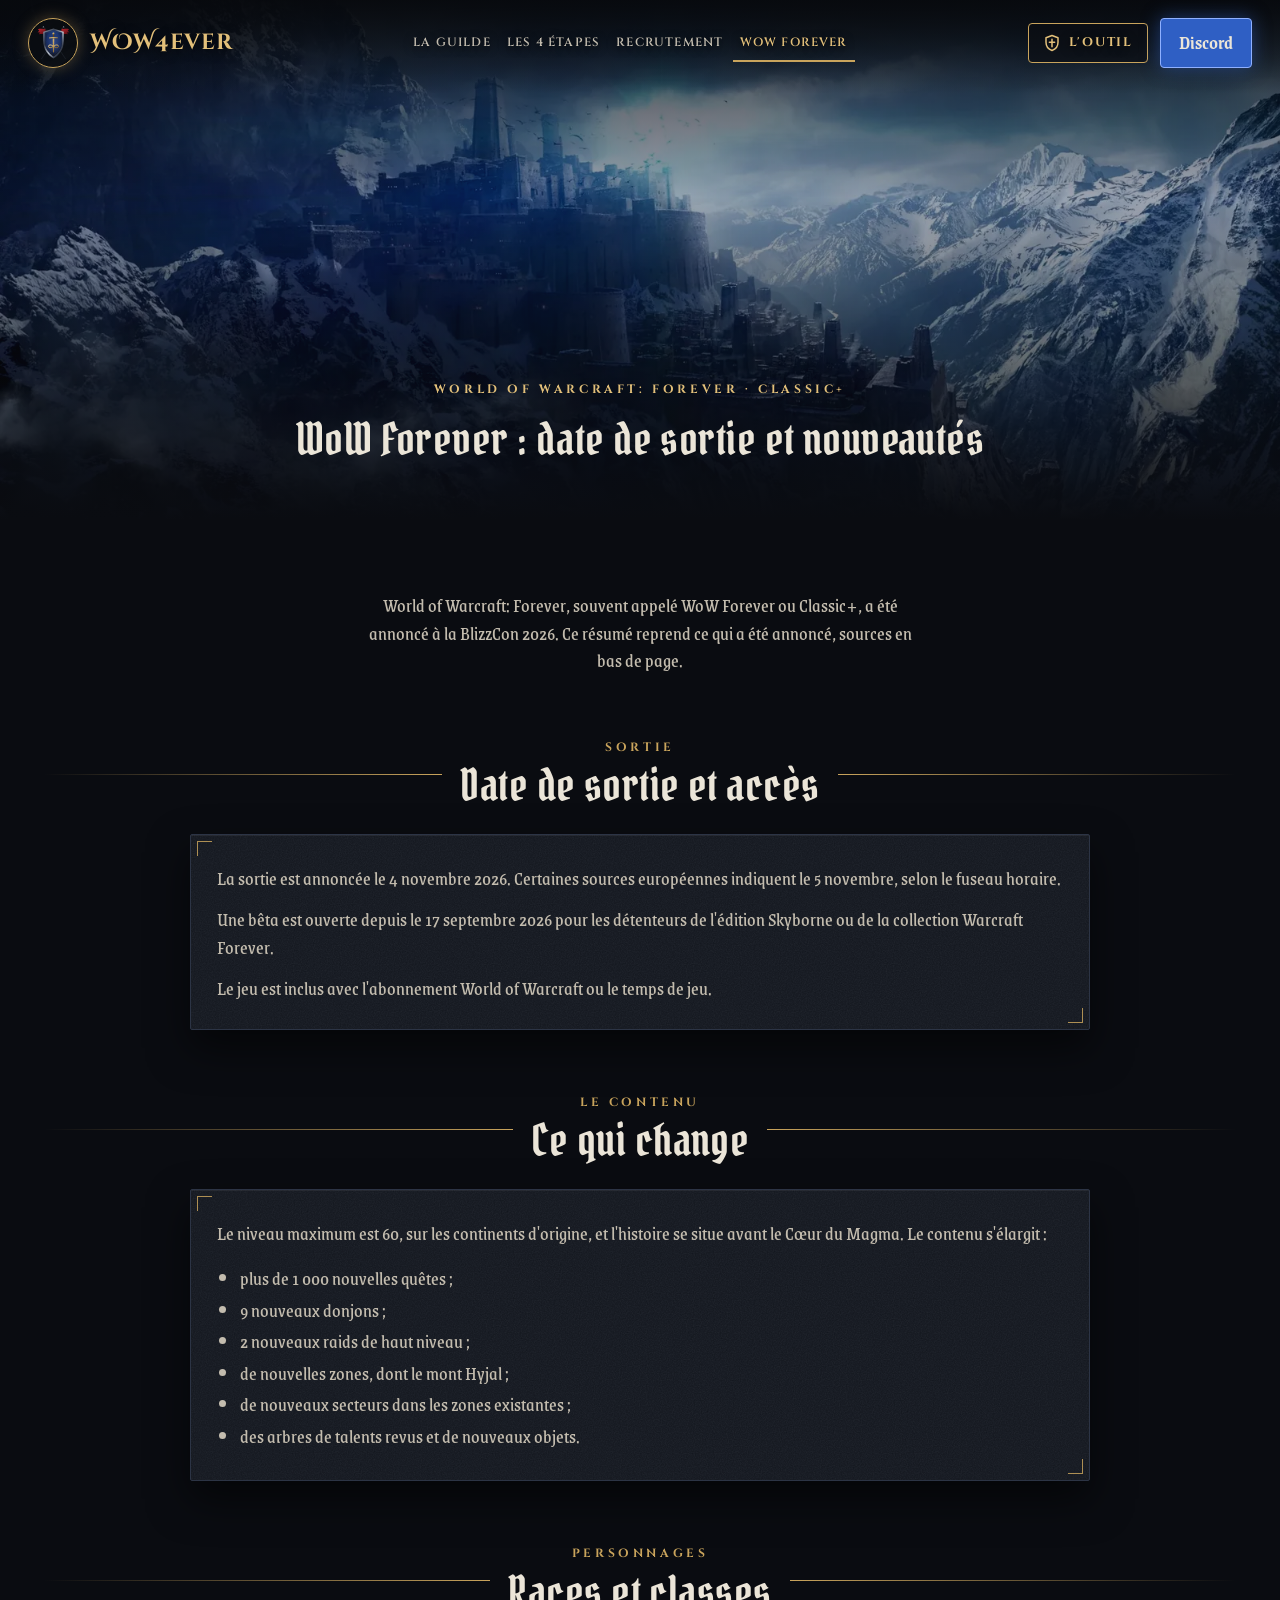
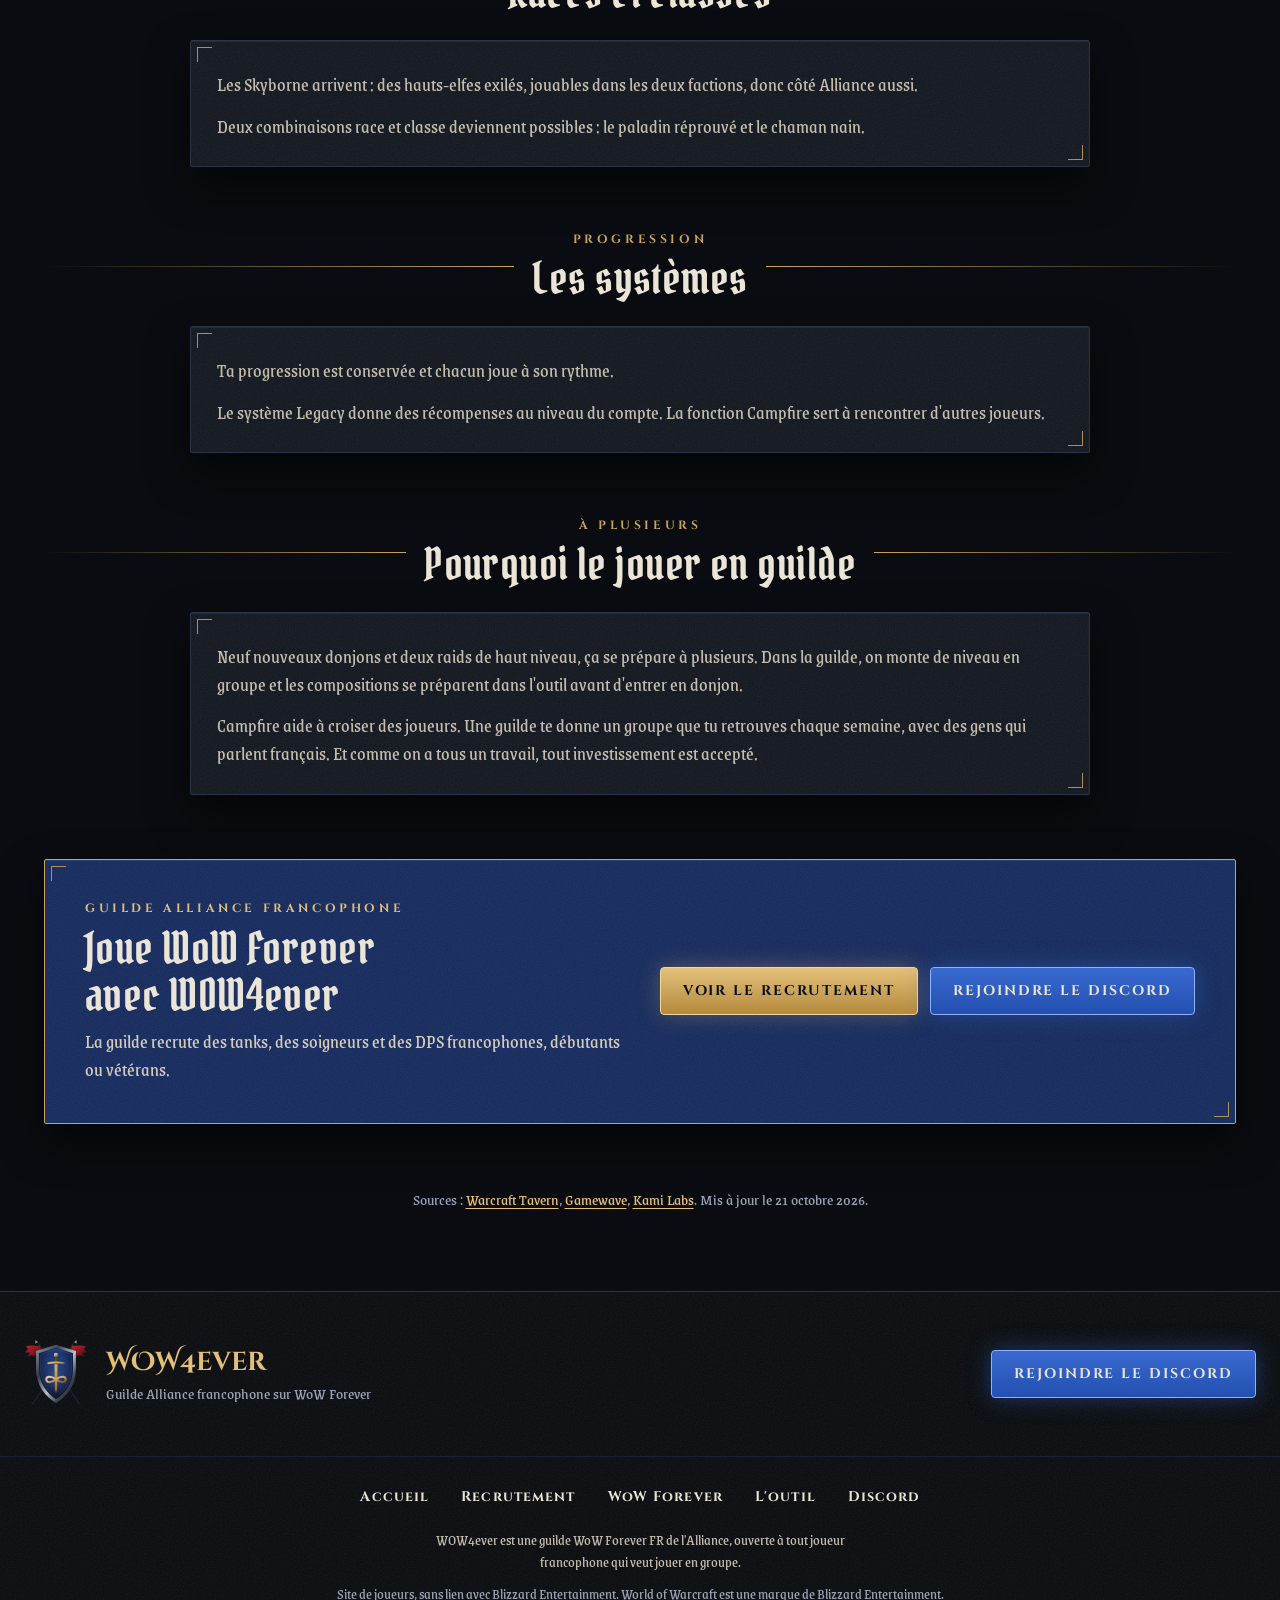
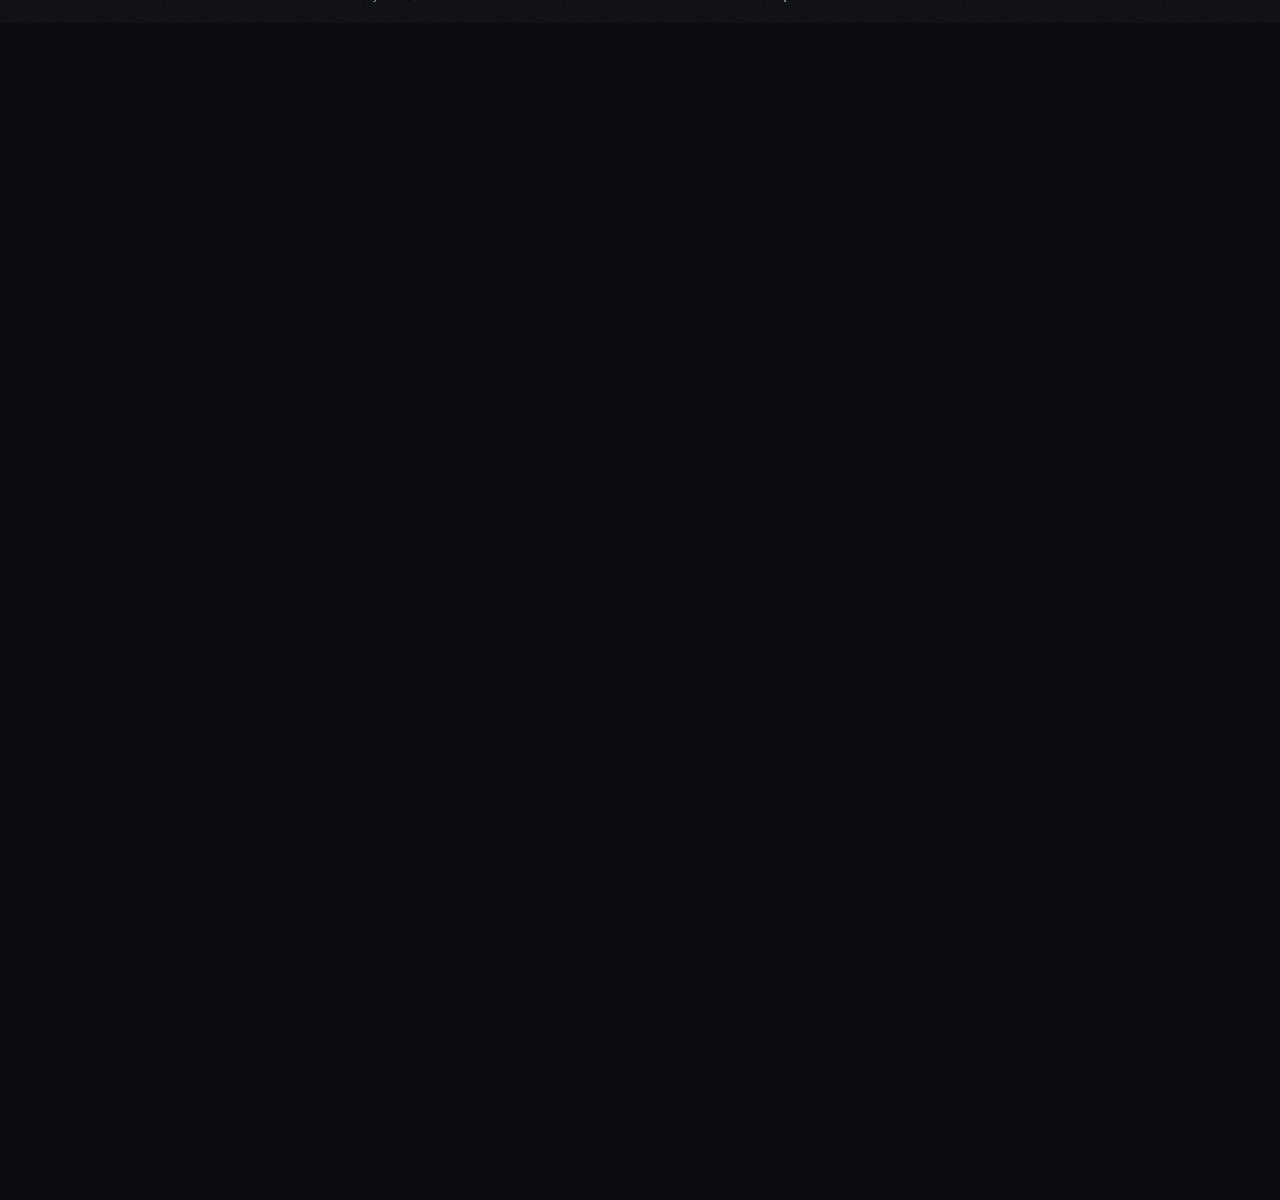
<file: wow-forever/index.html>
<!doctype html>
<html lang="fr">
<head>
<meta charset="utf-8">
<meta name="viewport" content="width=device-width,initial-scale=1,viewport-fit=cover">
<title>WoW Forever : date de sortie, nouveautés et guilde FR</title>
<meta name="description" content="WoW Forever (Classic+) sort le 4 novembre 2026 : niveau 60, plus de 1 000 quêtes, 9 donjons, 2 raids et les Skyborne. Le résumé, et une guilde FR.">
<link rel="canonical" href="https://wow4ever.github.io/wow-forever/">
<link rel="alternate" hreflang="fr" href="https://wow4ever.github.io/wow-forever/">
<link rel="alternate" hreflang="x-default" href="https://wow4ever.github.io/wow-forever/">
<meta name="robots" content="index,follow,max-image-preview:large">
<meta property="og:type" content="article">
<meta property="og:locale" content="fr_FR">
<meta property="og:site_name" content="WOW4ever">
<meta property="og:title" content="WoW Forever : date de sortie, nouveautés et guilde FR">
<meta property="og:description" content="WoW Forever (Classic+) sort le 4 novembre 2026 : niveau 60, plus de 1 000 quêtes, 9 donjons, 2 raids et les Skyborne. Le résumé, et une guilde FR.">
<meta property="og:url" content="https://wow4ever.github.io/wow-forever/">
<meta property="og:image" content="https://wow4ever.github.io/og.png">
<meta property="og:image:width" content="1200">
<meta property="og:image:height" content="630">
<meta property="og:image:alt" content="Blason de la guilde WOW4ever, guilde Alliance francophone sur WoW Forever">
<meta property="article:modified_time" content="2026-10-21">
<meta name="twitter:card" content="summary_large_image">
<meta name="twitter:title" content="WoW Forever : date de sortie, nouveautés et guilde FR">
<meta name="twitter:description" content="WoW Forever (Classic+) sort le 4 novembre 2026 : niveau 60, plus de 1 000 quêtes, 9 donjons, 2 raids et les Skyborne. Le résumé, et une guilde FR.">
<meta name="twitter:image" content="https://wow4ever.github.io/og.png">
<script type="application/ld+json">
{"@context": "https://schema.org", "@graph": [{"@type": "Article", "@id": "https://wow4ever.github.io/wow-forever/#article", "headline": "WoW Forever : date de sortie et nouveautés", "description": "WoW Forever (Classic+) sort le 4 novembre 2026 : niveau 60, plus de 1 000 quêtes, 9 donjons, 2 raids et les Skyborne. Le résumé, et une guilde FR.", "inLanguage": "fr-FR", "datePublished": "2026-10-21", "dateModified": "2026-10-21", "image": "https://wow4ever.github.io/og.png", "author": {"@type": "Organization", "@id": "https://wow4ever.github.io/#organization", "name": "WOW4ever", "url": "https://wow4ever.github.io/", "logo": {"@type": "ImageObject", "url": "https://wow4ever.github.io/img/logo-wow4ever.png"}}, "publisher": {"@type": "Organization", "@id": "https://wow4ever.github.io/#organization", "name": "WOW4ever", "url": "https://wow4ever.github.io/", "logo": {"@type": "ImageObject", "url": "https://wow4ever.github.io/img/logo-wow4ever.png"}}, "mainEntityOfPage": "https://wow4ever.github.io/wow-forever/", "about": {"@type": "VideoGame", "name": "World of Warcraft: Forever", "alternateName": ["WoW Forever", "Classic+"], "publisher": {"@type": "Organization", "name": "Blizzard Entertainment"}}, "citation": ["https://www.warcrafttavern.com/forever/news/warcraft-forever-classic-announced-at-blizzcon-2026/", "https://gamewave.fr/world-of-warcraft-classic/wow-forever-va-sortir-en-novembre-2026-classic-s-annonce-grandiose/", "https://kami-labs.fr/wow-classic/wow-forever-classic-plus-4-novembre/"]}, {"@type": "BreadcrumbList", "@id": "https://wow4ever.github.io/wow-forever/#breadcrumb", "itemListElement": [{"@type": "ListItem", "position": 1, "name": "Accueil", "item": "https://wow4ever.github.io/"}, {"@type": "ListItem", "position": 2, "name": "WoW Forever", "item": "https://wow4ever.github.io/wow-forever/"}]}]}
</script>
<meta name="theme-color" content="#14244d">
<link rel="icon" href="data:image/svg+xml,%3Csvg xmlns='http://www.w3.org/2000/svg' viewBox='0 0 64 64'%3E%3Cpath d='M32 4 8 12v18c0 15 10 26 24 30 14-4 24-15 24-30V12z' fill='%23142a5c' stroke='%23d4a93a' stroke-width='4'/%3E%3Cpath d='M32 18v28M22 28h20' stroke='%23d4a93a' stroke-width='5' stroke-linecap='round'/%3E%3C/svg%3E">
<link rel="preload" as="image" href="/img/forteresse-neige-1024.webp" imagesrcset="/img/forteresse-neige-640.webp 640w, /img/forteresse-neige-1024.webp 1024w, /img/forteresse-neige-1600.webp 1600w" imagesizes="(min-width: 1500px) 100vw, 1500px" fetchpriority="high">
<link rel="preconnect" href="https://fonts.googleapis.com">
<link rel="preconnect" href="https://fonts.gstatic.com" crossorigin>
<link href="https://fonts.googleapis.com/css2?family=Cinzel:wght@500;600;700&amp;family=Cinzel+Decorative:wght@700&amp;family=Grenze:ital,wght@0,400;0,500;0,600;0,700;1,400&amp;family=Pirata+One&amp;display=swap" rel="stylesheet">
<link rel="stylesheet" href="/assets/guilde.css">
</head>
<body>
<div class="b-root">
<header class="v-hdr" style="position: absolute; top: 0; left: 0; right: 0; z-index: 3; background: linear-gradient(180deg, rgba(7,9,13,.92), rgba(7,9,13,0))">
<div class="v-hdr-in" style="max-width: 1320px; margin: 0 auto; padding: 18px 28px 26px; display: flex; flex-wrap: wrap; align-items: center; justify-content: space-between; gap: 16px">
<a class="v-brand" href="/" style="display: flex; align-items: center; gap: 12px; text-decoration: none">
<span style="width: 48px; height: 48px; border-radius: 999px; border: 1px solid #c9a45c; background: rgba(10,12,17,.75); display: inline-flex; align-items: center; justify-content: center; box-shadow: 0 0 16px rgba(201,164,92,.35)"><img width="33" height="35" src="/img/blason-wow4ever.svg" alt="Blason de la guilde WOW4ever" style="width: 33px; height: 35px"></span>
<span class="v-brand-txt" style="font-family: 'Cinzel Decorative', 'Cinzel', Georgia, serif; font-weight: 700; font-size: 22px; letter-spacing: .04em; color: #e3c07a; text-shadow: 0 2px 12px rgba(0,0,0,.8)">WOW4ever</span></a>
<nav class="v-nav" aria-label="Navigation principale" style="display: flex; flex-wrap: wrap; justify-content: center; gap: 2px">
<a class="b-navbtn v-nav-a" href="/#guilde" style="padding: 10px 11px; color: #c3bcae; text-decoration: none; font-family: 'Cinzel', Georgia, serif; font-weight: 600; font-size: 13px; letter-spacing: .14em; text-shadow: 0 2px 10px rgba(0,0,0,.9)">LA GUILDE</a>
<a class="b-navbtn v-nav-a" href="/#etapes" style="padding: 10px 11px; color: #c3bcae; text-decoration: none; font-family: 'Cinzel', Georgia, serif; font-weight: 600; font-size: 13px; letter-spacing: .14em; text-shadow: 0 2px 10px rgba(0,0,0,.9)">LES 4 ÉTAPES</a>
<a class="b-navbtn v-nav-a" href="/#roles" style="padding: 10px 11px; color: #c3bcae; text-decoration: none; font-family: 'Cinzel', Georgia, serif; font-weight: 600; font-size: 13px; letter-spacing: .14em; text-shadow: 0 2px 10px rgba(0,0,0,.9)">LES RÔLES</a>
<a class="b-navbtn v-nav-a" href="/#jeu" style="padding: 10px 11px; color: #c3bcae; text-decoration: none; font-family: 'Cinzel', Georgia, serif; font-weight: 600; font-size: 13px; letter-spacing: .14em; text-shadow: 0 2px 10px rgba(0,0,0,.9)">CE QU&#x27;ON JOUE</a>
<a class="b-navbtn v-nav-a" href="/recrutement/" style="padding: 10px 11px; color: #c3bcae; text-decoration: none; font-family: 'Cinzel', Georgia, serif; font-weight: 600; font-size: 13px; letter-spacing: .14em; text-shadow: 0 2px 10px rgba(0,0,0,.9)">RECRUTEMENT</a>
<a class="b-navbtn v-nav-a" href="/wow-forever/" aria-current="page" style="padding: 10px 11px; color: #c3bcae; text-decoration: none; font-family: 'Cinzel', Georgia, serif; font-weight: 600; font-size: 13px; letter-spacing: .14em; text-shadow: 0 2px 10px rgba(0,0,0,.9)">WOW FOREVER</a>
</nav>
<div class="v-hdr-act" style="display: flex; flex-wrap: wrap; align-items: center; gap: 12px">
<a class="v-tool" href="/outil/" title="Ouvrir l'outil de guilde"><svg aria-hidden="true" width="18" height="18" viewBox="0 0 24 24" fill="none" stroke="currentColor" stroke-width="2" stroke-linecap="round" stroke-linejoin="round"><path d="M12 2 4 5v6c0 5 3.4 9.4 8 11 4.6-1.6 8-6 8-11V5z"/><path d="M12 7v10M8.5 11h7"/></svg><span>L'OUTIL</span></a>
<a href="https://discord.gg/2EJUvwRDWz" target="_blank" rel="noopener" data-discord class="v-dsc" style="padding: 10px 18px; border-radius: 4px; background: #2f5fc4; border: 1px solid #8fb0ff; color: #ebe5d8; text-decoration: none; font-weight: 600; box-shadow: 0 0 18px rgba(47,95,196,.5)"><span class="v-dsc-x">Rejoindre le </span>Discord</a>
</div>
</div>
</header>
<section class="v-sub">
<div class="v-sub-bg"><img class="b-img" src="/img/forteresse-neige-1024.webp" srcset="/img/forteresse-neige-640.webp 640w, /img/forteresse-neige-1024.webp 1024w, /img/forteresse-neige-1600.webp 1600w" sizes="(min-width: 1500px) 100vw, 1500px" width="1024" height="526" alt="" fetchpriority="high" style="object-position: 36% 42%"></div>
<div class="v-sub-veil"></div>
<div class="v-sub-in">
<span class="b-sur" style="color: #e3c07a">WORLD OF WARCRAFT: FOREVER · CLASSIC+</span>
<h1 class="b-h2">WoW Forever : date de sortie et nouveautés</h1>
</div>
</section>
<main class="v-sub-main">
<p class="b-lead" style="margin: 0 auto">World of Warcraft: Forever, souvent appelé WoW Forever ou Classic+, a été annoncé à la BlizzCon 2026. Ce résumé reprend ce qui a été annoncé, sources en bas de page.</p>
<section class="b-reveal" style="display: flex; flex-direction: column; gap: 24px">
<div class="b-hd"><span></span><div><div class="b-sur">SORTIE</div><h2 class="b-h2">Date de sortie et accès</h2></div><span></span></div>
<div class="b-card" style="display: flex; flex-direction: column; gap: 14px; max-width: 900px; width: 100%; margin: 0 auto; box-sizing: border-box">
<p style="margin: 0; color: #c3bcae">La sortie est annoncée le 4 novembre 2026. Certaines sources européennes indiquent le 5 novembre, selon le fuseau horaire.</p>
<p style="margin: 0; color: #c3bcae">Une bêta est ouverte depuis le 17 septembre 2026 pour les détenteurs de l'édition Skyborne ou de la collection Warcraft Forever.</p>
<p style="margin: 0; color: #c3bcae">Le jeu est inclus avec l'abonnement World of Warcraft ou le temps de jeu.</p>
</div>
</section>
<section class="b-reveal" style="display: flex; flex-direction: column; gap: 24px">
<div class="b-hd"><span></span><div><div class="b-sur">LE CONTENU</div><h2 class="b-h2">Ce qui change</h2></div><span></span></div>
<div class="b-card" style="display: flex; flex-direction: column; gap: 14px; max-width: 900px; width: 100%; margin: 0 auto; box-sizing: border-box">
<p style="margin: 0; color: #c3bcae">Le niveau maximum est 60, sur les continents d'origine, et l'histoire se situe avant le Cœur du Magma. Le contenu s'élargit :</p>
<ul>
<li>plus de 1 000 nouvelles quêtes ;</li>
<li>9 nouveaux donjons ;</li>
<li>2 nouveaux raids de haut niveau ;</li>
<li>de nouvelles zones, dont le mont Hyjal ;</li>
<li>de nouveaux secteurs dans les zones existantes ;</li>
<li>des arbres de talents revus et de nouveaux objets.</li>
</ul>
</div>
</section>
<section class="b-reveal" style="display: flex; flex-direction: column; gap: 24px">
<div class="b-hd"><span></span><div><div class="b-sur">PERSONNAGES</div><h2 class="b-h2">Races et classes</h2></div><span></span></div>
<div class="b-card" style="display: flex; flex-direction: column; gap: 14px; max-width: 900px; width: 100%; margin: 0 auto; box-sizing: border-box">
<p style="margin: 0; color: #c3bcae">Les Skyborne arrivent : des hauts-elfes exilés, jouables dans les deux factions, donc côté Alliance aussi.</p>
<p style="margin: 0; color: #c3bcae">Deux combinaisons race et classe deviennent possibles : le paladin réprouvé et le chaman nain.</p>
</div>
</section>
<section class="b-reveal" style="display: flex; flex-direction: column; gap: 24px">
<div class="b-hd"><span></span><div><div class="b-sur">PROGRESSION</div><h2 class="b-h2">Les systèmes</h2></div><span></span></div>
<div class="b-card" style="display: flex; flex-direction: column; gap: 14px; max-width: 900px; width: 100%; margin: 0 auto; box-sizing: border-box">
<p style="margin: 0; color: #c3bcae">Ta progression est conservée et chacun joue à son rythme.</p>
<p style="margin: 0; color: #c3bcae">Le système Legacy donne des récompenses au niveau du compte. La fonction Campfire sert à rencontrer d'autres joueurs.</p>
</div>
</section>
<section class="b-reveal" style="display: flex; flex-direction: column; gap: 24px">
<div class="b-hd"><span></span><div><div class="b-sur">À PLUSIEURS</div><h2 class="b-h2">Pourquoi le jouer en guilde</h2></div><span></span></div>
<div class="b-card" style="display: flex; flex-direction: column; gap: 14px; max-width: 900px; width: 100%; margin: 0 auto; box-sizing: border-box">
<p style="margin: 0; color: #c3bcae">Neuf nouveaux donjons et deux raids de haut niveau, ça se prépare à plusieurs. Dans la guilde, on monte de niveau en groupe et les compositions se préparent dans l'outil avant d'entrer en donjon.</p>
<p style="margin: 0; color: #c3bcae">Campfire aide à croiser des joueurs. Une guilde te donne un groupe que tu retrouves chaque semaine, avec des gens qui parlent français. Et comme on a tous un travail, tout investissement est accepté.</p>
</div>
</section>
<section class="b-reveal b-card" style="padding: 40px; border-color: #c9a45c; background-color: #14295c; display: flex; flex-wrap: wrap; align-items: center; justify-content: space-between; gap: 28px">
<div style="display: flex; flex-direction: column; gap: 8px; max-width: 60ch"><span class="b-sur" style="color: #e3c07a">GUILDE ALLIANCE FRANCOPHONE</span><h2 class="b-h2" style="margin: 0">Joue WoW Forever avec WOW4ever</h2><p style="margin: 0; color: #d2ccbf">La guilde recrute des tanks, des soigneurs et des DPS francophones, débutants ou vétérans.</p></div>
<div style="display: flex; flex-wrap: wrap; gap: 12px">
<a class="b-btn b-gold" href="/recrutement/">VOIR LE RECRUTEMENT</a>
<a class="b-btn b-blue" href="https://discord.gg/2EJUvwRDWz" target="_blank" rel="noopener">REJOINDRE LE DISCORD</a>
</div>
</section>
<p style="margin: 0; color: #9aa3b5; font-size: 16px; text-align: center">Sources : <a href="https://www.warcrafttavern.com/forever/news/warcraft-forever-classic-announced-at-blizzcon-2026/" target="_blank" rel="noopener">Warcraft Tavern</a>, <a href="https://gamewave.fr/world-of-warcraft-classic/wow-forever-va-sortir-en-novembre-2026-classic-s-annonce-grandiose/" target="_blank" rel="noopener">Gamewave</a>, <a href="https://kami-labs.fr/wow-classic/wow-forever-classic-plus-4-novembre/" target="_blank" rel="noopener">Kami Labs</a>. Mis à jour le 21 octobre 2026.</p>
</main>
<footer class="b-grain" style="background-color: #07090d; border-top: 1px solid #2c3445">
<div style="max-width: 1240px; margin: 0 auto; padding: 48px 24px; display: flex; flex-wrap: wrap; align-items: center; justify-content: space-between; gap: 28px">
<div style="display: flex; align-items: center; gap: 18px">
<img width="64" height="68" loading="lazy" decoding="async" src="/img/blason-wow4ever.svg" alt="" style="width: 64px; height: 68px">
<div><div style="font-family: 'Cinzel Decorative', 'Cinzel', Georgia, serif; font-weight: 700; font-size: 26px; color: #e3c07a">WOW4ever</div><div style="color: #9aa3b5; font-size: 16px">Guilde Alliance francophone sur WoW Forever</div></div>
</div>
<a class="b-btn b-blue" href="https://discord.gg/2EJUvwRDWz" target="_blank" rel="noopener" data-discord>REJOINDRE LE DISCORD</a>
</div>
<div style="border-top: 1px solid #1a202c; padding: 18px 24px; text-align: center; color: #9aa3b5; font-size: 15px"><nav class="v-fnav" aria-label="Liens du site"><a href="/">Accueil</a><a href="/recrutement/">Recrutement</a><a href="/wow-forever/">WoW Forever</a><a href="/outil/">L&#x27;outil</a><a href="https://discord.gg/2EJUvwRDWz" target="_blank" rel="noopener" data-discord>Discord</a></nav>
<p class="v-fsum">WOW4ever est une guilde WoW Forever FR de l'Alliance, ouverte à tout joueur francophone qui veut jouer en groupe.</p>
Site de joueurs, sans lien avec Blizzard Entertainment. World of Warcraft est une marque de Blizzard Entertainment.</div>
</footer>
</div>
</body>
</html>
</file>
<file: assets/guilde.css>
body{margin:0;background:#0a0c11}
a{color:#8fb0ff}a:hover{color:#b9ceff}
button{font-family:inherit}
button:focus-visible,a:focus-visible{outline:2px solid #e3c07a;outline-offset:3px}
.b-root{min-height:4400px;background:#0a0c11;color:#ebe5d8;font-family:'Grenze',Georgia,serif;font-size:19px;line-height:1.45;overflow-x:hidden}
.b-cz{font-family:'Cinzel',Georgia,serif}
.b-goth{font-family:'Cinzel',Georgia,serif;font-weight:700}
.b-gt{font-family:'Pirata One','Cinzel',Georgia,serif;letter-spacing:.01em}
h3.b-cz,.b-tile .b-cz{font-family:'Pirata One','Cinzel',Georgia,serif;font-weight:400 !important;letter-spacing:.015em}
.b-sur{font-family:'Cinzel',Georgia,serif;font-weight:700;font-size:12px;letter-spacing:.3em;color:#c9a45c}
.b-h2{margin:6px 0 0;text-wrap:balance;font-family:'Pirata One','Cinzel',Georgia,serif;font-weight:400;font-size:44px;letter-spacing:.01em;line-height:1.08}
.b-hd{display:flex;align-items:center;gap:18px}
.b-hd>span{flex:1;height:1px;background:linear-gradient(90deg,transparent,#c9a45c)}
.b-hd>span:last-child{background:linear-gradient(90deg,#c9a45c,transparent)}
.b-hd>div{text-align:center}
.b-lead{margin:10px auto 0;max-width:62ch;text-align:center;color:#c3bcae}
.b-chip{display:inline-block;padding:3px 11px;border-radius:999px;border:1px solid currentColor;font-family:'Cinzel',Georgia,serif;font-size:12px;font-weight:700;letter-spacing:.12em}
.b-btn{display:inline-block;padding:13px 22px;border-radius:4px;font-family:'Cinzel',Georgia,serif;font-weight:700;font-size:14px;letter-spacing:.14em;text-decoration:none;cursor:pointer;transition:transform .25s ease,box-shadow .25s ease}
.b-btn:hover{transform:translateY(-2px)}
.b-blue{border:1px solid #8fb0ff;background:linear-gradient(180deg,#3a6ad0,#2350b0);color:#ebe5d8;box-shadow:0 0 22px rgba(47,95,196,.5)}
.b-gold{border:1px solid #f1d79a;background:linear-gradient(180deg,#e3c07a,#b48a3e);color:#0a0c11;box-shadow:0 0 22px rgba(201,164,92,.35)}
.b-ghost{border:1px solid #c9a45c;background:rgba(10,12,17,.55);color:#e3c07a}
.b-grain{background-image:url(/img/grain.svg)}
.b-fog,.b-fog2,.b-sparks,.b-embers{overflow:hidden;pointer-events:none}
.b-fog{mix-blend-mode:screen;opacity:.42}
.b-fog::before{content:"";position:absolute;top:0;bottom:0;left:0;width:calc(100% + 1400px);background-image:url(/img/fumee.svg);background-size:1400px 700px;will-change:transform;animation:b-driftT 70s linear infinite}
.b-fog2{mix-blend-mode:screen;opacity:.28}
.b-fog2::before{content:"";position:absolute;top:0;bottom:0;left:-900px;width:calc(100% + 900px);background-image:url(/img/fumee.svg);background-size:900px 450px;will-change:transform;animation:b-drift2T 40s linear infinite}
.b-sparks::before{content:"";position:absolute;top:0;left:-60px;width:calc(100% + 120px);height:calc(100% + 820px);background-image:radial-gradient(2px 2px at 14% 30%,rgba(159,216,230,.9),transparent 60%),radial-gradient(1.5px 1.5px at 26% 72%,rgba(143,176,255,.8),transparent 60%),radial-gradient(2.5px 2.5px at 39% 18%,rgba(159,216,230,.6),transparent 60%),radial-gradient(1.5px 1.5px at 58% 84%,rgba(143,176,255,.9),transparent 60%),radial-gradient(2px 2px at 73% 26%,rgba(159,216,230,.7),transparent 60%),radial-gradient(1px 1px at 86% 62%,rgba(255,255,255,.9),transparent 60%),radial-gradient(2px 2px at 94% 12%,rgba(143,176,255,.7),transparent 60%),radial-gradient(1.5px 1.5px at 6% 88%,rgba(159,216,230,.8),transparent 60%);background-size:1100px 820px;will-change:transform;animation:b-riseT 26s linear infinite}
.b-embers{mix-blend-mode:screen}
.b-embers::before{content:"";position:absolute;top:0;left:0;width:calc(100% + 40px);height:calc(100% + 500px);background-image:radial-gradient(2px 3px at 12% 80%,#ffb15c,transparent 70%),radial-gradient(2px 2px at 33% 60%,#ff8a3d,transparent 70%),radial-gradient(1.5px 2px at 52% 90%,#ffd08a,transparent 70%),radial-gradient(2px 2px at 71% 70%,#ff8a3d,transparent 70%),radial-gradient(1.5px 1.5px at 88% 85%,#ffb15c,transparent 70%);background-size:700px 500px;will-change:transform;animation:b-rise2T 14s linear infinite}
@keyframes b-driftT{to{transform:translateX(-1400px)}}
@keyframes b-drift2T{to{transform:translateX(900px)}}
@keyframes b-riseT{to{transform:translate(60px,-820px)}}
@keyframes b-rise2T{to{transform:translate(-40px,-500px)}}
.b-img{filter:saturate(1) brightness(.78) contrast(1.08)}
.b-kb{animation:b-kb 24s ease-in-out infinite alternate}
.b-vpan{animation:b-vpan 26s ease-in-out infinite alternate}
@keyframes b-vpan{from{object-position:50% 8%}to{object-position:50% 72%}}
.b-flash{animation:b-flash 8s infinite}
.b-spin{animation:b-spin 80s linear infinite;transform-origin:50% 50%}
.b-spin40{animation:b-spin 40s linear infinite;transform-origin:50% 50%}
.b-spinr{animation:b-spin 60s linear infinite reverse;transform-origin:50% 50%}
.b-bob{animation:b-bob 2.4s ease-in-out infinite}
.b-float{animation:b-float 6s ease-in-out infinite}
.b-rays{background:conic-gradient(from 156deg at 50% 0%,transparent 0deg,rgba(170,200,255,.16) 6deg,transparent 12deg,rgba(170,200,255,.10) 19deg,transparent 25deg,rgba(170,200,255,.15) 31deg,transparent 37deg,rgba(170,200,255,.08) 42deg,transparent 48deg);filter:blur(5px);mix-blend-mode:screen;transform-origin:50% 0;animation:b-sway 14s ease-in-out infinite alternate}
.b-tassel{animation:b-tas 3.2s ease-in-out infinite alternate}
.b-tassel2{animation-duration:2.7s}
.b-h1{margin:0;max-width:16ch;text-wrap:balance;font-family:'Pirata One','Cinzel',Georgia,serif;font-weight:400;font-size:104px;line-height:.98;letter-spacing:.01em;filter:drop-shadow(0 4px 20px rgba(0,0,0,.95)) drop-shadow(0 0 16px rgba(143,176,255,.3));animation:b-hglow 5s ease-in-out infinite alternate}
.b-word{display:inline-block;white-space:nowrap;margin:0 .13em}
.b-ch{display:inline-block;background-image:linear-gradient(105deg,#efe7d6 0%,#efe7d6 42%,#fff6d8 46.5%,#f1c96e 50%,#fff6d8 53.5%,#efe7d6 58%,#efe7d6 100%);background-size:600% 100%;background-position:100% 0;-webkit-background-clip:text;background-clip:text;color:transparent;animation:b-chin 1.1s cubic-bezier(.2,.75,.2,1) both,b-shim 7s linear infinite}
@keyframes b-chin{from{opacity:0;transform:translateY(.42em) scale(.86);filter:blur(10px)}to{opacity:1;transform:none;filter:blur(0)}}
@keyframes b-shim{0%{background-position:100% 0}55%,100%{background-position:0 0}}
@keyframes b-hglow{from{filter:drop-shadow(0 4px 20px rgba(0,0,0,.95)) drop-shadow(0 0 12px rgba(143,176,255,.22))}to{filter:drop-shadow(0 4px 20px rgba(0,0,0,.95)) drop-shadow(0 0 30px rgba(143,176,255,.55))}}
@keyframes b-kb{from{transform:scale(1)}to{transform:scale(1.08) translate(-1%,-1%)}}
@keyframes b-flash{0%,88%,100%{opacity:0}89%{opacity:.55}90%{opacity:.06}91.5%{opacity:.38}93%{opacity:0}}
@keyframes b-spin{to{transform:rotate(360deg)}}
@keyframes b-bob{0%,100%{transform:translateY(0)}50%{transform:translateY(7px)}}
@keyframes b-float{0%,100%{transform:translateY(0)}50%{transform:translateY(-10px)}}
@keyframes b-drift{from{background-position:0 0}to{background-position:-1400px 0}}
@keyframes b-drift2{from{background-position:0 0}to{background-position:900px 0}}
@keyframes b-rise{from{background-position:0 0}to{background-position:60px -820px}}
@keyframes b-rise2{from{background-position:0 0}to{background-position:-40px -500px}}
@keyframes b-sway{from{transform:rotate(-5deg)}to{transform:rotate(5deg)}}
@keyframes b-tas{from{transform:rotate(-7deg)}to{transform:rotate(7deg)}}
.b-chain{position:relative;height:16px;background:repeating-linear-gradient(115deg,#d9b56a 0 5px,#7d5c22 5px 8px,#0a0c11 8px 13px),#0a0c11;border-top:1px solid #6f5020;border-bottom:1px solid #6f5020;box-shadow:0 0 22px rgba(201,164,92,.28);overflow:hidden}
.b-chain::after{content:"";position:absolute;inset:0;background:linear-gradient(90deg,transparent,rgba(255,240,200,.75),transparent) no-repeat;background-size:240px 100%;animation:b-shine 6s linear infinite}
@keyframes b-shine{from{background-position:-240px 0}to{background-position:calc(100% + 240px) 0}}
.b-card{position:relative;padding:30px 26px 26px;border:1px solid #2c3445;border-radius:2px;background-color:#11151d;background-image:url(/img/grain.svg);box-shadow:0 18px 40px rgba(0,0,0,.55),inset 0 1px 0 rgba(255,255,255,.06);transition:transform .35s ease,box-shadow .35s ease;overflow:hidden}
.b-card:hover{transform:translateY(-4px);box-shadow:0 0 0 1px #2f5fc4,0 0 30px rgba(47,95,196,.45),0 22px 44px rgba(0,0,0,.6)}
.b-card::before,.b-card::after{content:"";position:absolute;width:14px;height:14px;border:solid #c9a45c;opacity:.85;z-index:1}
.b-card::before{top:6px;left:6px;border-width:1px 0 0 1px}
.b-card::after{bottom:6px;right:6px;border-width:0 1px 1px 0}
.b-sheen{position:absolute;inset:0;pointer-events:none;background:linear-gradient(115deg,transparent 30%,rgba(255,240,200,.09) 45%,rgba(255,240,200,.16) 50%,rgba(255,240,200,.09) 55%,transparent 70%) no-repeat;background-size:250% 100%;background-position:150% 0;animation:b-sheen 9s ease-in-out infinite}
@keyframes b-sheen{0%,70%{background-position:150% 0}100%{background-position:-60% 0}}
.b-tile{position:relative;overflow:hidden;display:block;text-decoration:none;color:#ebe5d8}
.b-tile img{transition:transform 1.4s ease,filter .6s ease}
.b-tile:hover img{transform:scale(1.08);filter:saturate(1.1) brightness(.85)}
.b-pxw{position:absolute;left:0;right:0;top:-12%;bottom:-12%;overflow:hidden}
.b-pxw>span{position:absolute;inset:0}
.b-pan{left:-10% !important;right:-10% !important;animation:b-pan 18s ease-in-out infinite alternate}
@keyframes b-pan{from{transform:translateX(-7%)}to{transform:translateX(7%)}}
@supports (animation-timeline: view()){.b-pxw{animation:b-px linear both;animation-timeline:view();animation-range:cover}@keyframes b-px{from{transform:translateY(-9%)}to{transform:translateY(9%)}}}
.b-tile::after{content:"";position:absolute;inset:0;background:linear-gradient(115deg,transparent 35%,rgba(255,240,200,.18) 50%,transparent 65%) no-repeat;background-size:260% 100%;background-position:160% 0;transition:background-position 1.1s ease}
.b-tile:hover::after{background-position:-60% 0}
.b-navbtn{transition:color .25s ease}
.b-navbtn:hover{color:#ebe5d8}
.b-ward{transform-box:fill-box;transform-origin:center;animation:b-ward 2.6s ease-out infinite}
.b-ward2{animation-delay:1.3s}
@keyframes b-ward{from{transform:scale(.7);opacity:.85}to{transform:scale(1.55);opacity:0}}
.b-pulse{transform-box:fill-box;transform-origin:center;animation:b-pulse 2.2s ease-in-out infinite}
@keyframes b-pulse{0%,100%{transform:scale(1);opacity:.9}50%{transform:scale(1.08);opacity:1}}
.b-slash{animation:b-slash 2.8s cubic-bezier(.7,0,.3,1) infinite}
@keyframes b-slash{0%,55%{transform:translate(-90px,90px);opacity:0}62%{opacity:1}78%,100%{transform:translate(90px,-90px);opacity:0}}
.b-shake{transform-box:fill-box;transform-origin:center;animation:b-shake 2.8s ease-in-out infinite}
@keyframes b-shake{0%,62%,76%,100%{transform:none}66%{transform:translate(2px,-1px) rotate(1.5deg)}70%{transform:translate(-2px,1px) rotate(-1.5deg)}}
.b-bar{transform-box:fill-box;transform-origin:50% 100%;animation:b-bar 3.2s ease-in-out infinite}
@keyframes b-bar{0%,100%{transform:scaleY(.45)}50%{transform:scaleY(1)}}
.b-wave{transform-box:fill-box;transform-origin:0 50%;animation:b-wave 1.8s ease-out infinite}
@keyframes b-wave{from{opacity:.9;transform:scale(.8)}to{opacity:0;transform:scale(1.35)}}
.b-scan{transform-box:view-box;transform-origin:32px 30px;animation:b-scan 4s ease-in-out infinite}
@keyframes b-scan{0%,100%{transform:translate(-6px,-4px)}25%{transform:translate(6px,-6px)}50%{transform:translate(7px,5px)}75%{transform:translate(-7px,6px)}}
.b-glass{animation:b-glass 7s linear infinite;transform-origin:50% 50%}
@keyframes b-glass{0%,86%{transform:rotate(0)}100%{transform:rotate(180deg)}}
.b-sandtop{transform-box:fill-box;transform-origin:50% 100%;animation:b-sandtop 7s linear infinite}
@keyframes b-sandtop{0%{transform:scaleY(1)}84%,100%{transform:scaleY(0)}}
.b-sandbot{transform-box:fill-box;transform-origin:50% 100%;animation:b-sandbot 7s linear infinite}
@keyframes b-sandbot{0%{transform:scaleY(0)}84%,100%{transform:scaleY(1)}}
.b-stream{animation:b-stream 7s linear infinite}
@keyframes b-stream{0%,84%{opacity:1}86%,100%{opacity:0}}
.b-flow{animation:b-flow 1.2s linear infinite}
@keyframes b-flow{to{stroke-dashoffset:-28}}
.b-draw{animation:b-draw 2.4s cubic-bezier(.3,.7,.2,1) both}
@keyframes b-draw{from{stroke-dashoffset:var(--len)}}
.b-fill{transform-origin:0 50%;animation:b-fill 1.8s cubic-bezier(.3,.7,.2,1) both}
@keyframes b-fill{from{transform:scaleX(0)}}
.b-shim{position:relative;overflow:hidden}
.b-shim::after{content:"";position:absolute;inset:0;background:linear-gradient(90deg,transparent,rgba(255,255,255,.45),transparent) no-repeat;background-size:40% 100%;background-position:-60% 0;animation:b-shimbar 3.4s ease-in-out infinite}
@keyframes b-shimbar{0%,40%{background-position:-60% 0}100%{background-position:160% 0}}
.b-glowday{animation:b-glowday 2.4s ease-in-out infinite}
@keyframes b-glowday{0%,100%{box-shadow:0 0 0 rgba(47,95,196,0)}50%{box-shadow:0 0 18px rgba(143,176,255,.75),inset 0 0 8px rgba(255,255,255,.3)}}
.b-glowgold{animation:b-glowgold 2.4s ease-in-out infinite}
@keyframes b-glowgold{0%,100%{box-shadow:0 0 0 rgba(201,164,92,0)}50%{box-shadow:0 0 18px rgba(227,192,122,.8)}}
.b-heat{animation:b-heat 4s ease-in-out infinite}
.b-empty{animation:b-empty 1.8s ease-in-out infinite}
@keyframes b-empty{0%,100%{box-shadow:inset 0 0 0 rgba(108,197,138,0);opacity:.75}50%{box-shadow:inset 0 0 18px rgba(108,197,138,.35);opacity:1}}
@keyframes b-heat{0%,100%{filter:brightness(1)}50%{filter:brightness(1.35)}}
.b-twinkle{transform-box:fill-box;transform-origin:center;animation:b-twinkle 2.2s ease-in-out infinite}
@keyframes b-twinkle{0%,100%{opacity:.2;transform:scale(.6)}50%{opacity:1;transform:scale(1.1)}}
.b-raysg{background:repeating-conic-gradient(from 0deg,rgba(227,192,122,.22) 0 6deg,transparent 6deg 18deg);-webkit-mask-image:radial-gradient(circle,#000 20%,transparent 68%);mask-image:radial-gradient(circle,#000 20%,transparent 68%);animation:b-spin 30s linear infinite}
.b-steps{position:relative;display:grid;grid-template-columns:repeat(4,minmax(0,1fr))}
.b-step{display:flex;flex-direction:column;align-items:center;text-align:center;gap:12px;padding:0 14px}
.b-medal{position:relative;width:132px;height:132px;display:flex;align-items:center;justify-content:center}
.b-medal>span{width:104px;height:104px;border-radius:999px;border:2px solid #c9a45c;background:radial-gradient(circle at 50% 36%,#1c3878,#0a0c11 74%);display:flex;align-items:center;justify-content:center;box-shadow:0 0 0 6px rgba(10,12,17,.8),0 0 30px rgba(47,95,196,.45)}
.b-num{position:absolute;top:-6px;left:50%;transform:translateX(-50%);padding:0 10px;background:#0a0c11;font-family:'Cinzel',Georgia,serif;font-weight:700;font-size:20px;line-height:1.2;color:#e3c07a;text-shadow:0 0 12px rgba(227,192,122,.5)}
.b-path{position:absolute;left:0;right:0;top:0;height:132px;pointer-events:none}
.b-roles{display:grid;grid-template-columns:repeat(3,minmax(0,1fr));gap:24px}
.b-role{display:flex;flex-direction:column;gap:12px}
.b-roleic{height:130px;display:flex;align-items:center;justify-content:center}
.b-invest{display:grid;grid-template-columns:180px minmax(0,1fr);align-items:center;gap:32px}
.b-band{position:relative;height:560px;margin:0 calc(50% - 50vw);overflow:hidden;border-top:1px solid #6f5020;border-bottom:1px solid #6f5020}
.b-bandin{position:relative;height:100%;max-width:1240px;margin:0 auto;padding:0 48px;box-sizing:border-box;display:flex;flex-direction:column;justify-content:center;gap:16px}
.b-big{margin:0;max-width:22ch;text-wrap:balance;font-family:'Pirata One','Cinzel',Georgia,serif;font-weight:400;font-size:64px;line-height:1.04;letter-spacing:.01em;background-image:linear-gradient(105deg,#f2ecdf 0%,#f2ecdf 40%,#fff6d8 47%,#f1c96e 50%,#fff6d8 53%,#f2ecdf 60%,#f2ecdf 100%);background-size:300% 100%;-webkit-background-clip:text;background-clip:text;color:transparent;filter:drop-shadow(0 4px 18px rgba(0,0,0,.9));animation:b-shim 6s linear infinite}
.b-grid3{display:grid;grid-template-columns:repeat(auto-fit,minmax(300px,1fr));gap:24px}
.b-split{display:grid;grid-template-columns:minmax(0,1.1fr) minmax(0,1fr);gap:24px;align-items:stretch}
.b-heatgrid{display:grid;grid-template-columns:78px repeat(7,minmax(0,1fr));gap:6px;align-items:center;font-size:14px;color:#9aa3b5}
.b-heatgrid>b{height:30px;border-radius:2px}
@supports (animation-timeline: view()){
.b-reveal{animation:b-in linear both;animation-timeline:view();animation-range:entry 5% entry 85%}
@keyframes b-in{from{opacity:0;transform:translateY(50px) scale(.98)}to{opacity:1;transform:none}}
}
@media (max-width: 980px){
.b-side{display:none}
.b-hero{height:auto !important;min-height:900px}
.b-hc{height:auto !important;padding:330px 20px 150px !important}
.b-h1{font-size:62px}
.b-big{font-size:42px}
.b-bandin{padding:0 20px}
.b-steps,.b-roles,.b-split{grid-template-columns:minmax(0,1fr);gap:36px}
.b-path{display:none}
.b-invest{grid-template-columns:minmax(0,1fr);justify-items:center;text-align:center}
.b-h2{font-size:34px}
}
@media (prefers-reduced-motion: reduce){
.b-fog::before,.b-fog2::before,.b-sparks::before,.b-embers::before,.b-kb,.b-vpan,.b-flash,.b-spin,.b-spin40,.b-spinr,.b-bob,.b-float,.b-rays,.b-tassel,.b-h1,.b-ch,.b-chain::after,.b-sheen,.b-ward,.b-pulse,.b-slash,.b-shake,.b-bar,.b-wave,.b-scan,.b-glass,.b-sandtop,.b-sandbot,.b-stream,.b-flow,.b-draw,.b-fill,.b-shim::after,.b-glowday,.b-glowgold,.b-heat,.b-empty,.b-twinkle,.b-raysg,.b-big,.b-reveal,.b-pan,.b-pxw{animation:none}
.b-ch{color:#efe7d6;background:none}
}

.v-pill{display:flex;flex-direction:column;align-items:center;text-align:center;gap:12px}
.v-qui{display:grid;grid-template-columns:minmax(0,1.15fr) minmax(0,1fr);gap:24px;align-items:stretch}
.v-photo{min-height:520px;border:1px solid #2c3445;box-shadow:0 18px 40px rgba(0,0,0,.55)}
.v-minis{display:flex;flex-direction:column;gap:16px}
.v-mini{display:grid;grid-template-columns:104px minmax(0,1fr);column-gap:20px;row-gap:6px;align-items:center;padding:22px 24px !important;flex:1}
.v-mini .v-ic{grid-row:1 / 3;height:auto}
.v-mini .v-ic svg{width:100%;height:auto;max-height:92px}
.v-mini h3{align-self:end;font-size:28px !important}
.v-mini p{align-self:start;font-size:17px}
.v-ic{height:120px;display:flex;align-items:center;justify-content:center}
.v-dot{transform-box:fill-box;transform-origin:center;animation:v-dot 1.2s ease-in-out infinite}
@keyframes v-dot{0%,100%{opacity:.3;transform:translateY(0)}50%{opacity:1;transform:translateY(-3px)}}
.v-seq{transform-box:fill-box;transform-origin:center;animation:v-seq 3s ease-in-out infinite}
@keyframes v-seq{0%,100%{transform:scale(1);filter:none}12%{transform:scale(1.22);filter:drop-shadow(0 0 8px #e3c07a)}24%{transform:scale(1);filter:none}}
.v-orbit{transform-box:view-box;transform-origin:60px 60px;animation:b-spin 9s linear infinite}
.v-prog{position:relative;height:14px;border:1px solid #6f5020;border-radius:999px;background:#0a0c11;overflow:hidden;box-shadow:inset 0 0 10px rgba(0,0,0,.8)}
.v-prog>span{position:absolute;left:0;top:0;bottom:0;border-radius:999px;background:linear-gradient(90deg,#7d5c22,#e3c07a 70%,#fff3c9);box-shadow:0 0 16px rgba(227,192,122,.7);transition:width .9s cubic-bezier(.3,.7,.2,1)}
.v-prog>span::after{content:"";position:absolute;inset:0;background:linear-gradient(90deg,transparent,rgba(255,255,255,.6),transparent) no-repeat;background-size:30% 100%;animation:b-shimbar 2.4s ease-in-out infinite}
.v-steps{display:grid;grid-template-columns:repeat(4,minmax(0,1fr));gap:20px}
.v-step{display:flex;flex-direction:column;gap:12px;transition:border-color .5s ease,box-shadow .5s ease,transform .35s ease}
.v-step.v-ok{border-color:#e3c07a;box-shadow:0 0 0 1px #c9a45c,0 0 36px rgba(227,192,122,.35),0 18px 40px rgba(0,0,0,.55)}
.v-med{position:relative;width:96px;height:96px;align-self:center;display:flex;align-items:center;justify-content:center}
.v-med>span{width:76px;height:76px;border-radius:999px;border:2px solid #c9a45c;background:radial-gradient(circle at 50% 36%,#1c3878,#0a0c11 74%);display:flex;align-items:center;justify-content:center;transition:background .6s ease,box-shadow .6s ease}
.v-ok .v-med>span{background:radial-gradient(circle at 50% 36%,#f1d79a,#b48a3e 70%);box-shadow:0 0 28px rgba(227,192,122,.7)}
.v-check{stroke-dasharray:60;stroke-dashoffset:60;animation:v-check .7s .15s cubic-bezier(.3,.7,.2,1) forwards}
@keyframes v-check{to{stroke-dashoffset:0}}
.v-burst{animation:v-burst 1.1s cubic-bezier(.2,.7,.2,1) both}
@keyframes v-burst{from{opacity:0;transform:scale(.85)}to{opacity:1;transform:none}}
@media (max-width: 980px){.v-steps,.v-qui{grid-template-columns:minmax(0,1fr)}.v-photo{min-height:340px}}
@media (prefers-reduced-motion: reduce){.v-dot,.v-seq,.v-orbit,.v-prog>span::after,.v-check,.v-burst{animation:none}.v-check{stroke-dashoffset:0}}

[hidden]{display:none !important}
.v-done,.v-todo{display:flex;align-items:center;justify-content:center}
a.b-btn{text-align:center}
.b-hero.is-off *,.b-hero.is-off *::before,.b-hero.is-off *::after{animation-play-state:paused !important}
@media (prefers-reduced-motion: no-preference){html{scroll-behavior:smooth}}
.v-faq{display:grid;grid-template-columns:repeat(2,minmax(0,1fr));gap:20px;align-items:start}
.v-qa{padding:22px 26px !important}
.v-qa:hover{transform:none}
.v-qa summary{cursor:pointer;list-style:none;display:flex;align-items:center;justify-content:space-between;gap:16px;font-family:'Pirata One','Cinzel',Georgia,serif;font-size:25px;line-height:1.2;color:#ebe5d8}
.v-qa summary::-webkit-details-marker{display:none}
.v-qa summary::after{content:"+";flex:none;font-family:'Cinzel',Georgia,serif;font-weight:700;font-size:24px;color:#e3c07a;transition:transform .3s ease}
.v-qa[open] summary::after{transform:rotate(45deg)}
.v-qa p{margin:12px 0 0;color:#c3bcae;font-size:18px}
@media (max-width: 980px){.v-faq{grid-template-columns:minmax(0,1fr)}}

.v-nav-a{white-space:nowrap}
.b-navbtn[aria-current="page"]{color:#e3c07a !important;box-shadow:inset 0 -2px 0 #c9a45c}
.v-stats>div{position:relative}
.v-stats>div:not(:last-child)::after{content:"";position:absolute;right:-31px;top:50%;width:7px;height:7px;margin-top:-3.5px;transform:rotate(45deg);background:#c9a45c}
[data-countdown]{display:inline-block;min-width:14ch}
.v-sub{position:relative;height:520px;overflow:hidden;background:#0a0c11}
.v-sub-bg{position:absolute;left:0;right:0;top:-60px;bottom:-60px}
.v-sub-bg img{display:block;width:100%;height:100%;object-fit:cover}
.v-sub-veil{position:absolute;inset:0;background:linear-gradient(180deg,rgba(7,9,13,.8) 0%,rgba(20,41,92,.25) 38%,rgba(10,12,17,.5) 70%,#0a0c11 100%)}
.v-sub-in{position:relative;z-index:2;height:100%;max-width:1180px;margin:0 auto;padding:120px 24px 56px;box-sizing:border-box;display:flex;flex-direction:column;justify-content:flex-end;align-items:center;text-align:center;gap:12px}
.v-sub-main{max-width:1240px;margin:0 auto;padding:72px 24px 80px;box-sizing:border-box;display:flex;flex-direction:column;gap:64px}
@supports (animation-timeline: scroll()){@media (prefers-reduced-motion: no-preference){.v-sub-bg{animation:v-par linear both;animation-timeline:scroll(root);animation-range:0 520px}@keyframes v-par{from{transform:translate3d(0,0,0)}to{transform:translate3d(0,120px,0)}}}}
@media (max-width: 980px){
.b-fog2{display:none}
.v-hdr-in{flex-wrap:nowrap !important;padding:8px 12px !important;gap:8px !important;min-height:64px;box-sizing:border-box}
.v-brand-txt,.v-login,.v-dsc-x{display:none !important}
.v-hdr-act{flex:none;flex-wrap:nowrap !important}
.v-nav{flex:1 1 auto;min-width:0;flex-wrap:nowrap !important;justify-content:flex-start !important;overflow-x:auto;scrollbar-width:thin;scrollbar-color:rgba(201,164,92,.45) transparent}
.v-nav::-webkit-scrollbar{height:3px}
.v-nav::-webkit-scrollbar-thumb{background:rgba(201,164,92,.45)}
.v-nav-a{flex:none;display:inline-flex !important;align-items:center;min-height:44px;padding:0 10px !important;box-sizing:border-box}
.v-dsc{display:inline-flex !important;align-items:center;min-height:44px;box-sizing:border-box;padding:0 14px !important}
.v-sub{height:420px}
.b-hero .b-hc{padding-top:112px !important}
.v-stats{gap:4px 26px !important}
.v-stats>div::after{display:none}
.v-stats dd{font-size:23px !important}
}
@media (min-width: 981px){.v-hdr-in{flex-wrap:nowrap !important}.v-nav{flex-wrap:nowrap !important}.v-nav-a{padding:10px 8px !important;letter-spacing:.1em !important;font-size:12.5px !important}}
.v-tool{display:inline-flex;align-items:center;gap:8px;min-height:40px;padding:0 14px;box-sizing:border-box;border:1px solid #c9a45c;border-radius:4px;background:rgba(10,12,17,.6);color:#e3c07a;text-decoration:none;font-family:'Cinzel',Georgia,serif;font-weight:700;font-size:12.5px;letter-spacing:.14em;white-space:nowrap;text-shadow:0 2px 10px rgba(0,0,0,.9);transition:background .25s ease,color .25s ease}
.v-tool:hover{background:rgba(201,164,92,.18);color:#f1d79a}
@media (min-width: 981px) and (max-width: 1360px){.v-dsc-x{display:none !important}}
@media (min-width: 981px) and (max-width: 1290px){.v-nav-a{font-size:12px !important;padding:10px 7px !important}.v-nav-a[href="/#roles"],.v-nav-a[href="/#jeu"]{display:none !important}}
@media (max-width: 980px){.v-tool{min-height:44px;padding:0 10px;font-size:11.5px;letter-spacing:.1em}}
@media (min-width: 981px) and (max-width: 1180px){.v-brand-txt{display:none !important}}
.v-txt-grid{display:grid;grid-template-columns:repeat(auto-fit,minmax(280px,1fr));gap:20px}
.v-txt-card{display:flex;flex-direction:column;gap:12px}
.v-txt-card:hover{transform:none}
.v-txt a,.v-sub-main p a,.v-sub-main li a{color:#e3c07a;text-decoration:underline;text-underline-offset:3px}
.v-sub-main ul{margin:0;padding-left:1.2em;color:#c3bcae}
.v-sub-main li{margin:4px 0}
.v-fnav{display:flex;flex-wrap:wrap;justify-content:center;gap:4px 8px;margin-bottom:10px}
.v-fnav a{display:inline-flex;align-items:center;min-height:44px;padding:0 12px;color:#ebe5d8;font-family:'Cinzel',Georgia,serif;font-size:14px;font-weight:700;letter-spacing:.08em;text-decoration:none}
.v-fnav a:hover{color:#e3c07a}
.v-fsum{margin:0 auto 10px;max-width:62ch;color:#c3bcae}
</file>
